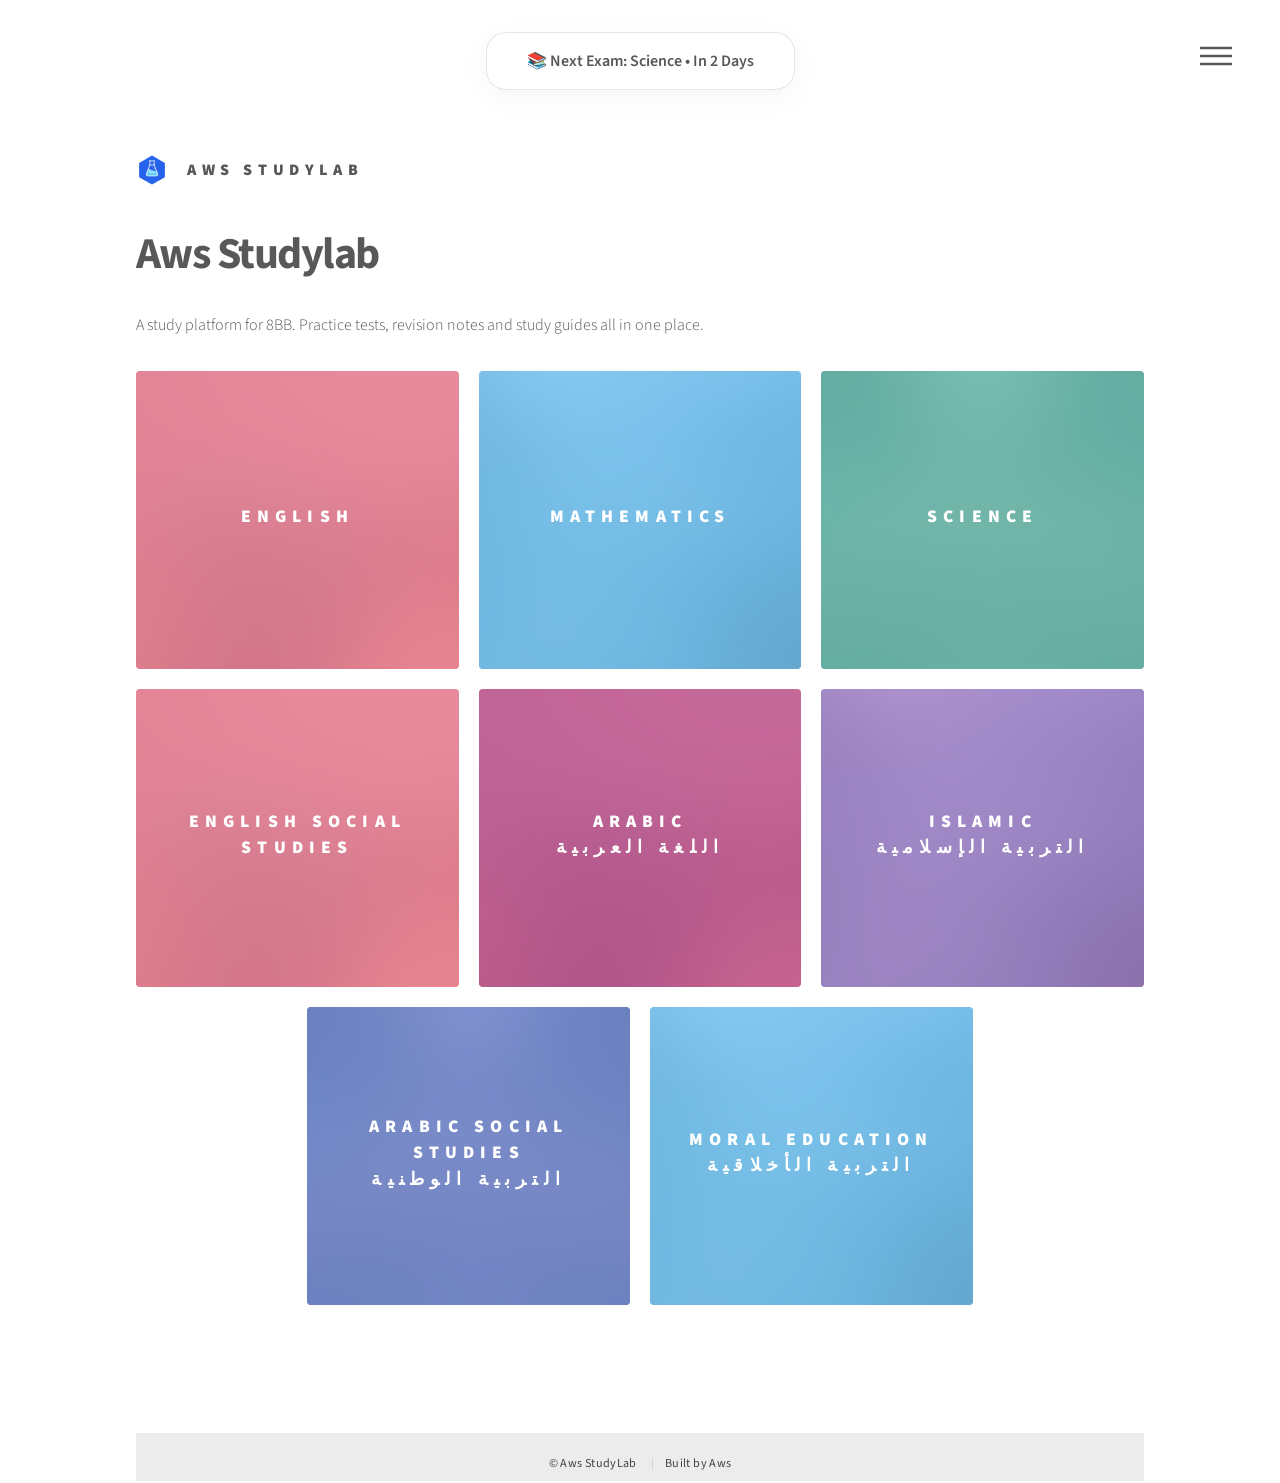
<file: index.html>
<!DOCTYPE HTML>
<!--
	Phantom by HTML5 UP
	html5up.net | @ajlkn
	Free for personal and commercial use under the CCA 3.0 license (html5up.net/license)
-->
<html>
	<head>
		<title>Aws StudyLab</title>
		<link rel="icon" type="image/svg+xml" href="images/images/main_logo.svg">
		<meta charset="utf-8" />
		<meta name="viewport" content="width=device-width, initial-scale=1, user-scalable=no" />
		<link rel="stylesheet" href="assets/css/main.css" />
		<noscript><link rel="stylesheet" href="assets/css/noscript.css" /></noscript>
	</head>
	<body class="is-preload">
		<!-- Wrapper -->
			<div id="wrapper">
				<div id="examBanner" class="top-exam-bar"></div>
				<!-- Header -->
					<header id="header">
						<div class="inner">

							<!-- Logo -->
								<div class="logo">
									<span class="symbol"><img src="images/images/main_logo.svg" alt="" /></span>
									<span class="title">Aws StudyLab</span>
								</div>
							<nav>
    <ul>
        <li>
            <a href="#menu">Menu</a>
        </li>
    </ul>
</nav>

				<!-- Menu -->
					<nav id="menu">
    <h2>Subjects</h2>

    <ul>
        <li><a href="index.html">Home</a></li>

        <li><a href="work-in-progress.html">English</a></li>
        <li><a href="work-in-progress.html">Mathematics</a></li>
        <li><a href="work-in-progress.html">Science</a></li>
        <li><a href="english-social.html">English Social Studies</a></li>
        <li><a href="arabic.html">Arabic | اللغة العربية</a></li>
        <li><a href="work-in-progress.html">Islamic | التربية الإسلامية</a></li>
        <li><a href="work-in-progress.html">Arabic Social Studies | التربية الوطنية</a></li>
        <li><a href="work-in-progress.html">Moral Education | التربية الأخلاقية</a></li>
    </ul>
</nav>

				<!-- Main -->
					<div id="main">
						<div class="inner">
							<header>
    <h1>Aws Studylab</h1>

    <p>
    A study platform for 8BB.
    Practice tests, revision notes and study guides all in one place.
    </p>
</header>
							<section class="tiles">

    <article class="style1">
        <span class="image">
            <img src="images/pic01.jpg" alt="" />
        </span>
        <a href="work-in-progress.html">
            <h2>English</h2>
            <div class="content">
                <p>Practice tests, files and study guides.</p>
            </div>
        </a>
    </article>

    <article class="style2">
        <span class="image">
            <img src="images/pic02.jpg" alt="" />
        </span>
        <a href="work-in-progress.html">
            <h2>Mathematics</h2>
            <div class="content">
                <p>Practice tests, files and study guides.</p>
            </div>
        </a>
    </article>

    <article class="style3">
        <span class="image">
            <img src="images/pic03.jpg" alt="" />
        </span>
        <a href="work-in-progress.html">
            <h2>Science</h2>
            <div class="content">
                <p>Practice tests, files and study guides.</p>
            </div>
        </a>
    </article>
								
		<article class="style1">
        <span class="image">
            <img src="images/pic01.jpg" alt="" />
        </span>
        <a href="english-social.html">
            <h2>English Social Studies</h2>
            <div class="content">
                <p>Practice tests, files and study guides.</p>
            </div>
        </a>
    </article>

    <article class="style4">
        <span class="image">
            <img src="images/pic01.jpg" alt="" />
        </span>
        <a href="arabic.html">
            <h2>Arabic<br>اللغة العربية</h2>
			<div class="content">
                <p>Practice tests, files and study guides.</p>
            </div>
        </a>
    </article>

    <article class="style5">
        <span class="image">
            <img src="images/pic02.jpg" alt="" />
        </span>
        <a href="work-in-progress.html">
            <h2>Islamic<br>التربية الإسلامية</h2>
			<div class="content">
                <p>Practice tests, files and study guides.</p>
            </div>
        </a>
    </article>

    <article class="style6">
        <span class="image">
            <img src="images/pic03.jpg" alt="" />
        </span>
        <a href="work-in-progress.html">
            <h2>Arabic Social Studies<br>التربية الوطنية</h2>
			<div class="content">
                <p>Practice tests, files and study guides.</p>
            </div>
        </a>
    </article>

    <article class="style2">
        <span class="image">
            <img src="images/pic02.jpg" alt="" />
        </span>
        <a href="work-in-progress.html">
             <h2>Moral Education<br>التربية الأخلاقية</h2>
			<div class="content">
                <p>Practice tests, files and study guides.</p>
            </div>
        </a>
    </article>

</section>
								
							</section>
						</div>
					</div>

				<!-- Footer -->
<footer id="footer">
	<div class="inner">

		<ul class="copyright">
			<li>&copy; Aws StudyLab</li>
			<li>Built by Aws</li>
		</ul>

	</div>
</footer>

			</div>

		<!-- Scripts -->
					
			<script src="assets/js/jquery.min.js"></script>
			<script src="assets/js/browser.min.js"></script>
			<script src="assets/js/breakpoints.min.js"></script>
			<script src="assets/js/util.js"></script>
						<script>

const exams = [
    {
        name: "Arabic • اللغة العربية",
        date: "2026-11-27"
    },
    {
        name: "Science",
        date: "2026-12-07"
    },
    {
        name: "Islamic Education • التربية الإسلامية",
        date: "2026-12-08"
    }
];

const today = new Date();
today.setHours(0,0,0,0);
							
const todaysExam = exams.find(exam => {
    const d = new Date(exam.date);
    d.setHours(0,0,0,0);
    return d.getTime() === today.getTime();
});

const nextExam = exams.find(exam => {
    const d = new Date(exam.date);
    d.setHours(0,0,0,0);
    return d > today;
});

if (todaysExam) {

    let html =
        `📚 ${todaysExam.name} is Today`;

    if (nextExam) {

        const examDate = new Date(nextExam.date);

        const days = Math.floor(
    (examDate - today) /
    (1000 * 60 * 60 * 24)
);

        html +=
            `<br>Next Exam: ${nextExam.name} • In ${days} Days`;
    }

    document.getElementById("examBanner").innerHTML = html;

}
else if (nextExam) {

    const examDate = new Date(nextExam.date);

    const days = Math.floor(
        (examDate - today) /
        (1000 * 60 * 60 * 24)
    );

    let countdown;

if (days === 0)
    countdown = "Today";
else if (days === 1)
    countdown = "Tomorrow";
else
    countdown = `In ${days} Days`;

document.getElementById("examBanner").innerHTML =
    `📚 Next Exam: ${nextExam.name} • ${countdown}`;
}

</script>
			<script src="assets/js/main.js"></script>

	</body>
</html>
</file>
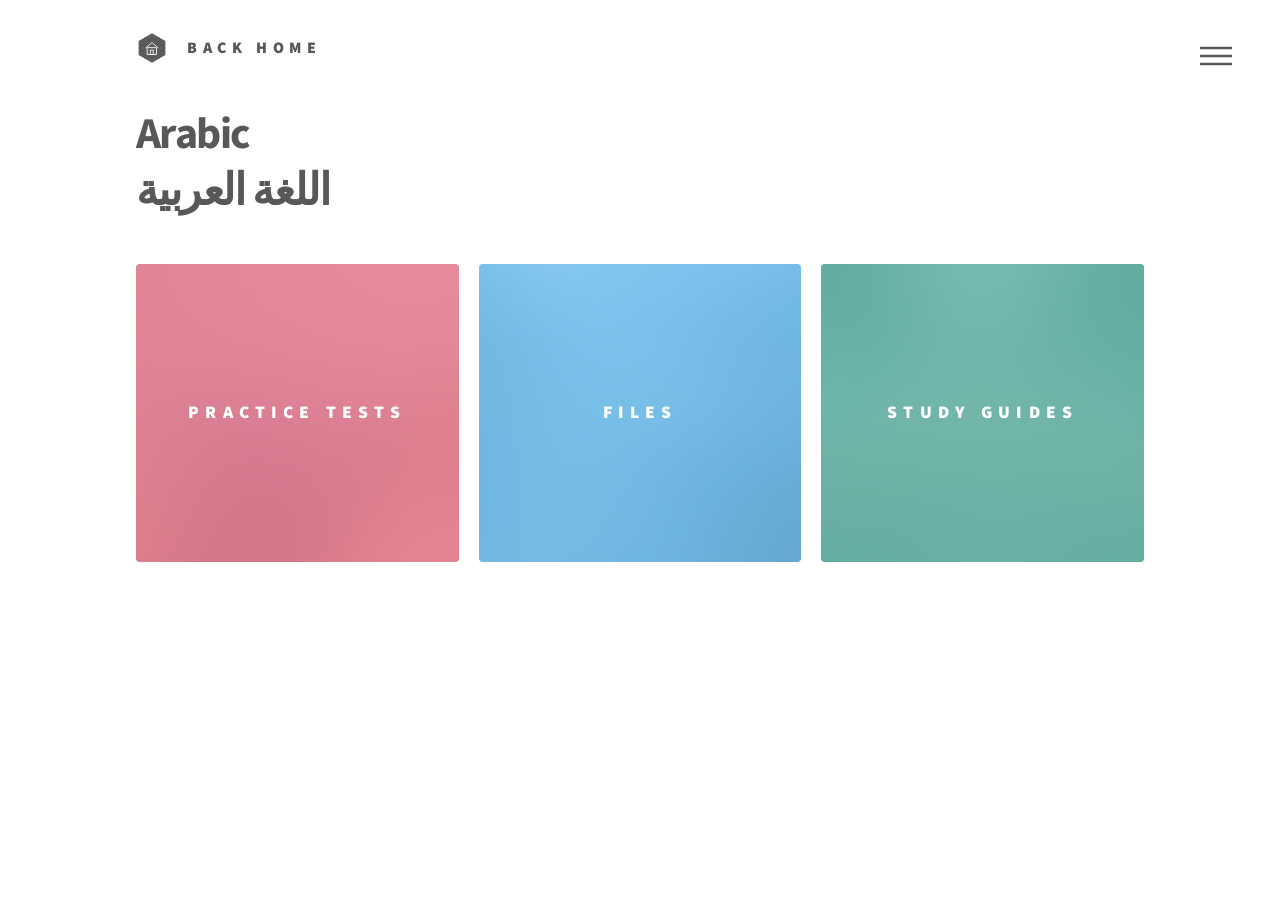
<file: arabic.html>
<!DOCTYPE HTML>
<html>
<head>
    <title>Arabic<br>اللغة العربية</title>
    <link rel="icon" type="image/svg+xml" href="images/images/main_logo.svg">
    <meta charset="utf-8" />
    <meta name="viewport" content="width=device-width, initial-scale=1, user-scalable=no" />
    <link rel="stylesheet" href="assets/css/main.css" />
    <noscript><link rel="stylesheet" href="assets/css/noscript.css" /></noscript>
</head>

<body class="is-preload">

<div id="wrapper">

    <header id="header">
        <div class="inner">

            <a href="index.html" class="logo">
                <span class="symbol">
                    <img src="images/home.svg" alt="" />
                </span>
                <span class="title">Back Home</span>
            </a>
<nav>
    <ul>
        <li><a href="#menu">Menu</a></li>
    </ul>
</nav>

        </div>
    </header>

    <div id="main">
        <div class="inner">

            <header class="subject-header">
                <h1 class="subject-name">
                    Arabic<br>اللغة العربية
                </h1>
            </header>

            <section class="tiles">

                <article class="style1">
                    <span class="image">
                        <img src="images/pic01.jpg" alt="" />
                    </span>
                    <a href="arabic_exam.html">
                        <h2>Practice Tests</h2>
                    </a>
                </article>

                <article class="style2">
                    <span class="image">
                        <img src="images/pic02.jpg" alt="" />
                    </span>
                    <a href="work-in-progress.html">
                        <h2>Files</h2>
                    </a>
                </article>

                <article class="style3">
                    <span class="image">
                        <img src="images/pic03.jpg" alt="" />
                    </span>
                    <a href="work-in-progress.html">
                        <h2>Study Guides</h2>
                    </a>
                </article>

            </section>

        </div>
    </div>

</div>
    
<nav id="menu">
    <h2>Subjects</h2>

    <ul>
        <li><a href="index.html">Home</a></li>
        <li><a href="work-in-progress.html">English</a></li>
        <li><a href="work-in-progress.html">Mathematics</a></li>
        <li><a href="work-in-progress.html">Science</a></li>
        <li><a href="english-social.html">English Social Studies</a></li>
        <li><a href="arabic.html">Arabic | اللغة العربية</a></li>
        <li><a href="work-in-progress.html">Islamic | التربية الإسلامية</a></li>
        <li><a href="work-in-progress.html">Arabic Social Studies | التربية الوطنية</a></li>
        <li><a href="work-in-progress.html">Moral Education | التربية الأخلاقية</a></li>
    </ul>
</nav>
    
<script src="assets/js/jquery.min.js"></script>
<script src="assets/js/browser.min.js"></script>
<script src="assets/js/breakpoints.min.js"></script>
<script src="assets/js/util.js"></script>
<script src="assets/js/main.js"></script>

</body>
</html>
</file>
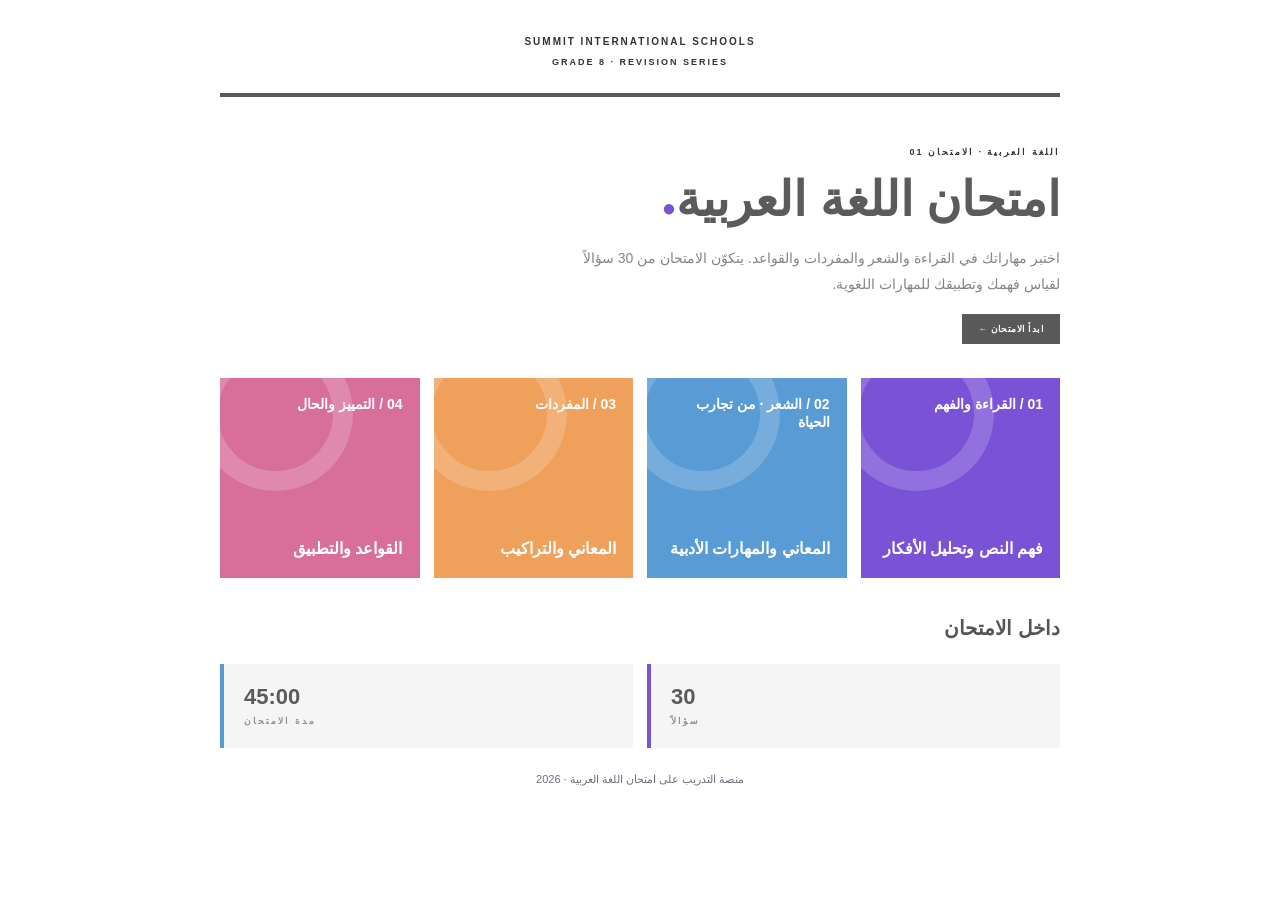
<file: arabic_exam.html>
<!DOCTYPE html>
<html lang="ar" dir="rtl">
<head>
<meta charset="UTF-8">
<meta name="viewport" content="width=device-width, initial-scale=1.0">
<title>امتحان اللغة العربية - الصف الثامن</title>
<style>

:root {
  --ink:#17191f;
  --muted:#6c707a;
  --line:#e7e8ec;
  --purple:#7654d6;
  --blue:#3979dc;
  --orange:#ed9842;
  --pink:#db6b9e;
  --green:#249b75;
  --red:#df5963;
  --paper:#ffffff;
}
html,body,div,header,section,main,h1,h2,h3,p,ul,li,button,input,label,span,small,strong,footer {
  box-sizing:border-box;
}
body {
  margin:0;
  padding:36px 24px 50px;
  background:#fff;
  color:#5b5b5b;
  font-family:Arial,sans-serif;
}
button,input {font:inherit}
button {cursor:pointer}
.container {width:100%;max-width:840px;margin:0 auto}
header {text-align:center;margin:0 auto 50px;padding-bottom:26px;border-bottom:4px solid #595959}
.logo {font-size:10px;font-weight:900;letter-spacing:2px;margin-bottom:10px;color:#30333a}
.tag {font-size:9px;color:#30333a;font-weight:800;letter-spacing:2px}
.card {background:#fff;border:1px solid var(--line);border-radius:5px;padding:24px;margin-bottom:18px}
h1,h2,h3,p {margin-top:0}
h1 {font-size:48px;line-height:1.12;margin-bottom:18px;color:#5b5b5b;font-weight:900}
h2 {font-size:22px}
h3 {font-size:16px}
.muted {color:var(--muted)}
.intro {line-height:2}
.section-label {font-size:9px;font-weight:900;letter-spacing:2px;color:#30333a;margin-bottom:16px}
.welcome-title {margin-bottom:18px}
.welcome-copy {max-width:500px;line-height:1.9;margin-bottom:16px;font-size:14px;color:#858585}
.tile-grid {display:grid;grid-template-columns:repeat(4,minmax(0,1fr));gap:14px;margin:34px 0 38px}
.tile {position:relative;overflow:hidden;min-height:200px;padding:17px;border-radius:0;color:#fff;display:flex;flex-direction:column;justify-content:space-between}
.tile:after {content:"";position:absolute;width:115px;height:115px;border:20px solid rgba(255,255,255,.18);border-radius:50%;left:-22px;top:-42px}
.tile strong {position:relative;z-index:1;font-size:14px;line-height:1.3}
.tile span {position:relative;z-index:1;font-size:16px;font-weight:800;line-height:1.5}
.tile.purple {background:#7952d6}
.tile.blue {background:#589bd5}
.tile.orange {background:#efa05a}
.tile.pink {background:#d86f9b}
.tile.green {background:var(--green)}
.tile.red {background:var(--red)}
.stats {display:grid;grid-template-columns:repeat(2,minmax(0,1fr));gap:14px;margin:24px 0 0}
.stat {border:0;border-left:4px solid #7952d6;background:#f5f5f5;padding:20px;text-align:left;border-radius:0;min-height:84px}
.stat strong {display:block;font-size:22px;font-weight:900;color:#5b5b5b}
.stat:nth-child(2) {border-left-color:#589bd5}
.stat small {font-size:9px;color:#929292;font-weight:800;letter-spacing:2px}
.instructions {display:grid;grid-template-columns:repeat(2,1fr);gap:9px;margin:16px 0 20px}
.instruction {border:1px solid var(--line);padding:12px;border-right:4px solid var(--purple);font-size:13px;line-height:1.8}
.btn {border:0;border-radius:0;padding:13px 24px;background:#595959;color:#fff;font-weight:900;font-size:11px;letter-spacing:.4px;transition:background .15s}
.btn:hover {background:#7654d6}
.btn-primary {background:#22242a;color:#fff}
.btn-secondary {background:#ececf0;color:var(--ink)}
.btn-secondary:hover {background:#dedee5}
.btn-danger {background:#22242a;color:#fff}
.btn:disabled {opacity:.4;cursor:not-allowed}
.hidden {display:none!important}
.topbar {display:flex;justify-content:space-between;align-items:center;gap:10px;margin:0 0 14px;flex-wrap:wrap}
.exam-heading {display:flex;flex-direction:column;gap:5px}
.exam-heading .section-label {font-size:8px;letter-spacing:2px;margin:0;color:#30333a}
.exam-heading strong {font-size:12px;color:#30333a;letter-spacing:.5px}
.timer {font-weight:900;color:#555;background:#f1f1f1;border:0;padding:8px 12px;border-radius:0;direction:ltr;font-size:12px}
.timer.warning {color:var(--red);background:#fff0f0}
.progress-track {height:5px;background:#e9e9e9;overflow:hidden;margin:0 0 22px}
.progress-fill {height:100%;width:0;background:var(--purple);transition:width .25s}
.question-line {display:flex;justify-content:space-between;align-items:center;gap:12px;margin-bottom:12px}
.question-line .section-label {margin:0;font-size:8px;color:var(--purple)}
.print-label {font-size:8px;color:var(--purple);background:#f1edfb;padding:5px 9px;font-weight:800}
.question-card {border:0;padding:0;margin:0 0 18px;background:transparent}
.question-panel {background:#f3f0fa;border-left:4px solid var(--purple);padding:18px 20px;margin-bottom:24px;min-height:100px}
.question-kicker {font-size:8px;font-weight:900;letter-spacing:2px;color:#777;margin-bottom:10px}
.story {background:#fff;padding:14px 16px;line-height:2;font-size:14px;margin-bottom:14px;border-left:3px solid var(--orange);color:#555}
.story h3 {color:var(--orange)}
.question-title {font-size:18px;line-height:1.7;margin:0;color:#444;font-weight:800}
.answer-heading {display:flex;justify-content:space-between;align-items:center;margin:0 0 10px;color:#555}
.answer-heading strong {font-size:14px}
.answer-heading span {font-size:8px;color:#555;letter-spacing:1px}
.options {display:grid;grid-template-columns:repeat(2,minmax(0,1fr));gap:7px}
.option {position:relative;display:flex;align-items:center;justify-content:center;gap:9px;min-height:115px;padding:16px 12px;border:0;border-radius:0;cursor:pointer;line-height:1.7;background:#7952d6;color:#fff;text-align:center;font-size:14px;font-weight:800;transition:filter .15s,outline .15s}
.option:after {content:"";position:absolute;width:68px;height:68px;border:10px solid rgba(255,255,255,.13);border-radius:50%;right:-18px;bottom:-30px;pointer-events:none}
.option:hover {filter:brightness(.96)}
.option.selected {outline:3px solid #333;outline-offset:-3px;filter:brightness(.94)}
.option input {position:absolute;opacity:0;width:1px;height:1px}
.option-letter {position:absolute;top:12px;left:12px;width:auto;height:auto;display:block;color:rgba(255,255,255,.82);font-size:8px;font-weight:900;letter-spacing:1px;background:transparent}
.option:nth-child(4n+2) {background:#589bd5}
.option:nth-child(4n+3) {background:#efa05a}
.option:nth-child(4n+4) {background:#d86f9b}
.fill-input {width:100%;padding:16px;border:1px solid var(--line);border-radius:0;outline:none;direction:rtl;background:#fff;font-size:16px}
.fill-input:focus {border-color:var(--purple)}
.actions {display:flex;justify-content:space-between;align-items:center;gap:10px;margin:20px 0 26px;padding-top:13px;border-top:1px solid #e7e7e7}
.answered-count {font-size:8px;color:#929292;text-align:center}
.btn {border:0;border-radius:0;padding:10px 16px;background:#595959;color:#fff;font-weight:900;font-size:9px;letter-spacing:.4px;transition:background .15s}
.btn:hover {background:#7654d6}
.btn-primary {background:#595959;color:#fff}
.btn-secondary {background:#fff;color:#aaa;border:1px solid #e8e8e8}
.btn-secondary:hover {background:#f5f5f5;color:#555}
.btn-danger {background:#595959;color:#fff}
.btn:disabled {opacity:.4;cursor:not-allowed}
.navigator-heading {display:flex;justify-content:space-between;align-items:center;margin:0 0 10px;color:#555}
.navigator-heading strong {font-size:14px}
.navigator-heading span {font-size:8px;font-weight:900;letter-spacing:1.5px}
.nav-grid {display:grid;grid-template-columns:repeat(10,minmax(0,1fr));gap:4px;margin:0 0 18px}
.nav-item {aspect-ratio:1/1;border:0;background:#e1e1e1;border-radius:0;padding:0;color:#fff;font-size:8px;font-weight:900}
.nav-item.current {background:#b39be9;color:#fff;outline:2px solid #555;outline-offset:1px}
.nav-item.answered {background:#d4c8f1;color:#fff}
.nav-item.current.answered {background:#7952d6;color:#fff}
.navigator-legend {display:none}
.finish-wrap {display:flex;justify-content:space-between;align-items:center;gap:12px;margin:16px 0 0;padding:12px;background:#f5f5f5}
.finish-copy {display:flex;flex-direction:column;gap:3px;font-size:10px;color:#555}
.finish-copy span {font-size:8px;color:#929292}
.finish-wrap .btn {width:auto;background:#595959;white-space:nowrap}
.result-hero {text-align:center;padding:32px;border-top:6px solid var(--purple)}
.grade {font-size:68px;font-weight:900;line-height:1.2}
.score {font-size:25px;font-weight:900;margin:8px 0}
.grade-A {color:var(--green)}
.grade-B {color:var(--blue)}
.grade-C {color:var(--orange)}
.grade-D {color:#c87837}
.grade-F {color:var(--red)}
.result-grid {display:grid;grid-template-columns:repeat(2,1fr);gap:10px}
.topic {padding:15px;border-radius:4px;background:#f7f7f9;border-top:4px solid var(--purple)}
.topic:nth-child(2) {border-color:var(--blue)}
.topic:nth-child(3) {border-color:var(--orange)}
.topic:nth-child(4) {border-color:var(--pink)}
.topic:nth-child(5) {border-color:var(--green)}
.topic-head {display:flex;justify-content:space-between;gap:8px;font-weight:800}
.mini-track {height:7px;background:#e5e5e9;margin-top:10px;overflow:hidden}
.mini-fill {height:100%;background:var(--purple)}
.review-item {border:1px solid var(--line);border-radius:4px;padding:16px;margin-bottom:12px}
.review-item.correct {border-right:5px solid var(--green)}
.review-item.wrong {border-right:5px solid var(--red)}
.answer-line {margin:7px 0;font-size:14px;line-height:1.8}
.explanation {background:#f6f6f8;padding:12px;margin-top:10px;line-height:1.9;font-size:14px}
.certificate {border:5px double #c49c43;padding:32px;text-align:center;background:#fffdf5}
.certificate h2 {color:#987327;font-size:30px}
.certificate .student {font-size:25px;font-weight:900;margin:20px}
.confetti {position:fixed;top:-20px;width:9px;height:14px;animation:fall 3s linear forwards;pointer-events:none;z-index:10}
@keyframes fall {to {transform:translateY(110vh) rotate(700deg);opacity:0}}
footer {text-align:center;color:var(--muted);font-size:11px;margin-top:25px}
@media(max-width:700px) {
  body {padding:17px 12px 35px}
  .card {padding:18px}
  h1 {font-size:25px}
  .tile-grid {grid-template-columns:repeat(2,minmax(0,1fr))}
  .tile {min-height:150px}
  h1 {font-size:36px}
  header {margin-bottom:35px}
  .options {grid-template-columns:repeat(2,minmax(0,1fr));gap:6px}
  .option {min-height:105px;padding:12px 8px;font-size:12px}
  .question-title {font-size:17px}
  .nav-grid {grid-template-columns:repeat(5,minmax(0,1fr));gap:4px}
  .actions {margin:16px 0 22px}
  .finish-wrap {align-items:flex-start}
  .finish-wrap .btn {padding:10px 12px}
  .instructions {grid-template-columns:1fr}
  .result-grid {grid-template-columns:1fr}
  .actions .btn {padding:12px 14px;font-size:13px}
}
@media print {
  body {background:#fff}
  .container {max-width:none}
  .btn,header,.topbar,.progress-track,.nav-grid,footer {display:none!important}
  .card {box-shadow:none;break-inside:avoid}
}

</style>
</head>
<body>
<div class="container">
<header>
<div class="logo">SUMMIT INTERNATIONAL SCHOOLS</div>
<div class="tag">GRADE 8 · REVISION SERIES</div>
</header>
<section id="welcome">
<div class="section-label">اللغة العربية · الامتحان 01</div>
<h1 class="welcome-title">امتحان اللغة العربية<span style="color:#7952d6;font-size:0.5em">●</span></h1>
<p class="welcome-copy muted">اختبر مهاراتك في القراءة والشعر والمفردات والقواعد. يتكوّن الامتحان من 30 سؤالاً لقياس فهمك وتطبيقك للمهارات اللغوية.</p>
<button class="btn btn-primary" id="startBtn">ابدأ الامتحان ←</button>
<button class="btn btn-secondary hidden" id="resumeBtn">استكمال المحاولة السابقة</button>
<button class="btn btn-danger hidden" id="resetSavedBtn">بدء محاولة جديدة</button>
<div class="tile-grid">
<div class="tile purple"><strong>01 / القراءة والفهم</strong><span>فهم النص وتحليل الأفكار</span></div>
<div class="tile blue"><strong>02 / الشعر · من تجارب الحياة</strong><span>المعاني والمهارات الأدبية</span></div>
<div class="tile orange"><strong>03 / المفردات</strong><span>المعاني والتراكيب</span></div>
<div class="tile pink"><strong>04 / التمييز والحال</strong><span>القواعد والتطبيق</span></div>
</div>
<h2 style="font-size:20px;margin:0 0 16px;color:#555">داخل الامتحان</h2>
<div class="stats">
<div class="stat"><strong>30</strong><small>سؤالاً</small></div>
<div class="stat"><strong>45:00</strong><small>مدة الامتحان</small></div>
</div>
</section>
<section id="quiz" class="hidden">
<div class="topbar">
  <div class="exam-heading">
    <div class="section-label">ASSESSMENT IN PROGRESS</div>
    <strong>EXAM 01</strong>
  </div>
  <div id="timer" class="timer">45:00</div>
</div>
<div class="progress-track"><div class="progress-fill" id="progressFill"></div></div>
<div class="question-line">
  <div class="section-label" id="questionCounter">QUESTION 01 / 30</div>
  <div class="print-label" id="questionSection">القراءة والفهم</div>
</div>
<div class="question-card">
  <div class="question-panel">
    <div class="question-kicker">سؤالك</div>
    <div id="storyBox" class="story hidden"></div>
    <h2 class="question-title" id="questionText"></h2>
  </div>
  <div class="answer-heading">
    <strong>اختر إجابتك</strong>
    <span>أ — ب — ج — د</span>
  </div>
  <div id="answerArea" class="options"></div>
</div>
<div class="actions">
  <button class="btn btn-secondary" id="prevBtn">← السابق</button>
  <div class="answered-count" id="progressText">0 / 30 تمت الإجابة</div>
  <button class="btn btn-primary" id="nextBtn">التالي ←</button>
</div>
<div class="navigator-heading">
  <strong>التنقل بين الأسئلة</strong>
  <span>30 سؤالاً</span>
</div>
<div class="nav-grid" id="navGrid"></div>
<div class="finish-wrap">
  <div class="finish-copy"><strong>هل أنت مستعد للتسليم؟</strong><span id="finishProgress">0 من 30 سؤالاً تمت الإجابة عنها.</span></div>
  <button class="btn btn-danger" id="finishBtn">إنهاء الامتحان ←</button>
</div>
</section>
<section id="results" class="hidden">
<div class="card result-hero" id="resultHero"><div class="section-label">النتيجة النهائية</div><div class="grade" id="gradeLetter"></div><div class="score" id="scoreText"></div><p class="muted" id="gradeMessage"></p></div>
<div class="card"><h2>تحليل مستواك</h2><div class="result-grid" id="topicResults"></div><h3 style="margin-top:22px">تقييم الأداء</h3><p id="personalFeedback" class="intro"></p></div>
<div id="certificateBox" class="card hidden"><div class="certificate"><div style="font-size:45px">🏆</div><h2>شهادة تفوق</h2><p>تشهد أكاديمية اللغة العربية بأن الطالب قد اجتاز الامتحان التجريبي بتفوق.</p><div class="student">طالب الصف الثامن</div><p id="certificateScore"></p><p style="color:#987327">اللغة العربية · الفصل الدراسي الأول 2026</p></div><button class="btn btn-secondary" onclick="window.print()">طباعة الشهادة</button></div>
<div class="card"><h2>مراجعة الإجابات</h2><div class="stats"><div class="stat"><strong id="correctCount">0</strong><small>إجابات صحيحة</small></div><div class="stat"><strong id="wrongCount">0</strong><small>إجابات خاطئة</small></div><div class="stat"><strong>30</strong><small>إجمالي الأسئلة</small></div></div><button class="btn btn-primary" id="wrongReviewBtn">عرض الإجابات الخاطئة</button> <button class="btn btn-secondary" id="allReviewBtn">عرض جميع الإجابات</button> <button class="btn btn-secondary" onclick="window.print()">طباعة النتائج</button><div id="reviewArea" class="hidden" style="margin-top:20px"></div></div>
<button class="btn btn-primary" id="retryBtn" style="width:100%">إعادة الامتحان من البداية ↻</button>
</section><footer>منصة التدريب على امتحان اللغة العربية · 2026</footer>
</div>
<script>
const story=[
`في صباح يومٍ شتويّ، أعلنت المدرسة عن مسابقةٍ تهدف إلى تحويل الساحة المهملة إلى حديقةٍ تعليمية. تحمّس الطلاب للفكرة، لكنهم اختلفوا حول طريقة تنفيذها؛ فبعضهم أراد شراء نباتاتٍ جاهزة، بينما اقترح آخرون زراعة البذور ومتابعة نموها بأنفسهم. وقف سالم يستمع إلى الجميع دون أن يقاطع أحداً، ثم اقترح تقسيم العمل إلى مجموعات، بحيث تتولى كل مجموعة مسؤوليةً محددة. لم يكن سالم أكثر الطلاب خبرةً في الزراعة، لكنه كان يؤمن بأن التعاون يحوّل الأفكار الصغيرة إلى إنجازاتٍ كبيرة.`,
`بدأ العمل بعد انتهاء الدوام المدرسي. جمع الطلاب الأدوات، ونظفوا الأرض، وأعدوا التربة بعناية. لاحظت مريم أن بعض النباتات تحتاج إلى ضوء الشمس أكثر من غيرها، فبحثت في الكتب وسألت معلمة العلوم عن أفضل مكانٍ لزراعتها. أما سالم فكان يسجل الملاحظات يومياً، ويقارن نمو النباتات، ويذكّر زملاءه بأهمية الاعتدال في الري؛ لأن كثرة الماء قد تضر الجذور بدلاً من أن تساعدها. وبعد أسبوعين، هبت رياح قوية وأسقطت بعض الأوعية، فتراجع حماس بعض الطلاب، لكن المجموعة لم تستسلم. أعادوا ترتيب الحديقة، وثبتوا الأوعية، واستفادوا من التجربة لتقوية عملهم.`,
`عندما جاء يوم عرض المشاريع، بدت الحديقة أكثر جمالاً مما توقع الجميع. لم تكن النباتات وحدها مصدر فخرهم، بل كانت التجربة التي علمتهم الصبر وحسن التخطيط واحترام آراء الآخرين. قالت المعلمة: «إن قيمة هذا العمل لا تقاس بعدد الأزهار فقط، بل بما اكتسبتموه من معرفةٍ ومسؤولية». أدرك سالم أن النجاح الحقيقي لا يأتي دائماً بسرعة، وأن الخطأ قد يصبح معلماً مفيداً إذا تعامل الإنسان معه بعقلٍ منفتح. ومنذ ذلك اليوم، أصبحت الحديقة مكاناً يجتمع فيه الطلاب للتعلم والتعاون، لا مجرد مساحةٍ خضراء تزين المدرسة.`
].join('\n\n');
const questions=[
{id:1,topic:'القراءة',section:'النص الخارجي',type:'mcq',story:true,q:'ما الفكرة الرئيسة التي يدور حولها النص؟',opts:['أهمية التعاون والصبر والتخطيط في تحقيق النجاح','ضرورة شراء الأدوات الحديثة لتحقيق التفوق','أهمية الفوز في المسابقات المدرسية مهما كانت الوسيلة','دور المعلم وحده في إنجاز المشروعات المدرسية'],a:0,e:'النص يوضح أن التعاون والتخطيط والصبر ساعدت الطلاب على تحويل فكرة الحديقة إلى إنجاز ناجح.'},
{id:2,topic:'المفردات',section:'النص الخارجي',type:'mcq',story:true,q:'ما معنى كلمة «المهملة» في الفقرة الأولى؟',opts:['التي لم تحظَ بالعناية والاهتمام','التي ازدحمت بالزوار والطلاب','التي زُرعت بأعداد كبيرة من النباتات','التي أُعدت لاستقبال المناسبات'],a:0,e:'المهملة تعني التي لم يُعتنَ بها أو تُعطَ الاهتمام اللازم.'},
{id:3,topic:'القراءة',section:'النص الخارجي',type:'mcq',story:true,q:'لماذا اقترح سالم تقسيم العمل إلى مجموعات؟',opts:['لتوزيع المسؤوليات وتنظيم جهود الطلاب','لإعفاء بعض الطلاب من المشاركة في المشروع','لإنهاء المشروع دون الحاجة إلى التخطيط','لجعل مجموعة واحدة تتحمل جميع المهام'],a:0,e:'تقسيم العمل يساعد على توزيع المهام وتنظيم العمل الجماعي.'},
{id:4,topic:'القراءة',section:'النص الخارجي',type:'tf',story:true,q:'كان سالم أكثر الطلاب خبرةً في الزراعة، ولذلك اختاره زملاؤه قائداً.',a:false,e:'النص يذكر صراحةً أنه لم يكن أكثر الطلاب خبرةً، وإنما تميز بالإيمان بالتعاون.'},
{id:5,topic:'المفردات',section:'النص الخارجي',type:'mcq',story:true,q:'ما المقصود بكلمة «الاعتدال» في عبارة «الاعتدال في الري»؟',opts:['استخدام الماء بمقدار مناسب دون إفراط','استخدام الماء بكميات كبيرة باستمرار','الامتناع تماماً عن سقي النباتات','تغيير نوع التربة كل يوم'],a:0,e:'الاعتدال هو التوسط وتجنب الإفراط أو التقصير.'},
{id:6,topic:'القراءة',section:'النص الخارجي',type:'mcq',story:true,q:'ماذا نستنتج من تصرف الطلاب بعد هبوب الرياح؟',opts:['أنهم واجهوا المشكلة بالتعاون واستفادوا من التجربة','أنهم قرروا إلغاء المشروع بسبب الصعوبات','أنهم اعتمدوا على المعلمة لإنجاز العمل بدلاً منهم','أنهم أدركوا أن التخطيط لا فائدة منه'],a:0,e:'إعادة ترتيب الحديقة وتثبيت الأوعية تدل على المرونة والتعاون وعدم الاستسلام.'},
{id:7,topic:'الحال',section:'النص الخارجي',type:'mcq',story:true,q:'في جملة «وقف سالم يستمع إلى الجميع»، ما نوع التعبير «يستمع إلى الجميع» من حيث موقعه الإعرابي؟',opts:['جملة فعلية في محل نصب حال','جملة فعلية في محل رفع خبر','جملة فعلية في محل جر نعت','جملة فعلية في محل نصب مفعول به'],a:0,e:'الجملة الفعلية بعد صاحب الحال تصف هيئته وقت وقوع الفعل، فهي في محل نصب حال.'},
{id:8,topic:'القراءة',section:'النص الخارجي',type:'mcq',story:true,q:'أي عبارة تعبّر عن التفكير النقدي الذي يدعمه النص؟',opts:['قد يتحول الخطأ إلى فرصة للتعلم إذا أحسن الإنسان التعامل معه','كل مشروع ناجح يجب أن يخلو من أي مشكلة أو عقبة','السرعة في تنفيذ العمل أهم من دراسة نتائجه','ينبغي تجاهل آراء الآخرين عند اتخاذ القرارات'],a:0,e:'النص يؤكد أن التجربة والأخطاء يمكن أن تكون مصدراً للتعلم وتحسين العمل.'},
{id:9,topic:'الشعر',section:'من تجارب الحياة',type:'mcq',q:'من الشاعر الذي نُسبت إليه قصيدة «من تجارب الحياة» في مقرر الدراسة؟',opts:['أبو تمام','أحمد شوقي','المتنبي','حافظ إبراهيم'],a:0,e:'الشاعر المذكور في عنوان النص هو أبو تمام، واسمه حبيب بن أوس الطائي.'},
{id:10,topic:'الشعر',section:'من تجارب الحياة',type:'mcq',q:'ما الاسم الحقيقي للشاعر أبي تمام؟',opts:['حبيب بن أوس الطائي','أحمد بن الحسين المتنبي','محمد بن إدريس الشافعي','أبو عثمان عمرو بن بحر'],a:0,e:'أبو تمام هو حبيب بن أوس الطائي، من شعراء العصر العباسي.'},
{id:11,topic:'الشعر',section:'من تجارب الحياة',type:'mcq',q:'إلى أي عصر أدبي ينتمي أبو تمام؟',opts:['العصر العباسي','العصر الجاهلي','العصر الأموي','العصر الأندلسي'],a:0,e:'أبو تمام من أبرز شعراء العصر العباسي.'},
{id:12,topic:'الشعر',section:'من تجارب الحياة',type:'mcq',q:'أي صفة أدبية اشتهر بها شعر أبي تمام؟',opts:['عمق المعاني وكثرة الصور البلاغية والمحسنات','الاقتصار على السرد التاريخي المباشر','استخدام اللغة العامية في معظم قصائده','الابتعاد عن الخيال والتصوير الأدبي'],a:0,e:'اشتهر أبو تمام بقوة المعاني والابتكار في الصور البلاغية والبديع.'},
{id:13,topic:'الشعر',section:'من تجارب الحياة',type:'mcq',q:'عندما يعرض الشاعر تجربة إنسانية بهدف توجيه القارئ، فإن الغرض الأقرب هو:',opts:['استخلاص الحكمة والعبرة من التجربة','وصف المكان دون التعبير عن فكرة','تسجيل الأحداث دون أي دلالة','عرض المعلومات العلمية المتخصصة'],a:0,e:'الشعر الحكمي يعرض تجارب الحياة ليستخلص منها الإنسان العبر والدروس.'},
{id:14,topic:'المفردات',section:'من تجارب الحياة',type:'mcq',q:'ما معنى «العِبرة» في سياق الحديث عن تجارب الحياة؟',opts:['الدرس المستفاد من موقف أو تجربة','المظهر الخارجي للإنسان','الخبر الذي لا يحمل أي فائدة','الحدث الذي يحدث دون سبب'],a:0,e:'العبرة هي الدرس أو الحكمة التي يتعلمها الإنسان من تجربة.'},
{id:15,topic:'الشعر',section:'من تجارب الحياة',type:'tf',q:'ينتمي أبو تمام إلى العصر العباسي، ويُعد من أبرز شعرائه.',a:true,e:'أبو تمام شاعر عباسي بارز، وله مكانة مهمة في تاريخ الشعر العربي.'},
{id:16,topic:'التمييز',section:'التمييز',type:'mcq',q:'ما التعريف الأدق للتمييز؟',opts:['اسم نكرة يوضح اسماً أو جملةً مبهمة قبله','اسم معرفة يبين هيئة صاحبه عند حدوث الفعل','فعل مضارع يوضح زمن وقوع الحدث','اسم مجرور يأتي دائماً بعد حرف الجر'],a:0,e:'التمييز اسم نكرة منصوب غالباً، يزيل الإبهام عن اسم أو نسبة.'},
{id:17,topic:'التمييز',section:'التمييز',type:'mcq',q:'حدد التمييز في الجملة: «اشتريتُ عشرين كتاباً».',opts:['كتاباً','اشتريتُ','عشرين','ضمير التاء'],a:0,e:'«كتاباً» تمييز منصوب يوضح المقصود بالعدد عشرين.'},
{id:18,topic:'التمييز',section:'التمييز',type:'mcq',q:'ما نوع التمييز في الجملة: «ازداد الطالب علماً»؟',opts:['تمييز نسبة (ملحوظ)','تمييز ذات (ملفوظ)','حال مفردة','نعت مفرد'],a:0,e:'«علماً» يوضح النسبة في الجملة، فهو تمييز نسبة أو تمييز ملحوظ.'},
{id:19,topic:'التمييز',section:'التمييز',type:'tf',q:'يأتي تمييز الذات لتوضيح كلمة مبهمة تدل على مقدار أو عدد أو وزن أو مساحة.',a:true,e:'تمييز الذات، ويسمى أيضاً الملفوظ، يوضح أسماء المقادير والأعداد ونحوها.'},
{id:20,topic:'التمييز',section:'التمييز',type:'mcq',q:'ما إعراب كلمة «ماءً» في: «شربتُ لتراً ماءً»؟',opts:['تمييز منصوب وعلامة نصبه الفتحة','حال منصوب وعلامة نصبه الفتحة','مفعول به منصوب وعلامة نصبه الفتحة','نعت مجرور وعلامة جره الكسرة'],a:0,e:'«ماءً» تمييز ذات منصوب يوضح نوع المقدار المذكور وهو اللتر.'},
{id:21,topic:'التمييز',section:'التمييز',type:'mcq',q:'أي الجمل الآتية تحتوي على تمييز نسبة؟',opts:['امتلأ القلب سروراً','رأيت الطالب مبتسماً','عاد المسافر متعباً','جاء الطفل مسرعاً'],a:0,e:'«سروراً» يوضح النسبة في جملة «امتلأ القلب»، فهو تمييز نسبة.'},
{id:22,topic:'التمييز',section:'التمييز',type:'fill',q:'أكمل: «طاب المكانُ ______». الكلمة المناسبة لتمييز النسبة هي:',answers:['هواءً','هواء'],display:'هواءً',e:'«هواءً» تمييز منصوب يوضح جهة الطيب في المكان.'},
{id:23,topic:'الحال',section:'الحال',type:'mcq',q:'ما التعريف الصحيح للحال؟',opts:['اسم نكرة منصوب يبين هيئة صاحبه عند وقوع الفعل','اسم نكرة يوضح إبهام العدد أو المقدار','اسم معرفة يحدد من قام بالفعل','فعل يبين زمن وقوع الحدث'],a:0,e:'الحال اسم نكرة منصوب يبين هيئة صاحب الحال وقت حدوث الفعل.'},
{id:24,topic:'الحال',section:'الحال',type:'mcq',q:'حدد الحال في الجملة: «عاد المسافرُ متعباً».',opts:['متعباً','المسافر','عاد','الواو'],a:0,e:'«متعباً» حال مفردة منصوبة تبين هيئة المسافر عند عودته.'},
{id:25,topic:'الحال',section:'الحال',type:'mcq',q:'ما نوع الحال في: «دخل الطلاب وهم مبتسمون»؟',opts:['جملة اسمية في محل نصب حال','جملة فعلية في محل نصب حال','حال مفردة','تمييز نسبة'],a:0,e:'«وهم مبتسمون» جملة اسمية مرتبطة بصاحب الحال بالواو، في محل نصب حال.'},
{id:26,topic:'الحال',section:'الحال',type:'tf',q:'الأصل في الحال أن يكون نكرة، وأن يكون صاحب الحال معرفة.',a:true,e:'هذه هي القاعدة العامة، مع وجود أحوال وتراكيب لها أحكام خاصة.'},
{id:27,topic:'الحال',section:'الحال',type:'mcq',q:'ما الفرق الأساسي بين الحال والنعت في الجملة: «رأيتُ طفلاً باكياً»؟',opts:['باكياً قد تكون نعتاً يصف الطفل، ويُحدد موقعها من السياق والمعنى','باكياً تمييز دائماً لأنه اسم منصوب','باكياً فعل مضارع يوضح سبب الرؤية','باكياً مفعول به ثانٍ في جميع الحالات'],a:0,e:'النعت يصف الاسم ويوضحه ويتبعه في الإعراب، أما الحال فيبين الهيئة المؤقتة لصاحبه وقت حدوث الفعل. وفي هذه الجملة يتحدد المقصود بالسياق.'},
{id:28,topic:'الحال',section:'الحال',type:'mcq',q:'أي جملة تحتوي على حال شبه جملة؟',opts:['رأيت الطائر فوق الغصن','عاد الجندي منتصراً','دخل الطالب وهو يبتسم','السماء صافية اليوم'],a:0,e:'«فوق الغصن» ظرف مكان متعلق بمحذوف في محل نصب حال، على تقدير: مستقراً فوق الغصن.'},
{id:29,topic:'الحال',section:'الحال',type:'mcq',q:'ما صاحب الحال في الجملة: «وقف المعلمُ مبتسماً»؟',opts:['المعلم','وقف','مبتسماً','الفاعل المستتر'],a:0,e:'صاحب الحال هو الاسم الذي تبين الحال هيئته، وهو «المعلم».'},
{id:30,topic:'الحال',section:'الحال',type:'fill',q:'أكمل بجمع الحال المناسب: «عاد اللاعبون ______» (منتصر).',answers:['منتصرين'],display:'منتصرين',e:'«منتصرين» حال مفردة منصوبة بالياء لأنها جمع مذكر سالم.'}
];
let order=[],answers={},current=0,remaining=2700,timerInterval=null,finished=false,finalData=null;
const STORAGE='arabic_final_grade8_v1';const $=id=>document.getElementById(id);
function shuffle(arr){let a=[...arr];for(let i=a.length-1;i>0;i--){let j=Math.floor(Math.random()*(i+1));[a[i],a[j]]=[a[j],a[i]];}return a;}
function save(){if(!finished)localStorage.setItem(STORAGE,JSON.stringify({order:order.map(q=>q.id),answers,current,remaining}));}
function restore(){try{const s=JSON.parse(localStorage.getItem(STORAGE));if(!s||!Array.isArray(s.order)||s.order.length!==30)return false;const map=Object.fromEntries(questions.map(q=>[q.id,q]));order=s.order.map(id=>map[id]);if(order.some(q=>!q))return false;answers=s.answers||{};current=Math.max(0,Math.min(29,s.current||0));remaining=Math.max(0,s.remaining||0);return true;}catch(e){return false;}}
function startQuiz(useSaved=false){if(!useSaved){order=shuffle(questions);answers={};current=0;remaining=2700;finished=false;}$('welcome').classList.add('hidden');$('quiz').classList.remove('hidden');$('results').classList.add('hidden');render();updateTimer();clearInterval(timerInterval);timerInterval=setInterval(()=>{if(remaining>0){remaining--;updateTimer();save();}else finishQuiz(true);},1000);save();}
function updateTimer(){let m=Math.floor(remaining/60).toString().padStart(2,'0'),s=(remaining%60).toString().padStart(2,'0');$('timer').textContent=m+':'+s;$('timer').classList.toggle('warning',remaining<=300);}
function progress(){let count=order.filter(q=>answers[q.id]!==undefined&&answers[q.id]!==null&&String(answers[q.id]).trim()!=='').length,p=Math.round(count/30*100);$('progressFill').style.width=p+'%';$('progressText').textContent=count+' / 30 تمت الإجابة';$('finishProgress').textContent=count+' من 30 سؤالاً تمت الإجابة عنها.';}
function typeName(t){return t==='mcq'?'اختيار من متعدد':t==='tf'?'صح أم خطأ':'أكمل الفراغ';}
function render(){const q=order[current];$('questionCounter').textContent=`QUESTION ${String(current+1).padStart(2,'0')} / 30`;$('questionSection').textContent=q.section+' · '+typeName(q.type);$('questionText').textContent=q.q;$('prevBtn').disabled=current===0;$('nextBtn').textContent=current===29?'مراجعة الإنهاء':'التالي ←';$('storyBox').classList.toggle('hidden',!q.story);if(q.story)$('storyBox').innerHTML='<h3>النص الخارجي: حديقة المدرسة</h3>'+story.split('\n\n').map(p=>'<p>'+escapeHTML(p)+'</p>').join('');const area=$('answerArea');area.innerHTML='';if(q.type==='fill'){let input=document.createElement('input');input.className='fill-input';input.placeholder='اكتب إجابتك هنا...';input.value=answers[q.id]||'';input.autocomplete='off';input.addEventListener('input',()=>{answers[q.id]=input.value;save();progress();renderNav();});area.appendChild(input);}else{let opts=q.type==='tf'?['صواب','خطأ']:q.opts;if(!q.displayOptions)q.displayOptions=shuffle(opts.map((v,i)=>({text:v,original:i})));q.displayOptions.forEach((opt,i)=>{let selected=String(answers[q.id])===String(opt.original),label=document.createElement('label');label.className='option'+(selected?' selected':'');let radio=document.createElement('input');radio.type='radio';radio.name='answer';radio.checked=selected;radio.addEventListener('change',()=>{answers[q.id]=opt.original;save();render();});let letter=document.createElement('span');letter.className='option-letter';letter.textContent=q.type==='tf'?'TRUE / FALSE':'OPTION '+String.fromCharCode(65+i);let text=document.createElement('span');text.textContent=opt.text;label.append(radio,letter,text);area.appendChild(label);});}renderNav();progress();}
function renderNav(){const grid=$('navGrid');grid.innerHTML='';order.forEach((q,i)=>{let b=document.createElement('button');b.className='nav-item'+(i===current?' current':'')+(hasAnswer(q)?' answered':'');b.textContent=i+1;b.addEventListener('click',()=>{if(i!==current&&!hasAnswer(order[current])){alert('يرجى اختيار إجابة للسؤال الحالي قبل الانتقال.');return;}current=i;render();save();});grid.appendChild(b);});}
function hasAnswer(q){return answers[q.id]!==undefined&&answers[q.id]!==null&&String(answers[q.id]).trim()!=='';}
function escapeHTML(s){return s.replace(/[&<>"']/g,c=>({'&':'&amp;','<':'&lt;','>':'&gt;','"':'&quot;',"'":'&#39;'}[c]));}
function normalized(s){return String(s||'').trim().replace(/[ًٌٍَُِّْـ]/g,'').replace(/[أإآ]/g,'ا').replace(/ى/g,'ي').replace(/\s+/g,' ').replace(/[.,،؛؟!]/g,'');}
function isCorrect(q){if(q.type==='fill')return q.answers.some(a=>normalized(a)===normalized(answers[q.id]));if(q.type==='tf')return Number(answers[q.id])===(q.a?0:1);return Number(answers[q.id])===q.a;}
function next(){if(!hasAnswer(order[current])){alert('لا يمكنك الانتقال قبل الإجابة عن السؤال.');return;}if(current<29){current++;render();save();}else{let unanswered=order.filter(q=>!hasAnswer(q));if(unanswered.length){current=order.findIndex(q=>!hasAnswer(q));render();alert('بقيت أسئلة دون إجابة. أجب عنها أولاً.');}else if(confirm('هل تريد إنهاء الامتحان وتسليم جميع الإجابات؟'))finishQuiz(false);}}
function previous(){if(current>0){current--;render();save();}}
function finishQuiz(timeout=false){if(finished)return;let unanswered=order.filter(q=>!hasAnswer(q));if(unanswered.length&&!timeout){alert('لا يمكن تسليم الامتحان. يوجد '+unanswered.length+' سؤال دون إجابة.');current=order.findIndex(q=>!hasAnswer(q));render();return;}if(!timeout&&!confirm('هل أنت متأكد من إنهاء الامتحان؟ لن تستطيع تغيير إجاباتك بعد ذلك.'))return;finished=true;clearInterval(timerInterval);localStorage.removeItem(STORAGE);let correct=order.filter(isCorrect).length,percent=Math.round(correct/30*100),grade=percent>=90?'A':percent>=80?'B':percent>=70?'C':percent>=60?'D':'F';finalData={correct,percent,grade};showResults();}
function showResults(){$('quiz').classList.add('hidden');$('results').classList.remove('hidden');let {correct,percent,grade}=finalData;$('gradeLetter').textContent=grade;$('gradeLetter').className='grade grade-'+grade;$('scoreText').textContent=correct+' / 30 · '+percent+'%';let messages={A:'ممتاز! لقد أظهرت إتقاناً عالياً لمهارات اللغة العربية.',B:'أداء قوي جداً! راجع بعض التفاصيل للوصول إلى الدرجة الكاملة.',C:'أداء جيد. تحتاج إلى مراجعة بعض المهارات والقواعد.',D:'أنت على الطريق الصحيح، لكنك تحتاج إلى تدريب إضافي.',F:'لا تقلق، هذه فرصة لمعرفة نقاط الضعف وتحسين مستواك.'};$('gradeMessage').textContent=messages[grade];$('correctCount').textContent=correct;$('wrongCount').textContent=30-correct;let topics=['القراءة','الشعر','المفردات','التمييز','الحال'],labels={القراءة:'القراءة والفهم',الشعر:'الشعر والأدب',المفردات:'المفردات',التمييز:'التمييز',الحال:'الحال'},performance={};topics.forEach(t=>{let subset=order.filter(q=>q.topic===t),got=subset.filter(isCorrect).length;performance[t]={got,total:subset.length,pct:subset.length?Math.round(got/subset.length*100):0};});$('topicResults').innerHTML=topics.map(t=>{let p=performance[t];return `<div class="topic"><div class="topic-head"><span>${labels[t]}</span><span>${p.got}/${p.total}</span></div><div class="mini-track"><div class="mini-fill" style="width:${p.pct}%"></div></div><small class="muted">${p.pct}%</small></div>`;}).join('');let strongest=topics.filter(t=>performance[t].total).sort((a,b)=>performance[b].pct-performance[a].pct),weakest=[...strongest].reverse(),feedback='';if(correct===30)feedback='أجبت عن جميع الأسئلة إجابة صحيحة. حافظ على هذا المستوى وواصل التدريب.';else{let best=strongest[0],weak=weakest[0];feedback='أقوى مهارة لديك هي '+labels[best]+' ('+performance[best].pct+'%). ';feedback+='تحتاج إلى التركيز أكثر على '+labels[weak]+' ('+performance[weak].pct+'%). ';if(performance['التمييز'].pct<70)feedback+='راجع الفرق بين تمييز الذات وتمييز النسبة وإعراب كل منهما. ';if(performance['الحال'].pct<70)feedback+='تدرّب على تحديد صاحب الحال وأنواع الحال والفرق بينه وبين النعت. ';if(performance['القراءة'].pct<70)feedback+='اقرأ النصوص بتركيز واستخرج الفكرة الرئيسة والأدلة والمعاني الضمنية. ';if(performance['الشعر'].pct<70)feedback+='راجع معلومات الشاعر والأفكار العامة والخصائص الأدبية. ';}$('personalFeedback').textContent=feedback;$('certificateBox').classList.toggle('hidden',percent<=90);$('certificateScore').textContent='النتيجة: '+correct+' من 30 ('+percent+'%)';$('reviewArea').classList.add('hidden');$('wrongReviewBtn').onclick=()=>showReview('wrong');$('allReviewBtn').onclick=()=>showReview('all');if(percent>=90)confetti();}
function correctText(q){if(q.type==='fill')return q.display;if(q.type==='tf')return q.a?'صواب':'خطأ';return q.opts[q.a];}
function userText(q){if(!hasAnswer(q))return 'لم تتم الإجابة';if(q.type==='fill')return answers[q.id];if(q.type==='tf')return Number(answers[q.id])===0?'صواب':'خطأ';return q.opts[Number(answers[q.id])];}
function showReview(mode){let area=$('reviewArea');area.classList.remove('hidden');let selected=order.filter(q=>mode==='all'||!isCorrect(q));if(!selected.length){area.innerHTML='<p>ممتاز! لا توجد إجابات خاطئة.</p>';return;}area.innerHTML=selected.map(q=>{let correct=isCorrect(q);return `<div class="review-item ${correct?'correct':'wrong'}"><div class="section-label">${q.section} · ${typeName(q.type)}</div><strong>${q.q}</strong><div class="answer-line">إجابتك: <strong>${escapeHTML(userText(q))}</strong></div><div class="answer-line">الإجابة الصحيحة: <strong style="color:var(--green)">${escapeHTML(correctText(q))}</strong></div><div class="explanation"><strong>التفسير:</strong> ${q.e}</div><div style="margin-top:8px;color:${correct?'var(--green)':'var(--red)'};font-weight:700">${correct?'✓ إجابة صحيحة':'✗ إجابة خاطئة'}</div></div>`;}).join('');}
function confetti(){for(let i=0;i<90;i++){let el=document.createElement('div');el.className='confetti';el.style.left=Math.random()*100+'vw';el.style.background=['#7654d6','#3979dc','#ed9842','#db6b9e','#249b75','#df5963'][i%5];el.style.animationDelay=Math.random()*2+'s';document.body.appendChild(el);setTimeout(()=>el.remove(),5000);}}
$('startBtn').onclick=()=>startQuiz(false);$('resumeBtn').onclick=()=>startQuiz(true);$('resetSavedBtn').onclick=()=>{if(confirm('هل تريد حذف المحاولة السابقة والبدء من جديد؟')){localStorage.removeItem(STORAGE);startQuiz(false);}};$('nextBtn').onclick=next;$('prevBtn').onclick=previous;$('finishBtn').onclick=()=>finishQuiz(false);$('retryBtn').onclick=()=>{if(confirm('ستُحذف نتيجة المحاولة الحالية. هل تريد البدء من جديد؟')){finished=false;finalData=null;startQuiz(false);}};
(function init(){if(restore()){$('resumeBtn').classList.remove('hidden');$('resetSavedBtn').classList.remove('hidden');}})();
</script>
</body>
</html>
</file>
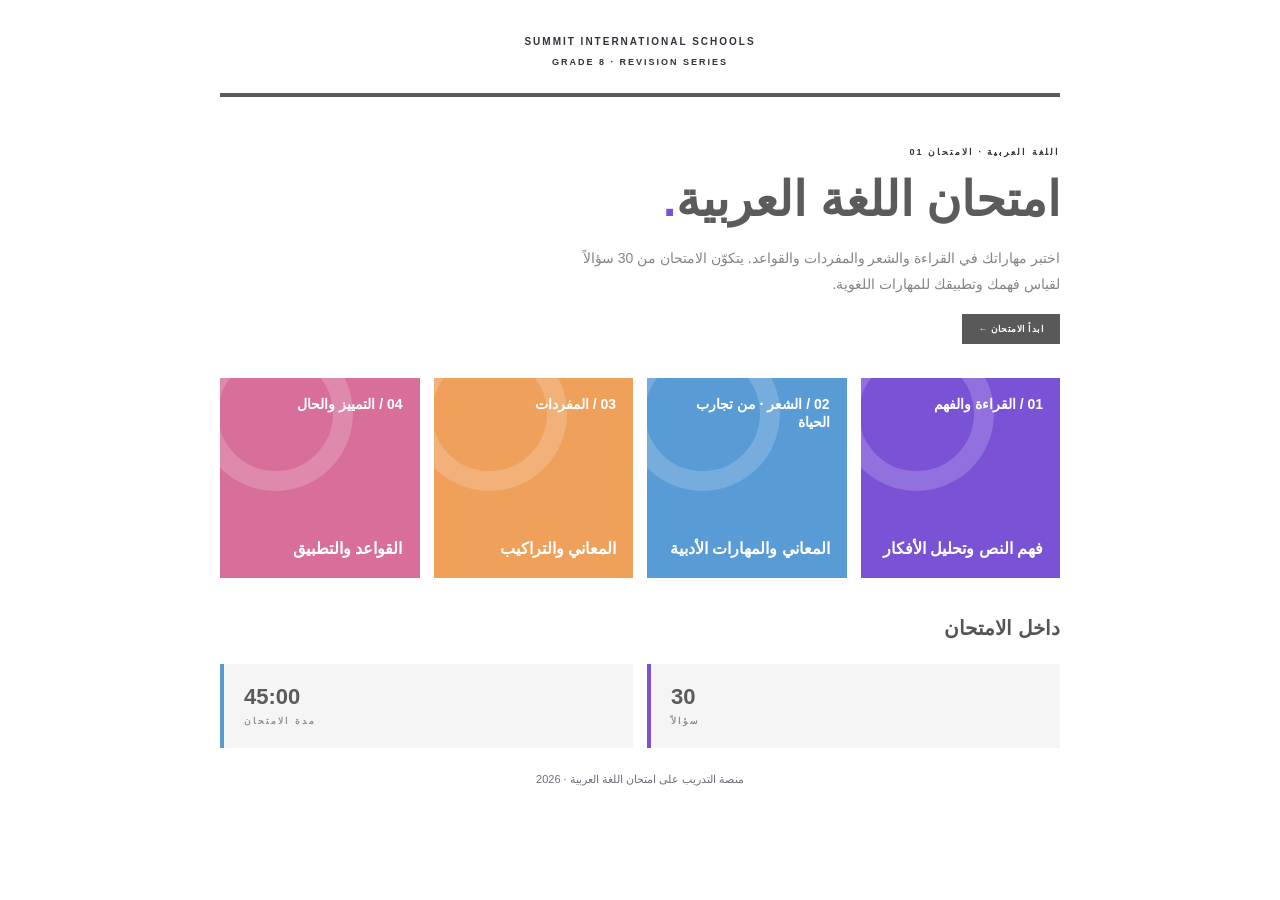
<file: arabic_exam_ess_inside_layout.html>
<!DOCTYPE html>
<html lang="ar" dir="rtl">
<head>
<meta charset="UTF-8">
<meta name="viewport" content="width=device-width, initial-scale=1.0">
<title>امتحان اللغة العربية - الصف الثامن</title>
<style>

:root {
  --ink:#17191f;
  --muted:#6c707a;
  --line:#e7e8ec;
  --purple:#7654d6;
  --blue:#3979dc;
  --orange:#ed9842;
  --pink:#db6b9e;
  --green:#249b75;
  --red:#df5963;
  --paper:#ffffff;
}
html,body,div,header,section,main,h1,h2,h3,p,ul,li,button,input,label,span,small,strong,footer {
  box-sizing:border-box;
}
body {
  margin:0;
  padding:36px 24px 50px;
  background:#fff;
  color:#5b5b5b;
  font-family:Arial,sans-serif;
}
button,input {font:inherit}
button {cursor:pointer}
.container {width:100%;max-width:840px;margin:0 auto}
header {text-align:center;margin:0 auto 50px;padding-bottom:26px;border-bottom:4px solid #595959}
.logo {font-size:10px;font-weight:900;letter-spacing:2px;margin-bottom:10px;color:#30333a}
.tag {font-size:9px;color:#30333a;font-weight:800;letter-spacing:2px}
.card {background:#fff;border:1px solid var(--line);border-radius:5px;padding:24px;margin-bottom:18px}
h1,h2,h3,p {margin-top:0}
h1 {font-size:48px;line-height:1.12;margin-bottom:18px;color:#5b5b5b;font-weight:900}
h2 {font-size:22px}
h3 {font-size:16px}
.muted {color:var(--muted)}
.intro {line-height:2}
.section-label {font-size:9px;font-weight:900;letter-spacing:2px;color:#30333a;margin-bottom:16px}
.welcome-title {margin-bottom:18px}
.welcome-copy {max-width:500px;line-height:1.9;margin-bottom:16px;font-size:14px;color:#858585}
.tile-grid {display:grid;grid-template-columns:repeat(4,minmax(0,1fr));gap:14px;margin:34px 0 38px}
.tile {position:relative;overflow:hidden;min-height:200px;padding:17px;border-radius:0;color:#fff;display:flex;flex-direction:column;justify-content:space-between}
.tile:after {content:"";position:absolute;width:115px;height:115px;border:20px solid rgba(255,255,255,.18);border-radius:50%;left:-22px;top:-42px}
.tile strong {position:relative;z-index:1;font-size:14px;line-height:1.3}
.tile span {position:relative;z-index:1;font-size:16px;font-weight:800;line-height:1.5}
.tile.purple {background:#7952d6}
.tile.blue {background:#589bd5}
.tile.orange {background:#efa05a}
.tile.pink {background:#d86f9b}
.tile.green {background:var(--green)}
.tile.red {background:var(--red)}
.stats {display:grid;grid-template-columns:repeat(2,minmax(0,1fr));gap:14px;margin:24px 0 0}
.stat {border:0;border-left:4px solid #7952d6;background:#f5f5f5;padding:20px;text-align:left;border-radius:0;min-height:84px}
.stat strong {display:block;font-size:22px;font-weight:900;color:#5b5b5b}
.stat:nth-child(2) {border-left-color:#589bd5}
.stat small {font-size:9px;color:#929292;font-weight:800;letter-spacing:2px}
.instructions {display:grid;grid-template-columns:repeat(2,1fr);gap:9px;margin:16px 0 20px}
.instruction {border:1px solid var(--line);padding:12px;border-right:4px solid var(--purple);font-size:13px;line-height:1.8}
.btn {border:0;border-radius:0;padding:13px 24px;background:#595959;color:#fff;font-weight:900;font-size:11px;letter-spacing:.4px;transition:background .15s}
.btn:hover {background:#7654d6}
.btn-primary {background:#22242a;color:#fff}
.btn-secondary {background:#ececf0;color:var(--ink)}
.btn-secondary:hover {background:#dedee5}
.btn-danger {background:#22242a;color:#fff}
.btn:disabled {opacity:.4;cursor:not-allowed}
.hidden {display:none!important}
.topbar {display:flex;justify-content:space-between;align-items:center;gap:10px;margin:0 0 14px;flex-wrap:wrap}
.exam-heading {display:flex;flex-direction:column;gap:5px}
.exam-heading .section-label {font-size:8px;letter-spacing:2px;margin:0;color:#30333a}
.exam-heading strong {font-size:12px;color:#30333a;letter-spacing:.5px}
.timer {font-weight:900;color:#555;background:#f1f1f1;border:0;padding:8px 12px;border-radius:0;direction:ltr;font-size:12px}
.timer.warning {color:var(--red);background:#fff0f0}
.progress-track {height:5px;background:#e9e9e9;overflow:hidden;margin:0 0 22px}
.progress-fill {height:100%;width:0;background:var(--purple);transition:width .25s}
.question-line {display:flex;justify-content:space-between;align-items:center;gap:12px;margin-bottom:12px}
.question-line .section-label {margin:0;font-size:8px;color:var(--purple)}
.print-label {font-size:8px;color:var(--purple);background:#f1edfb;padding:5px 9px;font-weight:800}
.question-card {border:0;padding:0;margin:0 0 18px;background:transparent}
.question-panel {background:#f3f0fa;border-left:4px solid var(--purple);padding:18px 20px;margin-bottom:24px;min-height:100px}
.question-kicker {font-size:8px;font-weight:900;letter-spacing:2px;color:#777;margin-bottom:10px}
.story {background:#fff;padding:14px 16px;line-height:2;font-size:14px;margin-bottom:14px;border-left:3px solid var(--orange);color:#555}
.story h3 {color:var(--orange)}
.question-title {font-size:18px;line-height:1.7;margin:0;color:#444;font-weight:800}
.answer-heading {display:flex;justify-content:space-between;align-items:center;margin:0 0 10px;color:#555}
.answer-heading strong {font-size:14px}
.answer-heading span {font-size:8px;color:#555;letter-spacing:1px}
.options {display:grid;grid-template-columns:repeat(2,minmax(0,1fr));gap:7px}
.option {position:relative;display:flex;align-items:center;justify-content:center;gap:9px;min-height:115px;padding:16px 12px;border:0;border-radius:0;cursor:pointer;line-height:1.7;background:#7952d6;color:#fff;text-align:center;font-size:14px;font-weight:800;transition:filter .15s,outline .15s}
.option:after {content:"";position:absolute;width:68px;height:68px;border:10px solid rgba(255,255,255,.13);border-radius:50%;right:-18px;bottom:-30px;pointer-events:none}
.option:hover {filter:brightness(.96)}
.option.selected {outline:3px solid #333;outline-offset:-3px;filter:brightness(.94)}
.option input {position:absolute;opacity:0;width:1px;height:1px}
.option-letter {position:absolute;top:12px;left:12px;width:auto;height:auto;display:block;color:rgba(255,255,255,.82);font-size:8px;font-weight:900;letter-spacing:1px;background:transparent}
.option:nth-child(4n+2) {background:#589bd5}
.option:nth-child(4n+3) {background:#efa05a}
.option:nth-child(4n+4) {background:#d86f9b}
.fill-input {width:100%;padding:16px;border:1px solid var(--line);border-radius:0;outline:none;direction:rtl;background:#fff;font-size:16px}
.fill-input:focus {border-color:var(--purple)}
.actions {display:flex;justify-content:space-between;align-items:center;gap:10px;margin:20px 0 26px;padding-top:13px;border-top:1px solid #e7e7e7}
.answered-count {font-size:8px;color:#929292;text-align:center}
.btn {border:0;border-radius:0;padding:10px 16px;background:#595959;color:#fff;font-weight:900;font-size:9px;letter-spacing:.4px;transition:background .15s}
.btn:hover {background:#7654d6}
.btn-primary {background:#595959;color:#fff}
.btn-secondary {background:#fff;color:#aaa;border:1px solid #e8e8e8}
.btn-secondary:hover {background:#f5f5f5;color:#555}
.btn-danger {background:#595959;color:#fff}
.btn:disabled {opacity:.4;cursor:not-allowed}
.navigator-heading {display:flex;justify-content:space-between;align-items:center;margin:0 0 10px;color:#555}
.navigator-heading strong {font-size:14px}
.navigator-heading span {font-size:8px;font-weight:900;letter-spacing:1.5px}
.nav-grid {display:grid;grid-template-columns:repeat(10,minmax(0,1fr));gap:4px;margin:0 0 18px}
.nav-item {aspect-ratio:1/1;border:0;background:#e1e1e1;border-radius:0;padding:0;color:#fff;font-size:8px;font-weight:900}
.nav-item.current {background:#b39be9;color:#fff;outline:2px solid #555;outline-offset:1px}
.nav-item.answered {background:#d4c8f1;color:#fff}
.nav-item.current.answered {background:#7952d6;color:#fff}
.navigator-legend {display:none}
.finish-wrap {display:flex;justify-content:space-between;align-items:center;gap:12px;margin:16px 0 0;padding:12px;background:#f5f5f5}
.finish-copy {display:flex;flex-direction:column;gap:3px;font-size:10px;color:#555}
.finish-copy span {font-size:8px;color:#929292}
.finish-wrap .btn {width:auto;background:#595959;white-space:nowrap}
.result-hero {text-align:center;padding:32px;border-top:6px solid var(--purple)}
.grade {font-size:68px;font-weight:900;line-height:1.2}
.score {font-size:25px;font-weight:900;margin:8px 0}
.grade-A {color:var(--green)}
.grade-B {color:var(--blue)}
.grade-C {color:var(--orange)}
.grade-D {color:#c87837}
.grade-F {color:var(--red)}
.result-grid {display:grid;grid-template-columns:repeat(2,1fr);gap:10px}
.topic {padding:15px;border-radius:4px;background:#f7f7f9;border-top:4px solid var(--purple)}
.topic:nth-child(2) {border-color:var(--blue)}
.topic:nth-child(3) {border-color:var(--orange)}
.topic:nth-child(4) {border-color:var(--pink)}
.topic:nth-child(5) {border-color:var(--green)}
.topic-head {display:flex;justify-content:space-between;gap:8px;font-weight:800}
.mini-track {height:7px;background:#e5e5e9;margin-top:10px;overflow:hidden}
.mini-fill {height:100%;background:var(--purple)}
.review-item {border:1px solid var(--line);border-radius:4px;padding:16px;margin-bottom:12px}
.review-item.correct {border-right:5px solid var(--green)}
.review-item.wrong {border-right:5px solid var(--red)}
.answer-line {margin:7px 0;font-size:14px;line-height:1.8}
.explanation {background:#f6f6f8;padding:12px;margin-top:10px;line-height:1.9;font-size:14px}
.certificate {border:5px double #c49c43;padding:32px;text-align:center;background:#fffdf5}
.certificate h2 {color:#987327;font-size:30px}
.certificate .student {font-size:25px;font-weight:900;margin:20px}
.confetti {position:fixed;top:-20px;width:9px;height:14px;animation:fall 3s linear forwards;pointer-events:none;z-index:10}
@keyframes fall {to {transform:translateY(110vh) rotate(700deg);opacity:0}}
footer {text-align:center;color:var(--muted);font-size:11px;margin-top:25px}
@media(max-width:700px) {
  body {padding:17px 12px 35px}
  .card {padding:18px}
  h1 {font-size:25px}
  .tile-grid {grid-template-columns:repeat(2,minmax(0,1fr))}
  .tile {min-height:150px}
  h1 {font-size:36px}
  header {margin-bottom:35px}
  .options {grid-template-columns:repeat(2,minmax(0,1fr));gap:6px}
  .option {min-height:105px;padding:12px 8px;font-size:12px}
  .question-title {font-size:17px}
  .nav-grid {grid-template-columns:repeat(5,minmax(0,1fr));gap:4px}
  .actions {margin:16px 0 22px}
  .finish-wrap {align-items:flex-start}
  .finish-wrap .btn {padding:10px 12px}
  .instructions {grid-template-columns:1fr}
  .result-grid {grid-template-columns:1fr}
  .actions .btn {padding:12px 14px;font-size:13px}
}
@media print {
  body {background:#fff}
  .container {max-width:none}
  .btn,header,.topbar,.progress-track,.nav-grid,footer {display:none!important}
  .card {box-shadow:none;break-inside:avoid}
}

</style>
</head>
<body>
<div class="container">
<header>
<div class="logo">SUMMIT INTERNATIONAL SCHOOLS</div>
<div class="tag">GRADE 8 · REVISION SERIES</div>
</header>
<section id="welcome">
<div class="section-label">اللغة العربية · الامتحان 01</div>
<h1 class="welcome-title">امتحان اللغة العربية<span style="color:#7952d6">.</span></h1>
<p class="welcome-copy muted">اختبر مهاراتك في القراءة والشعر والمفردات والقواعد. يتكوّن الامتحان من 30 سؤالاً لقياس فهمك وتطبيقك للمهارات اللغوية.</p>
<button class="btn btn-primary" id="startBtn">ابدأ الامتحان ←</button>
<button class="btn btn-secondary hidden" id="resumeBtn">استكمال المحاولة السابقة</button>
<button class="btn btn-danger hidden" id="resetSavedBtn">بدء محاولة جديدة</button>
<div class="tile-grid">
<div class="tile purple"><strong>01 / القراءة والفهم</strong><span>فهم النص وتحليل الأفكار</span></div>
<div class="tile blue"><strong>02 / الشعر · من تجارب الحياة</strong><span>المعاني والمهارات الأدبية</span></div>
<div class="tile orange"><strong>03 / المفردات</strong><span>المعاني والتراكيب</span></div>
<div class="tile pink"><strong>04 / التمييز والحال</strong><span>القواعد والتطبيق</span></div>
</div>
<h2 style="font-size:20px;margin:0 0 16px;color:#555">داخل الامتحان</h2>
<div class="stats">
<div class="stat"><strong>30</strong><small>سؤالاً</small></div>
<div class="stat"><strong>45:00</strong><small>مدة الامتحان</small></div>
</div>
</section>
<section id="quiz" class="hidden">
<div class="topbar">
  <div class="exam-heading">
    <div class="section-label">ASSESSMENT IN PROGRESS</div>
    <strong>EXAM 01</strong>
  </div>
  <div id="timer" class="timer">45:00</div>
</div>
<div class="progress-track"><div class="progress-fill" id="progressFill"></div></div>
<div class="question-line">
  <div class="section-label" id="questionCounter">QUESTION 01 / 30</div>
  <div class="print-label" id="questionSection">القراءة والفهم</div>
</div>
<div class="question-card">
  <div class="question-panel">
    <div class="question-kicker">سؤالك</div>
    <div id="storyBox" class="story hidden"></div>
    <h2 class="question-title" id="questionText"></h2>
  </div>
  <div class="answer-heading">
    <strong>اختر إجابتك</strong>
    <span>أ — ب — ج — د</span>
  </div>
  <div id="answerArea" class="options"></div>
</div>
<div class="actions">
  <button class="btn btn-secondary" id="prevBtn">← السابق</button>
  <div class="answered-count" id="progressText">0 / 30 تمت الإجابة</div>
  <button class="btn btn-primary" id="nextBtn">التالي ←</button>
</div>
<div class="navigator-heading">
  <strong>التنقل بين الأسئلة</strong>
  <span>30 سؤالاً</span>
</div>
<div class="nav-grid" id="navGrid"></div>
<div class="finish-wrap">
  <div class="finish-copy"><strong>هل أنت مستعد للتسليم؟</strong><span id="finishProgress">0 من 30 سؤالاً تمت الإجابة عنها.</span></div>
  <button class="btn btn-danger" id="finishBtn">إنهاء الامتحان ←</button>
</div>
</section>
<section id="results" class="hidden">
<div class="card result-hero" id="resultHero"><div class="section-label">النتيجة النهائية</div><div class="grade" id="gradeLetter"></div><div class="score" id="scoreText"></div><p class="muted" id="gradeMessage"></p></div>
<div class="card"><h2>تحليل مستواك</h2><div class="result-grid" id="topicResults"></div><h3 style="margin-top:22px">تقييم الأداء</h3><p id="personalFeedback" class="intro"></p></div>
<div id="certificateBox" class="card hidden"><div class="certificate"><div style="font-size:45px">🏆</div><h2>شهادة تفوق</h2><p>تشهد أكاديمية اللغة العربية بأن الطالب قد اجتاز الامتحان التجريبي بتفوق.</p><div class="student">طالب الصف الثامن</div><p id="certificateScore"></p><p style="color:#987327">اللغة العربية · الفصل الدراسي الأول 2026</p></div><button class="btn btn-secondary" onclick="window.print()">طباعة الشهادة</button></div>
<div class="card"><h2>مراجعة الإجابات</h2><div class="stats"><div class="stat"><strong id="correctCount">0</strong><small>إجابات صحيحة</small></div><div class="stat"><strong id="wrongCount">0</strong><small>إجابات خاطئة</small></div><div class="stat"><strong>30</strong><small>إجمالي الأسئلة</small></div></div><button class="btn btn-primary" id="wrongReviewBtn">عرض الإجابات الخاطئة</button> <button class="btn btn-secondary" id="allReviewBtn">عرض جميع الإجابات</button> <button class="btn btn-secondary" onclick="window.print()">طباعة النتائج</button><div id="reviewArea" class="hidden" style="margin-top:20px"></div></div>
<button class="btn btn-primary" id="retryBtn" style="width:100%">إعادة الامتحان من البداية ↻</button>
</section><footer>منصة التدريب على امتحان اللغة العربية · 2026</footer>
</div>
<script>
const story=[
`في صباح يومٍ شتويّ، أعلنت المدرسة عن مسابقةٍ تهدف إلى تحويل الساحة المهملة إلى حديقةٍ تعليمية. تحمّس الطلاب للفكرة، لكنهم اختلفوا حول طريقة تنفيذها؛ فبعضهم أراد شراء نباتاتٍ جاهزة، بينما اقترح آخرون زراعة البذور ومتابعة نموها بأنفسهم. وقف سالم يستمع إلى الجميع دون أن يقاطع أحداً، ثم اقترح تقسيم العمل إلى مجموعات، بحيث تتولى كل مجموعة مسؤوليةً محددة. لم يكن سالم أكثر الطلاب خبرةً في الزراعة، لكنه كان يؤمن بأن التعاون يحوّل الأفكار الصغيرة إلى إنجازاتٍ كبيرة.`,
`بدأ العمل بعد انتهاء الدوام المدرسي. جمع الطلاب الأدوات، ونظفوا الأرض، وأعدوا التربة بعناية. لاحظت مريم أن بعض النباتات تحتاج إلى ضوء الشمس أكثر من غيرها، فبحثت في الكتب وسألت معلمة العلوم عن أفضل مكانٍ لزراعتها. أما سالم فكان يسجل الملاحظات يومياً، ويقارن نمو النباتات، ويذكّر زملاءه بأهمية الاعتدال في الري؛ لأن كثرة الماء قد تضر الجذور بدلاً من أن تساعدها. وبعد أسبوعين، هبت رياح قوية وأسقطت بعض الأوعية، فتراجع حماس بعض الطلاب، لكن المجموعة لم تستسلم. أعادوا ترتيب الحديقة، وثبتوا الأوعية، واستفادوا من التجربة لتقوية عملهم.`,
`عندما جاء يوم عرض المشاريع، بدت الحديقة أكثر جمالاً مما توقع الجميع. لم تكن النباتات وحدها مصدر فخرهم، بل كانت التجربة التي علمتهم الصبر وحسن التخطيط واحترام آراء الآخرين. قالت المعلمة: «إن قيمة هذا العمل لا تقاس بعدد الأزهار فقط، بل بما اكتسبتموه من معرفةٍ ومسؤولية». أدرك سالم أن النجاح الحقيقي لا يأتي دائماً بسرعة، وأن الخطأ قد يصبح معلماً مفيداً إذا تعامل الإنسان معه بعقلٍ منفتح. ومنذ ذلك اليوم، أصبحت الحديقة مكاناً يجتمع فيه الطلاب للتعلم والتعاون، لا مجرد مساحةٍ خضراء تزين المدرسة.`
].join('\n\n');
const questions=[
{id:1,topic:'القراءة',section:'النص الخارجي',type:'mcq',story:true,q:'ما الفكرة الرئيسة التي يدور حولها النص؟',opts:['أهمية التعاون والصبر والتخطيط في تحقيق النجاح','ضرورة شراء الأدوات الحديثة لتحقيق التفوق','أهمية الفوز في المسابقات المدرسية مهما كانت الوسيلة','دور المعلم وحده في إنجاز المشروعات المدرسية'],a:0,e:'النص يوضح أن التعاون والتخطيط والصبر ساعدت الطلاب على تحويل فكرة الحديقة إلى إنجاز ناجح.'},
{id:2,topic:'المفردات',section:'النص الخارجي',type:'mcq',story:true,q:'ما معنى كلمة «المهملة» في الفقرة الأولى؟',opts:['التي لم تحظَ بالعناية والاهتمام','التي ازدحمت بالزوار والطلاب','التي زُرعت بأعداد كبيرة من النباتات','التي أُعدت لاستقبال المناسبات'],a:0,e:'المهملة تعني التي لم يُعتنَ بها أو تُعطَ الاهتمام اللازم.'},
{id:3,topic:'القراءة',section:'النص الخارجي',type:'mcq',story:true,q:'لماذا اقترح سالم تقسيم العمل إلى مجموعات؟',opts:['لتوزيع المسؤوليات وتنظيم جهود الطلاب','لإعفاء بعض الطلاب من المشاركة في المشروع','لإنهاء المشروع دون الحاجة إلى التخطيط','لجعل مجموعة واحدة تتحمل جميع المهام'],a:0,e:'تقسيم العمل يساعد على توزيع المهام وتنظيم العمل الجماعي.'},
{id:4,topic:'القراءة',section:'النص الخارجي',type:'tf',story:true,q:'كان سالم أكثر الطلاب خبرةً في الزراعة، ولذلك اختاره زملاؤه قائداً.',a:false,e:'النص يذكر صراحةً أنه لم يكن أكثر الطلاب خبرةً، وإنما تميز بالإيمان بالتعاون.'},
{id:5,topic:'المفردات',section:'النص الخارجي',type:'mcq',story:true,q:'ما المقصود بكلمة «الاعتدال» في عبارة «الاعتدال في الري»؟',opts:['استخدام الماء بمقدار مناسب دون إفراط','استخدام الماء بكميات كبيرة باستمرار','الامتناع تماماً عن سقي النباتات','تغيير نوع التربة كل يوم'],a:0,e:'الاعتدال هو التوسط وتجنب الإفراط أو التقصير.'},
{id:6,topic:'القراءة',section:'النص الخارجي',type:'mcq',story:true,q:'ماذا نستنتج من تصرف الطلاب بعد هبوب الرياح؟',opts:['أنهم واجهوا المشكلة بالتعاون واستفادوا من التجربة','أنهم قرروا إلغاء المشروع بسبب الصعوبات','أنهم اعتمدوا على المعلمة لإنجاز العمل بدلاً منهم','أنهم أدركوا أن التخطيط لا فائدة منه'],a:0,e:'إعادة ترتيب الحديقة وتثبيت الأوعية تدل على المرونة والتعاون وعدم الاستسلام.'},
{id:7,topic:'الحال',section:'النص الخارجي',type:'mcq',story:true,q:'في جملة «وقف سالم يستمع إلى الجميع»، ما نوع التعبير «يستمع إلى الجميع» من حيث موقعه الإعرابي؟',opts:['جملة فعلية في محل نصب حال','جملة فعلية في محل رفع خبر','جملة فعلية في محل جر نعت','جملة فعلية في محل نصب مفعول به'],a:0,e:'الجملة الفعلية بعد صاحب الحال تصف هيئته وقت وقوع الفعل، فهي في محل نصب حال.'},
{id:8,topic:'القراءة',section:'النص الخارجي',type:'mcq',story:true,q:'أي عبارة تعبّر عن التفكير النقدي الذي يدعمه النص؟',opts:['قد يتحول الخطأ إلى فرصة للتعلم إذا أحسن الإنسان التعامل معه','كل مشروع ناجح يجب أن يخلو من أي مشكلة أو عقبة','السرعة في تنفيذ العمل أهم من دراسة نتائجه','ينبغي تجاهل آراء الآخرين عند اتخاذ القرارات'],a:0,e:'النص يؤكد أن التجربة والأخطاء يمكن أن تكون مصدراً للتعلم وتحسين العمل.'},
{id:9,topic:'الشعر',section:'من تجارب الحياة',type:'mcq',q:'من الشاعر الذي نُسبت إليه قصيدة «من تجارب الحياة» في مقرر الدراسة؟',opts:['أبو تمام','أحمد شوقي','المتنبي','حافظ إبراهيم'],a:0,e:'الشاعر المذكور في عنوان النص هو أبو تمام، واسمه حبيب بن أوس الطائي.'},
{id:10,topic:'الشعر',section:'من تجارب الحياة',type:'mcq',q:'ما الاسم الحقيقي للشاعر أبي تمام؟',opts:['حبيب بن أوس الطائي','أحمد بن الحسين المتنبي','محمد بن إدريس الشافعي','أبو عثمان عمرو بن بحر'],a:0,e:'أبو تمام هو حبيب بن أوس الطائي، من شعراء العصر العباسي.'},
{id:11,topic:'الشعر',section:'من تجارب الحياة',type:'mcq',q:'إلى أي عصر أدبي ينتمي أبو تمام؟',opts:['العصر العباسي','العصر الجاهلي','العصر الأموي','العصر الأندلسي'],a:0,e:'أبو تمام من أبرز شعراء العصر العباسي.'},
{id:12,topic:'الشعر',section:'من تجارب الحياة',type:'mcq',q:'أي صفة أدبية اشتهر بها شعر أبي تمام؟',opts:['عمق المعاني وكثرة الصور البلاغية والمحسنات','الاقتصار على السرد التاريخي المباشر','استخدام اللغة العامية في معظم قصائده','الابتعاد عن الخيال والتصوير الأدبي'],a:0,e:'اشتهر أبو تمام بقوة المعاني والابتكار في الصور البلاغية والبديع.'},
{id:13,topic:'الشعر',section:'من تجارب الحياة',type:'mcq',q:'عندما يعرض الشاعر تجربة إنسانية بهدف توجيه القارئ، فإن الغرض الأقرب هو:',opts:['استخلاص الحكمة والعبرة من التجربة','وصف المكان دون التعبير عن فكرة','تسجيل الأحداث دون أي دلالة','عرض المعلومات العلمية المتخصصة'],a:0,e:'الشعر الحكمي يعرض تجارب الحياة ليستخلص منها الإنسان العبر والدروس.'},
{id:14,topic:'المفردات',section:'من تجارب الحياة',type:'mcq',q:'ما معنى «العِبرة» في سياق الحديث عن تجارب الحياة؟',opts:['الدرس المستفاد من موقف أو تجربة','المظهر الخارجي للإنسان','الخبر الذي لا يحمل أي فائدة','الحدث الذي يحدث دون سبب'],a:0,e:'العبرة هي الدرس أو الحكمة التي يتعلمها الإنسان من تجربة.'},
{id:15,topic:'الشعر',section:'من تجارب الحياة',type:'tf',q:'ينتمي أبو تمام إلى العصر العباسي، ويُعد من أبرز شعرائه.',a:true,e:'أبو تمام شاعر عباسي بارز، وله مكانة مهمة في تاريخ الشعر العربي.'},
{id:16,topic:'التمييز',section:'التمييز',type:'mcq',q:'ما التعريف الأدق للتمييز؟',opts:['اسم نكرة يوضح اسماً أو جملةً مبهمة قبله','اسم معرفة يبين هيئة صاحبه عند حدوث الفعل','فعل مضارع يوضح زمن وقوع الحدث','اسم مجرور يأتي دائماً بعد حرف الجر'],a:0,e:'التمييز اسم نكرة منصوب غالباً، يزيل الإبهام عن اسم أو نسبة.'},
{id:17,topic:'التمييز',section:'التمييز',type:'mcq',q:'حدد التمييز في الجملة: «اشتريتُ عشرين كتاباً».',opts:['كتاباً','اشتريتُ','عشرين','ضمير التاء'],a:0,e:'«كتاباً» تمييز منصوب يوضح المقصود بالعدد عشرين.'},
{id:18,topic:'التمييز',section:'التمييز',type:'mcq',q:'ما نوع التمييز في الجملة: «ازداد الطالب علماً»؟',opts:['تمييز نسبة (ملحوظ)','تمييز ذات (ملفوظ)','حال مفردة','نعت مفرد'],a:0,e:'«علماً» يوضح النسبة في الجملة، فهو تمييز نسبة أو تمييز ملحوظ.'},
{id:19,topic:'التمييز',section:'التمييز',type:'tf',q:'يأتي تمييز الذات لتوضيح كلمة مبهمة تدل على مقدار أو عدد أو وزن أو مساحة.',a:true,e:'تمييز الذات، ويسمى أيضاً الملفوظ، يوضح أسماء المقادير والأعداد ونحوها.'},
{id:20,topic:'التمييز',section:'التمييز',type:'mcq',q:'ما إعراب كلمة «ماءً» في: «شربتُ لتراً ماءً»؟',opts:['تمييز منصوب وعلامة نصبه الفتحة','حال منصوب وعلامة نصبه الفتحة','مفعول به منصوب وعلامة نصبه الفتحة','نعت مجرور وعلامة جره الكسرة'],a:0,e:'«ماءً» تمييز ذات منصوب يوضح نوع المقدار المذكور وهو اللتر.'},
{id:21,topic:'التمييز',section:'التمييز',type:'mcq',q:'أي الجمل الآتية تحتوي على تمييز نسبة؟',opts:['امتلأ القلب سروراً','رأيت الطالب مبتسماً','عاد المسافر متعباً','جاء الطفل مسرعاً'],a:0,e:'«سروراً» يوضح النسبة في جملة «امتلأ القلب»، فهو تمييز نسبة.'},
{id:22,topic:'التمييز',section:'التمييز',type:'fill',q:'أكمل: «طاب المكانُ ______». الكلمة المناسبة لتمييز النسبة هي:',answers:['هواءً','هواء'],display:'هواءً',e:'«هواءً» تمييز منصوب يوضح جهة الطيب في المكان.'},
{id:23,topic:'الحال',section:'الحال',type:'mcq',q:'ما التعريف الصحيح للحال؟',opts:['اسم نكرة منصوب يبين هيئة صاحبه عند وقوع الفعل','اسم نكرة يوضح إبهام العدد أو المقدار','اسم معرفة يحدد من قام بالفعل','فعل يبين زمن وقوع الحدث'],a:0,e:'الحال اسم نكرة منصوب يبين هيئة صاحب الحال وقت حدوث الفعل.'},
{id:24,topic:'الحال',section:'الحال',type:'mcq',q:'حدد الحال في الجملة: «عاد المسافرُ متعباً».',opts:['متعباً','المسافر','عاد','الواو'],a:0,e:'«متعباً» حال مفردة منصوبة تبين هيئة المسافر عند عودته.'},
{id:25,topic:'الحال',section:'الحال',type:'mcq',q:'ما نوع الحال في: «دخل الطلاب وهم مبتسمون»؟',opts:['جملة اسمية في محل نصب حال','جملة فعلية في محل نصب حال','حال مفردة','تمييز نسبة'],a:0,e:'«وهم مبتسمون» جملة اسمية مرتبطة بصاحب الحال بالواو، في محل نصب حال.'},
{id:26,topic:'الحال',section:'الحال',type:'tf',q:'الأصل في الحال أن يكون نكرة، وأن يكون صاحب الحال معرفة.',a:true,e:'هذه هي القاعدة العامة، مع وجود أحوال وتراكيب لها أحكام خاصة.'},
{id:27,topic:'الحال',section:'الحال',type:'mcq',q:'ما الفرق الأساسي بين الحال والنعت في الجملة: «رأيتُ طفلاً باكياً»؟',opts:['باكياً قد تكون نعتاً يصف الطفل، ويُحدد موقعها من السياق والمعنى','باكياً تمييز دائماً لأنه اسم منصوب','باكياً فعل مضارع يوضح سبب الرؤية','باكياً مفعول به ثانٍ في جميع الحالات'],a:0,e:'النعت يصف الاسم ويوضحه ويتبعه في الإعراب، أما الحال فيبين الهيئة المؤقتة لصاحبه وقت حدوث الفعل. وفي هذه الجملة يتحدد المقصود بالسياق.'},
{id:28,topic:'الحال',section:'الحال',type:'mcq',q:'أي جملة تحتوي على حال شبه جملة؟',opts:['رأيت الطائر فوق الغصن','عاد الجندي منتصراً','دخل الطالب وهو يبتسم','السماء صافية اليوم'],a:0,e:'«فوق الغصن» ظرف مكان متعلق بمحذوف في محل نصب حال، على تقدير: مستقراً فوق الغصن.'},
{id:29,topic:'الحال',section:'الحال',type:'mcq',q:'ما صاحب الحال في الجملة: «وقف المعلمُ مبتسماً»؟',opts:['المعلم','وقف','مبتسماً','الفاعل المستتر'],a:0,e:'صاحب الحال هو الاسم الذي تبين الحال هيئته، وهو «المعلم».'},
{id:30,topic:'الحال',section:'الحال',type:'fill',q:'أكمل بجمع الحال المناسب: «عاد اللاعبون ______» (منتصر).',answers:['منتصرين'],display:'منتصرين',e:'«منتصرين» حال مفردة منصوبة بالياء لأنها جمع مذكر سالم.'}
];
let order=[],answers={},current=0,remaining=2700,timerInterval=null,finished=false,finalData=null;
const STORAGE='arabic_final_grade8_v1';const $=id=>document.getElementById(id);
function shuffle(arr){let a=[...arr];for(let i=a.length-1;i>0;i--){let j=Math.floor(Math.random()*(i+1));[a[i],a[j]]=[a[j],a[i]];}return a;}
function save(){if(!finished)localStorage.setItem(STORAGE,JSON.stringify({order:order.map(q=>q.id),answers,current,remaining}));}
function restore(){try{const s=JSON.parse(localStorage.getItem(STORAGE));if(!s||!Array.isArray(s.order)||s.order.length!==30)return false;const map=Object.fromEntries(questions.map(q=>[q.id,q]));order=s.order.map(id=>map[id]);if(order.some(q=>!q))return false;answers=s.answers||{};current=Math.max(0,Math.min(29,s.current||0));remaining=Math.max(0,s.remaining||0);return true;}catch(e){return false;}}
function startQuiz(useSaved=false){if(!useSaved){order=shuffle(questions);answers={};current=0;remaining=2700;finished=false;}$('welcome').classList.add('hidden');$('quiz').classList.remove('hidden');$('results').classList.add('hidden');render();updateTimer();clearInterval(timerInterval);timerInterval=setInterval(()=>{if(remaining>0){remaining--;updateTimer();save();}else finishQuiz(true);},1000);save();}
function updateTimer(){let m=Math.floor(remaining/60).toString().padStart(2,'0'),s=(remaining%60).toString().padStart(2,'0');$('timer').textContent=m+':'+s;$('timer').classList.toggle('warning',remaining<=300);}
function progress(){let count=order.filter(q=>answers[q.id]!==undefined&&answers[q.id]!==null&&String(answers[q.id]).trim()!=='').length,p=Math.round(count/30*100);$('progressFill').style.width=p+'%';$('progressText').textContent=count+' / 30 تمت الإجابة';$('finishProgress').textContent=count+' من 30 سؤالاً تمت الإجابة عنها.';}
function typeName(t){return t==='mcq'?'اختيار من متعدد':t==='tf'?'صح أم خطأ':'أكمل الفراغ';}
function render(){const q=order[current];$('questionCounter').textContent=`QUESTION ${String(current+1).padStart(2,'0')} / 30`;$('questionSection').textContent=q.section+' · '+typeName(q.type);$('questionText').textContent=q.q;$('prevBtn').disabled=current===0;$('nextBtn').textContent=current===29?'مراجعة الإنهاء':'التالي ←';$('storyBox').classList.toggle('hidden',!q.story);if(q.story)$('storyBox').innerHTML='<h3>النص الخارجي: حديقة المدرسة</h3>'+story.split('\n\n').map(p=>'<p>'+escapeHTML(p)+'</p>').join('');const area=$('answerArea');area.innerHTML='';if(q.type==='fill'){let input=document.createElement('input');input.className='fill-input';input.placeholder='اكتب إجابتك هنا...';input.value=answers[q.id]||'';input.autocomplete='off';input.addEventListener('input',()=>{answers[q.id]=input.value;save();progress();renderNav();});area.appendChild(input);}else{let opts=q.type==='tf'?['صواب','خطأ']:q.opts;if(!q.displayOptions)q.displayOptions=shuffle(opts.map((v,i)=>({text:v,original:i})));q.displayOptions.forEach((opt,i)=>{let selected=String(answers[q.id])===String(opt.original),label=document.createElement('label');label.className='option'+(selected?' selected':'');let radio=document.createElement('input');radio.type='radio';radio.name='answer';radio.checked=selected;radio.addEventListener('change',()=>{answers[q.id]=opt.original;save();render();});let letter=document.createElement('span');letter.className='option-letter';letter.textContent=q.type==='tf'?'TRUE / FALSE':'OPTION '+String.fromCharCode(65+i);let text=document.createElement('span');text.textContent=opt.text;label.append(radio,letter,text);area.appendChild(label);});}renderNav();progress();}
function renderNav(){const grid=$('navGrid');grid.innerHTML='';order.forEach((q,i)=>{let b=document.createElement('button');b.className='nav-item'+(i===current?' current':'')+(hasAnswer(q)?' answered':'');b.textContent=i+1;b.addEventListener('click',()=>{if(i!==current&&!hasAnswer(order[current])){alert('يرجى اختيار إجابة للسؤال الحالي قبل الانتقال.');return;}current=i;render();save();});grid.appendChild(b);});}
function hasAnswer(q){return answers[q.id]!==undefined&&answers[q.id]!==null&&String(answers[q.id]).trim()!=='';}
function escapeHTML(s){return s.replace(/[&<>"']/g,c=>({'&':'&amp;','<':'&lt;','>':'&gt;','"':'&quot;',"'":'&#39;'}[c]));}
function normalized(s){return String(s||'').trim().replace(/[ًٌٍَُِّْـ]/g,'').replace(/[أإآ]/g,'ا').replace(/ى/g,'ي').replace(/\s+/g,' ').replace(/[.,،؛؟!]/g,'');}
function isCorrect(q){if(q.type==='fill')return q.answers.some(a=>normalized(a)===normalized(answers[q.id]));if(q.type==='tf')return Number(answers[q.id])===(q.a?0:1);return Number(answers[q.id])===q.a;}
function next(){if(!hasAnswer(order[current])){alert('لا يمكنك الانتقال قبل الإجابة عن السؤال.');return;}if(current<29){current++;render();save();}else{let unanswered=order.filter(q=>!hasAnswer(q));if(unanswered.length){current=order.findIndex(q=>!hasAnswer(q));render();alert('بقيت أسئلة دون إجابة. أجب عنها أولاً.');}else if(confirm('هل تريد إنهاء الامتحان وتسليم جميع الإجابات؟'))finishQuiz(false);}}
function previous(){if(current>0){current--;render();save();}}
function finishQuiz(timeout=false){if(finished)return;let unanswered=order.filter(q=>!hasAnswer(q));if(unanswered.length&&!timeout){alert('لا يمكن تسليم الامتحان. يوجد '+unanswered.length+' سؤال دون إجابة.');current=order.findIndex(q=>!hasAnswer(q));render();return;}if(!timeout&&!confirm('هل أنت متأكد من إنهاء الامتحان؟ لن تستطيع تغيير إجاباتك بعد ذلك.'))return;finished=true;clearInterval(timerInterval);localStorage.removeItem(STORAGE);let correct=order.filter(isCorrect).length,percent=Math.round(correct/30*100),grade=percent>=90?'A':percent>=80?'B':percent>=70?'C':percent>=60?'D':'F';finalData={correct,percent,grade};showResults();}
function showResults(){$('quiz').classList.add('hidden');$('results').classList.remove('hidden');let {correct,percent,grade}=finalData;$('gradeLetter').textContent=grade;$('gradeLetter').className='grade grade-'+grade;$('scoreText').textContent=correct+' / 30 · '+percent+'%';let messages={A:'ممتاز! لقد أظهرت إتقاناً عالياً لمهارات اللغة العربية.',B:'أداء قوي جداً! راجع بعض التفاصيل للوصول إلى الدرجة الكاملة.',C:'أداء جيد. تحتاج إلى مراجعة بعض المهارات والقواعد.',D:'أنت على الطريق الصحيح، لكنك تحتاج إلى تدريب إضافي.',F:'لا تقلق، هذه فرصة لمعرفة نقاط الضعف وتحسين مستواك.'};$('gradeMessage').textContent=messages[grade];$('correctCount').textContent=correct;$('wrongCount').textContent=30-correct;let topics=['القراءة','الشعر','المفردات','التمييز','الحال'],labels={القراءة:'القراءة والفهم',الشعر:'الشعر والأدب',المفردات:'المفردات',التمييز:'التمييز',الحال:'الحال'},performance={};topics.forEach(t=>{let subset=order.filter(q=>q.topic===t),got=subset.filter(isCorrect).length;performance[t]={got,total:subset.length,pct:subset.length?Math.round(got/subset.length*100):0};});$('topicResults').innerHTML=topics.map(t=>{let p=performance[t];return `<div class="topic"><div class="topic-head"><span>${labels[t]}</span><span>${p.got}/${p.total}</span></div><div class="mini-track"><div class="mini-fill" style="width:${p.pct}%"></div></div><small class="muted">${p.pct}%</small></div>`;}).join('');let strongest=topics.filter(t=>performance[t].total).sort((a,b)=>performance[b].pct-performance[a].pct),weakest=[...strongest].reverse(),feedback='';if(correct===30)feedback='أجبت عن جميع الأسئلة إجابة صحيحة. حافظ على هذا المستوى وواصل التدريب.';else{let best=strongest[0],weak=weakest[0];feedback='أقوى مهارة لديك هي '+labels[best]+' ('+performance[best].pct+'%). ';feedback+='تحتاج إلى التركيز أكثر على '+labels[weak]+' ('+performance[weak].pct+'%). ';if(performance['التمييز'].pct<70)feedback+='راجع الفرق بين تمييز الذات وتمييز النسبة وإعراب كل منهما. ';if(performance['الحال'].pct<70)feedback+='تدرّب على تحديد صاحب الحال وأنواع الحال والفرق بينه وبين النعت. ';if(performance['القراءة'].pct<70)feedback+='اقرأ النصوص بتركيز واستخرج الفكرة الرئيسة والأدلة والمعاني الضمنية. ';if(performance['الشعر'].pct<70)feedback+='راجع معلومات الشاعر والأفكار العامة والخصائص الأدبية. ';}$('personalFeedback').textContent=feedback;$('certificateBox').classList.toggle('hidden',percent<=90);$('certificateScore').textContent='النتيجة: '+correct+' من 30 ('+percent+'%)';$('reviewArea').classList.add('hidden');$('wrongReviewBtn').onclick=()=>showReview('wrong');$('allReviewBtn').onclick=()=>showReview('all');if(percent>=90)confetti();}
function correctText(q){if(q.type==='fill')return q.display;if(q.type==='tf')return q.a?'صواب':'خطأ';return q.opts[q.a];}
function userText(q){if(!hasAnswer(q))return 'لم تتم الإجابة';if(q.type==='fill')return answers[q.id];if(q.type==='tf')return Number(answers[q.id])===0?'صواب':'خطأ';return q.opts[Number(answers[q.id])];}
function showReview(mode){let area=$('reviewArea');area.classList.remove('hidden');let selected=order.filter(q=>mode==='all'||!isCorrect(q));if(!selected.length){area.innerHTML='<p>ممتاز! لا توجد إجابات خاطئة.</p>';return;}area.innerHTML=selected.map(q=>{let correct=isCorrect(q);return `<div class="review-item ${correct?'correct':'wrong'}"><div class="section-label">${q.section} · ${typeName(q.type)}</div><strong>${q.q}</strong><div class="answer-line">إجابتك: <strong>${escapeHTML(userText(q))}</strong></div><div class="answer-line">الإجابة الصحيحة: <strong style="color:var(--green)">${escapeHTML(correctText(q))}</strong></div><div class="explanation"><strong>التفسير:</strong> ${q.e}</div><div style="margin-top:8px;color:${correct?'var(--green)':'var(--red)'};font-weight:700">${correct?'✓ إجابة صحيحة':'✗ إجابة خاطئة'}</div></div>`;}).join('');}
function confetti(){for(let i=0;i<90;i++){let el=document.createElement('div');el.className='confetti';el.style.left=Math.random()*100+'vw';el.style.background=['#7654d6','#3979dc','#ed9842','#db6b9e','#249b75','#df5963'][i%5];el.style.animationDelay=Math.random()*2+'s';document.body.appendChild(el);setTimeout(()=>el.remove(),5000);}}
$('startBtn').onclick=()=>startQuiz(false);$('resumeBtn').onclick=()=>startQuiz(true);$('resetSavedBtn').onclick=()=>{if(confirm('هل تريد حذف المحاولة السابقة والبدء من جديد؟')){localStorage.removeItem(STORAGE);startQuiz(false);}};$('nextBtn').onclick=next;$('prevBtn').onclick=previous;$('finishBtn').onclick=()=>finishQuiz(false);$('retryBtn').onclick=()=>{if(confirm('ستُحذف نتيجة المحاولة الحالية. هل تريد البدء من جديد؟')){finished=false;finalData=null;startQuiz(false);}};
(function init(){if(restore()){$('resumeBtn').classList.remove('hidden');$('resetSavedBtn').classList.remove('hidden');}})();
</script>
</body>
</html>
</file>
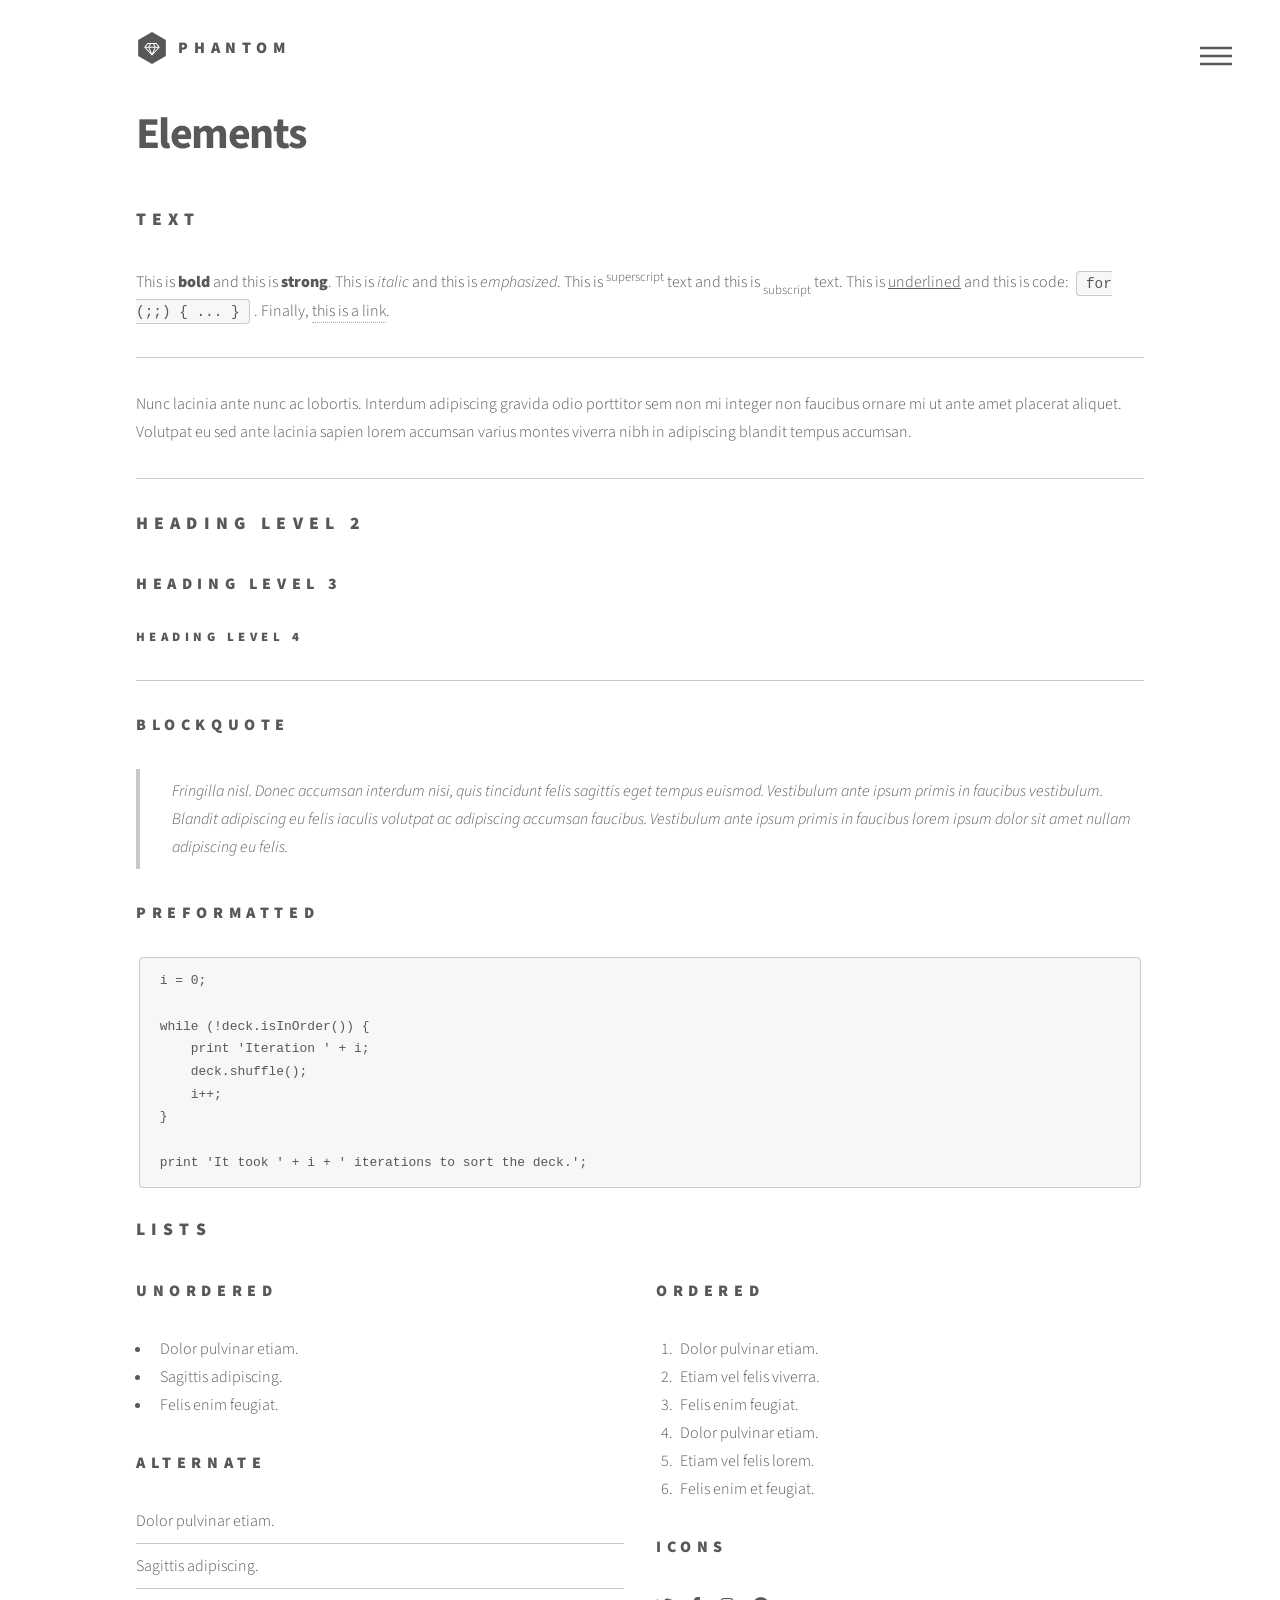
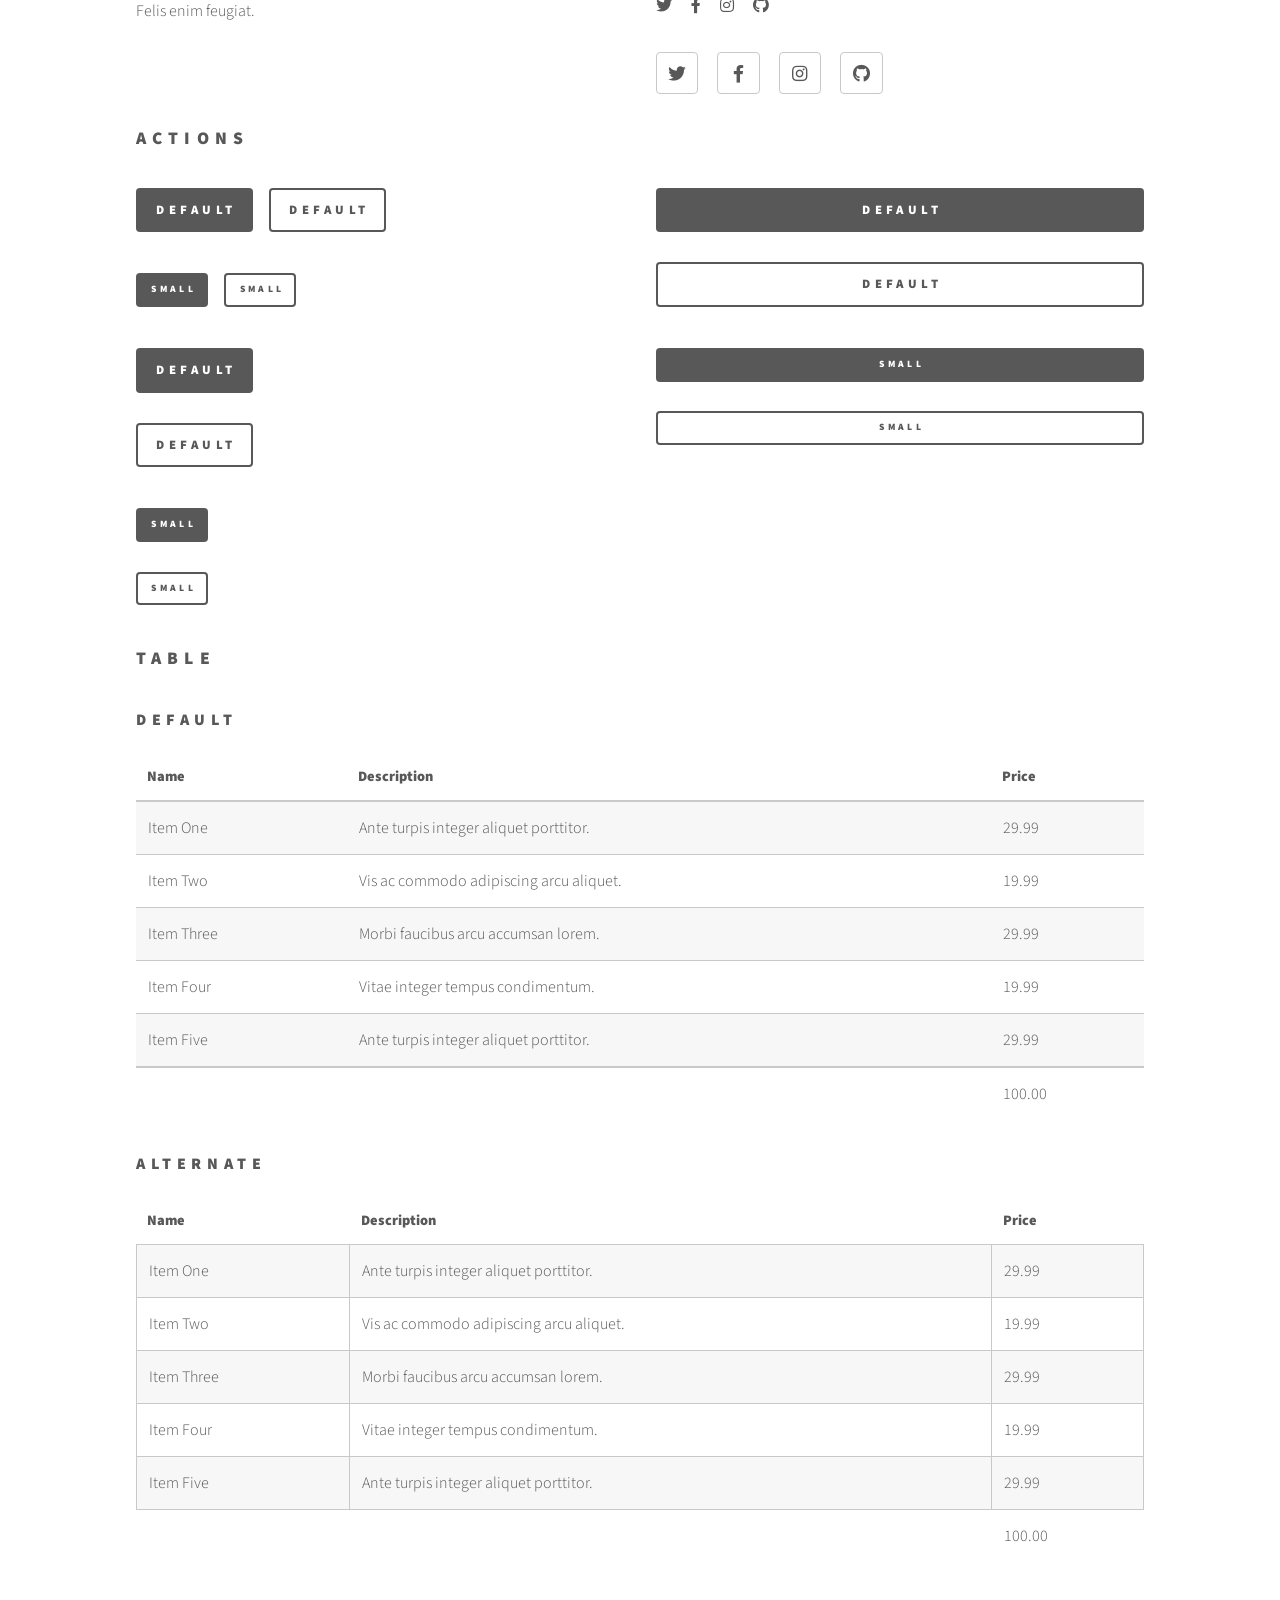
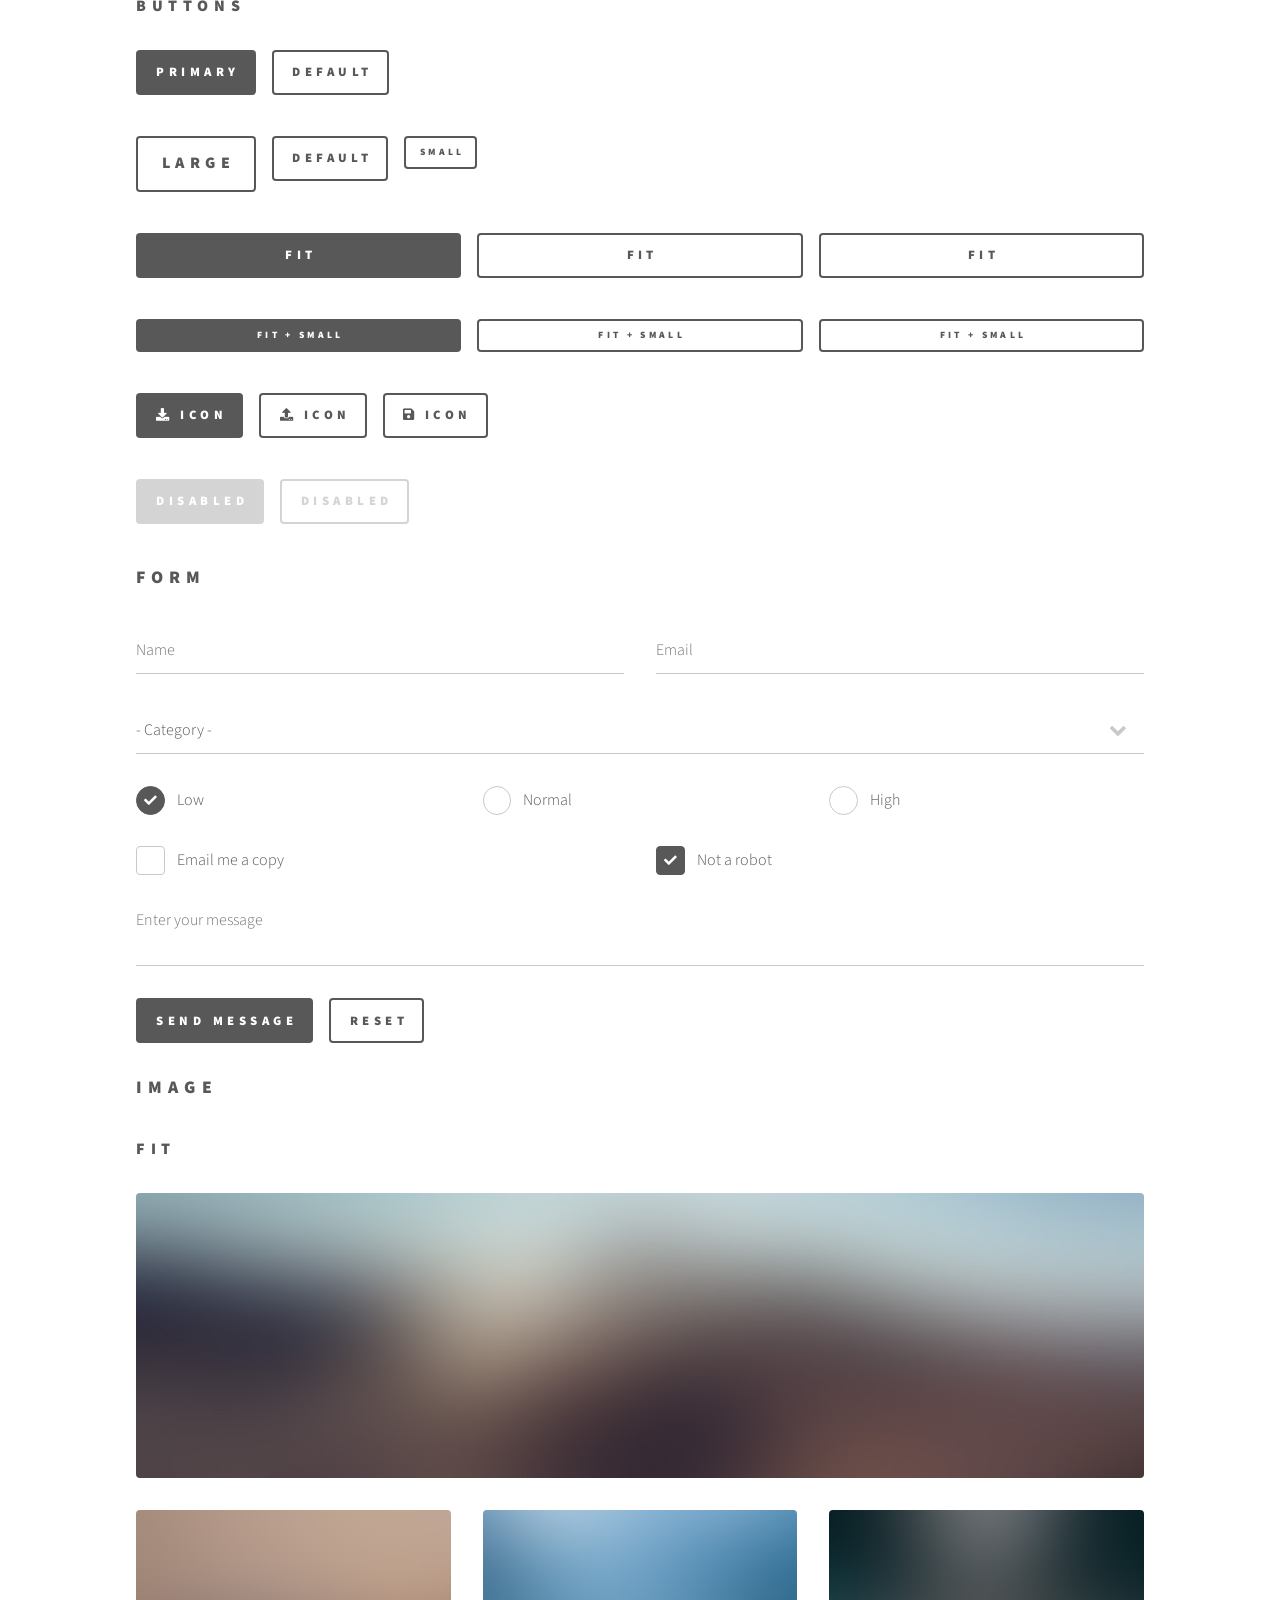
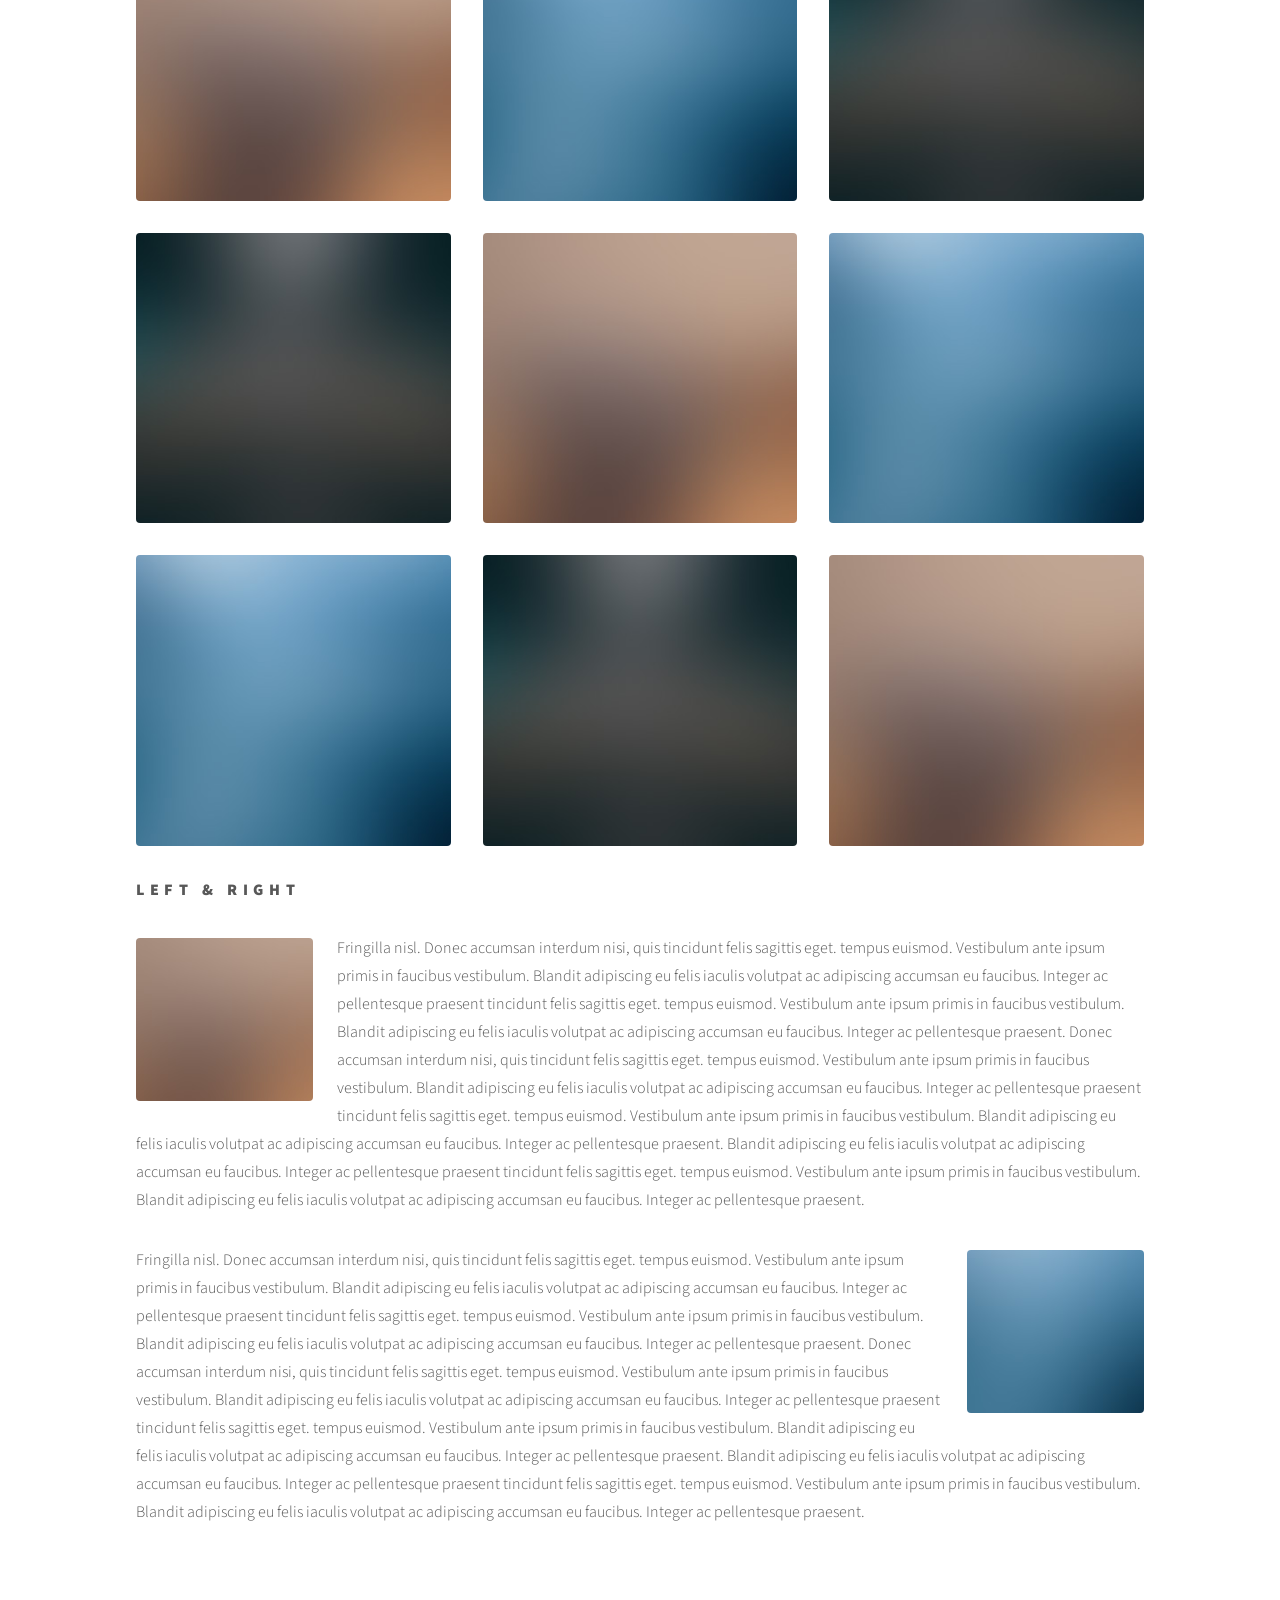
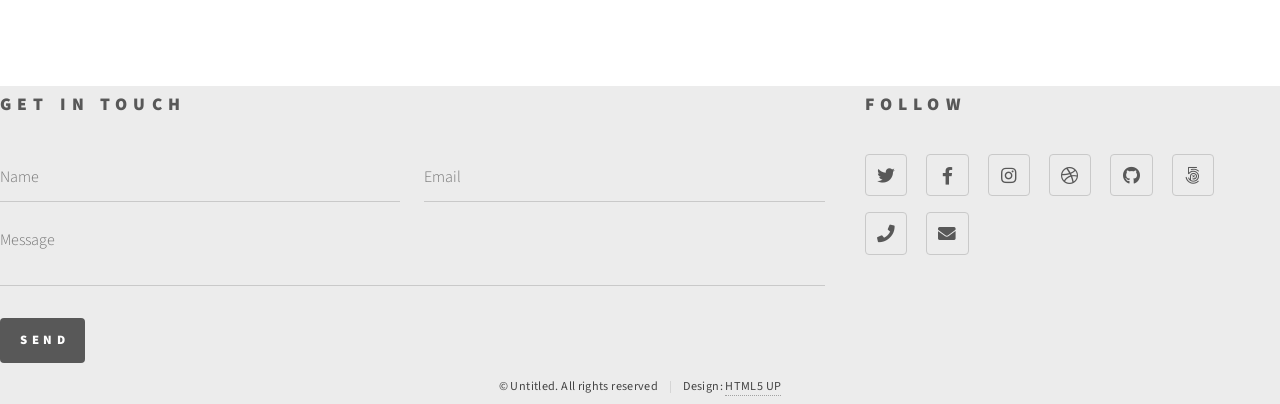
<file: elements.html>
<!DOCTYPE HTML>
<!--
	Phantom by HTML5 UP
	html5up.net | @ajlkn
	Free for personal and commercial use under the CCA 3.0 license (html5up.net/license)
-->
<html>
	<head>
		<title>Elements - Phantom by HTML5 UP</title>
		<meta charset="utf-8" />
		<meta name="viewport" content="width=device-width, initial-scale=1, user-scalable=no" />
		<link rel="stylesheet" href="assets/css/main.css" />
		<noscript><link rel="stylesheet" href="assets/css/noscript.css" /></noscript>
	</head>
	<body class="is-preload">
		<!-- Wrapper -->
			<div id="wrapper">

				<!-- Header -->
					<header id="header">
						<div class="inner">

							<!-- Logo -->
								<a href="index.html" class="logo">
									<span class="symbol"><img src="images/logo.svg" alt="" /></span><span class="title">Phantom</span>
								</a>

							<!-- Nav -->
								<nav>
									<ul>
										<li><a href="#menu">Menu</a></li>
									</ul>
								</nav>

						</div>
					</header>

				<!-- Menu -->
					<nav id="menu">
						<h2>Menu</h2>
						<ul>
							<li><a href="index.html">Home</a></li>
							<li><a href="generic.html">Ipsum veroeros</a></li>
							<li><a href="generic.html">Tempus etiam</a></li>
							<li><a href="generic.html">Consequat dolor</a></li>
							<li><a href="elements.html">Elements</a></li>
						</ul>
					</nav>

				<!-- Main -->
					<div id="main">
						<div class="inner">
							<h1>Elements</h1>

							<!-- Text -->
								<section>
									<h2>Text</h2>
									<p>This is <b>bold</b> and this is <strong>strong</strong>. This is <i>italic</i> and this is <em>emphasized</em>.
									This is <sup>superscript</sup> text and this is <sub>subscript</sub> text.
									This is <u>underlined</u> and this is code: <code>for (;;) { ... }</code>. Finally, <a href="#">this is a link</a>.</p>
									<hr />
									<p>Nunc lacinia ante nunc ac lobortis. Interdum adipiscing gravida odio porttitor sem non mi integer non faucibus ornare mi ut ante amet placerat aliquet. Volutpat eu sed ante lacinia sapien lorem accumsan varius montes viverra nibh in adipiscing blandit tempus accumsan.</p>
									<hr />
									<h2>Heading Level 2</h2>
									<h3>Heading Level 3</h3>
									<h4>Heading Level 4</h4>
									<hr />
									<h3>Blockquote</h3>
									<blockquote>Fringilla nisl. Donec accumsan interdum nisi, quis tincidunt felis sagittis eget tempus euismod. Vestibulum ante ipsum primis in faucibus vestibulum. Blandit adipiscing eu felis iaculis volutpat ac adipiscing accumsan faucibus. Vestibulum ante ipsum primis in faucibus lorem ipsum dolor sit amet nullam adipiscing eu felis.</blockquote>
									<h3>Preformatted</h3>
									<pre><code>i = 0;

while (!deck.isInOrder()) {
    print 'Iteration ' + i;
    deck.shuffle();
    i++;
}

print 'It took ' + i + ' iterations to sort the deck.';</code></pre>
								</section>

							<!-- Lists -->
								<section>
									<h2>Lists</h2>
									<div class="row">
										<div class="col-6 col-12-medium">
											<h3>Unordered</h3>
											<ul>
												<li>Dolor pulvinar etiam.</li>
												<li>Sagittis adipiscing.</li>
												<li>Felis enim feugiat.</li>
											</ul>
											<h3>Alternate</h3>
											<ul class="alt">
												<li>Dolor pulvinar etiam.</li>
												<li>Sagittis adipiscing.</li>
												<li>Felis enim feugiat.</li>
											</ul>
										</div>
										<div class="col-6 col-12-medium">
											<h3>Ordered</h3>
											<ol>
												<li>Dolor pulvinar etiam.</li>
												<li>Etiam vel felis viverra.</li>
												<li>Felis enim feugiat.</li>
												<li>Dolor pulvinar etiam.</li>
												<li>Etiam vel felis lorem.</li>
												<li>Felis enim et feugiat.</li>
											</ol>
											<h3>Icons</h3>
											<ul class="icons">
												<li><a href="#" class="icon brands style1 fa-twitter"><span class="label">Twitter</span></a></li>
												<li><a href="#" class="icon brands style1 fa-facebook-f"><span class="label">Facebook</span></a></li>
												<li><a href="#" class="icon brands style1 fa-instagram"><span class="label">Instagram</span></a></li>
												<li><a href="#" class="icon brands style1 fa-github"><span class="label">Github</span></a></li>
											</ul>
											<ul class="icons">
												<li><a href="#" class="icon brands style2 fa-twitter"><span class="label">Twitter</span></a></li>
												<li><a href="#" class="icon brands style2 fa-facebook-f"><span class="label">Facebook</span></a></li>
												<li><a href="#" class="icon brands style2 fa-instagram"><span class="label">Instagram</span></a></li>
												<li><a href="#" class="icon brands style2 fa-github"><span class="label">Github</span></a></li>
											</ul>
										</div>
									</div>
									<h2>Actions</h2>
									<div class="row">
										<div class="col-6 col-12-medium">
											<ul class="actions">
												<li><a href="#" class="button primary">Default</a></li>
												<li><a href="#" class="button">Default</a></li>
											</ul>
											<ul class="actions small">
												<li><a href="#" class="button primary small">Small</a></li>
												<li><a href="#" class="button small">Small</a></li>
											</ul>
											<ul class="actions stacked">
												<li><a href="#" class="button primary">Default</a></li>
												<li><a href="#" class="button">Default</a></li>
											</ul>
											<ul class="actions stacked">
												<li><a href="#" class="button primary small">Small</a></li>
												<li><a href="#" class="button small">Small</a></li>
											</ul>
										</div>
										<div class="col-6 col-12-medium">
											<ul class="actions stacked">
												<li><a href="#" class="button primary fit">Default</a></li>
												<li><a href="#" class="button fit">Default</a></li>
											</ul>
											<ul class="actions stacked">
												<li><a href="#" class="button primary small fit">Small</a></li>
												<li><a href="#" class="button small fit">Small</a></li>
											</ul>
										</div>
									</div>
								</section>

							<!-- Table -->
								<section>
									<h2>Table</h2>
									<h3>Default</h3>
									<div class="table-wrapper">
										<table>
											<thead>
												<tr>
													<th>Name</th>
													<th>Description</th>
													<th>Price</th>
												</tr>
											</thead>
											<tbody>
												<tr>
													<td>Item One</td>
													<td>Ante turpis integer aliquet porttitor.</td>
													<td>29.99</td>
												</tr>
												<tr>
													<td>Item Two</td>
													<td>Vis ac commodo adipiscing arcu aliquet.</td>
													<td>19.99</td>
												</tr>
												<tr>
													<td>Item Three</td>
													<td> Morbi faucibus arcu accumsan lorem.</td>
													<td>29.99</td>
												</tr>
												<tr>
													<td>Item Four</td>
													<td>Vitae integer tempus condimentum.</td>
													<td>19.99</td>
												</tr>
												<tr>
													<td>Item Five</td>
													<td>Ante turpis integer aliquet porttitor.</td>
													<td>29.99</td>
												</tr>
											</tbody>
											<tfoot>
												<tr>
													<td colspan="2"></td>
													<td>100.00</td>
												</tr>
											</tfoot>
										</table>
									</div>

									<h3>Alternate</h3>
									<div class="table-wrapper">
										<table class="alt">
											<thead>
												<tr>
													<th>Name</th>
													<th>Description</th>
													<th>Price</th>
												</tr>
											</thead>
											<tbody>
												<tr>
													<td>Item One</td>
													<td>Ante turpis integer aliquet porttitor.</td>
													<td>29.99</td>
												</tr>
												<tr>
													<td>Item Two</td>
													<td>Vis ac commodo adipiscing arcu aliquet.</td>
													<td>19.99</td>
												</tr>
												<tr>
													<td>Item Three</td>
													<td> Morbi faucibus arcu accumsan lorem.</td>
													<td>29.99</td>
												</tr>
												<tr>
													<td>Item Four</td>
													<td>Vitae integer tempus condimentum.</td>
													<td>19.99</td>
												</tr>
												<tr>
													<td>Item Five</td>
													<td>Ante turpis integer aliquet porttitor.</td>
													<td>29.99</td>
												</tr>
											</tbody>
											<tfoot>
												<tr>
													<td colspan="2"></td>
													<td>100.00</td>
												</tr>
											</tfoot>
										</table>
									</div>
								</section>

							<!-- Buttons -->
								<section>
									<h3>Buttons</h3>
									<ul class="actions">
										<li><a href="#" class="button primary">Primary</a></li>
										<li><a href="#" class="button">Default</a></li>
									</ul>
									<ul class="actions">
										<li><a href="#" class="button large">Large</a></li>
										<li><a href="#" class="button">Default</a></li>
										<li><a href="#" class="button small">Small</a></li>
									</ul>
									<ul class="actions fit">
										<li><a href="#" class="button primary fit">Fit</a></li>
										<li><a href="#" class="button fit">Fit</a></li>
										<li><a href="#" class="button fit">Fit</a></li>
									</ul>
									<ul class="actions fit small">
										<li><a href="#" class="button primary fit small">Fit + Small</a></li>
										<li><a href="#" class="button fit small">Fit + Small</a></li>
										<li><a href="#" class="button fit small">Fit + Small</a></li>
									</ul>
									<ul class="actions">
										<li><a href="#" class="button primary icon solid fa-download">Icon</a></li>
										<li><a href="#" class="button icon solid fa-upload">Icon</a></li>
										<li><a href="#" class="button icon solid fa-save">Icon</a></li>
									</ul>
									<ul class="actions">
										<li><span class="button primary disabled">Disabled</span></li>
										<li><span class="button disabled">Disabled</span></li>
									</ul>
								</section>

							<!-- Form -->
								<section>
									<h2>Form</h2>
									<form method="post" action="#">
										<div class="row gtr-uniform">
											<div class="col-6 col-12-xsmall">
												<input type="text" name="demo-name" id="demo-name" value="" placeholder="Name" />
											</div>
											<div class="col-6 col-12-xsmall">
												<input type="email" name="demo-email" id="demo-email" value="" placeholder="Email" />
											</div>
											<div class="col-12">
												<select name="demo-category" id="demo-category">
													<option value="">- Category -</option>
													<option value="1">Manufacturing</option>
													<option value="1">Shipping</option>
													<option value="1">Administration</option>
													<option value="1">Human Resources</option>
												</select>
											</div>
											<div class="col-4 col-12-small">
												<input type="radio" id="demo-priority-low" name="demo-priority" checked>
												<label for="demo-priority-low">Low</label>
											</div>
											<div class="col-4 col-12-small">
												<input type="radio" id="demo-priority-normal" name="demo-priority">
												<label for="demo-priority-normal">Normal</label>
											</div>
											<div class="col-4 col-12-small">
												<input type="radio" id="demo-priority-high" name="demo-priority">
												<label for="demo-priority-high">High</label>
											</div>
											<div class="col-6 col-12-small">
												<input type="checkbox" id="demo-copy" name="demo-copy">
												<label for="demo-copy">Email me a copy</label>
											</div>
											<div class="col-6 col-12-small">
												<input type="checkbox" id="demo-human" name="demo-human" checked>
												<label for="demo-human">Not a robot</label>
											</div>
											<div class="col-12">
												<textarea name="demo-message" id="demo-message" placeholder="Enter your message" rows="6"></textarea>
											</div>
											<div class="col-12">
												<ul class="actions">
													<li><input type="submit" value="Send Message" class="primary" /></li>
													<li><input type="reset" value="Reset" /></li>
												</ul>
											</div>
										</div>
									</form>
								</section>

							<!-- Image -->
								<section>
									<h2>Image</h2>
									<h3>Fit</h3>
									<div class="box alt">
										<div class="row gtr-uniform">
											<div class="col-12"><span class="image fit"><img src="images/pic13.jpg" alt="" /></span></div>
											<div class="col-4"><span class="image fit"><img src="images/pic01.jpg" alt="" /></span></div>
											<div class="col-4"><span class="image fit"><img src="images/pic02.jpg" alt="" /></span></div>
											<div class="col-4"><span class="image fit"><img src="images/pic03.jpg" alt="" /></span></div>
											<div class="col-4"><span class="image fit"><img src="images/pic03.jpg" alt="" /></span></div>
											<div class="col-4"><span class="image fit"><img src="images/pic01.jpg" alt="" /></span></div>
											<div class="col-4"><span class="image fit"><img src="images/pic02.jpg" alt="" /></span></div>
											<div class="col-4"><span class="image fit"><img src="images/pic02.jpg" alt="" /></span></div>
											<div class="col-4"><span class="image fit"><img src="images/pic03.jpg" alt="" /></span></div>
											<div class="col-4"><span class="image fit"><img src="images/pic01.jpg" alt="" /></span></div>
										</div>
									</div>
									<h3>Left &amp; Right</h3>
									<p><span class="image left"><img src="images/pic14.jpg" alt="" /></span>Fringilla nisl. Donec accumsan interdum nisi, quis tincidunt felis sagittis eget. tempus euismod. Vestibulum ante ipsum primis in faucibus vestibulum. Blandit adipiscing eu felis iaculis volutpat ac adipiscing accumsan eu faucibus. Integer ac pellentesque praesent tincidunt felis sagittis eget. tempus euismod. Vestibulum ante ipsum primis in faucibus vestibulum. Blandit adipiscing eu felis iaculis volutpat ac adipiscing accumsan eu faucibus. Integer ac pellentesque praesent. Donec accumsan interdum nisi, quis tincidunt felis sagittis eget. tempus euismod. Vestibulum ante ipsum primis in faucibus vestibulum. Blandit adipiscing eu felis iaculis volutpat ac adipiscing accumsan eu faucibus. Integer ac pellentesque praesent tincidunt felis sagittis eget. tempus euismod. Vestibulum ante ipsum primis in faucibus vestibulum. Blandit adipiscing eu felis iaculis volutpat ac adipiscing accumsan eu faucibus. Integer ac pellentesque praesent. Blandit adipiscing eu felis iaculis volutpat ac adipiscing accumsan eu faucibus. Integer ac pellentesque praesent tincidunt felis sagittis eget. tempus euismod. Vestibulum ante ipsum primis in faucibus vestibulum. Blandit adipiscing eu felis iaculis volutpat ac adipiscing accumsan eu faucibus. Integer ac pellentesque praesent.</p>
									<p><span class="image right"><img src="images/pic15.jpg" alt="" /></span>Fringilla nisl. Donec accumsan interdum nisi, quis tincidunt felis sagittis eget. tempus euismod. Vestibulum ante ipsum primis in faucibus vestibulum. Blandit adipiscing eu felis iaculis volutpat ac adipiscing accumsan eu faucibus. Integer ac pellentesque praesent tincidunt felis sagittis eget. tempus euismod. Vestibulum ante ipsum primis in faucibus vestibulum. Blandit adipiscing eu felis iaculis volutpat ac adipiscing accumsan eu faucibus. Integer ac pellentesque praesent. Donec accumsan interdum nisi, quis tincidunt felis sagittis eget. tempus euismod. Vestibulum ante ipsum primis in faucibus vestibulum. Blandit adipiscing eu felis iaculis volutpat ac adipiscing accumsan eu faucibus. Integer ac pellentesque praesent tincidunt felis sagittis eget. tempus euismod. Vestibulum ante ipsum primis in faucibus vestibulum. Blandit adipiscing eu felis iaculis volutpat ac adipiscing accumsan eu faucibus. Integer ac pellentesque praesent. Blandit adipiscing eu felis iaculis volutpat ac adipiscing accumsan eu faucibus. Integer ac pellentesque praesent tincidunt felis sagittis eget. tempus euismod. Vestibulum ante ipsum primis in faucibus vestibulum. Blandit adipiscing eu felis iaculis volutpat ac adipiscing accumsan eu faucibus. Integer ac pellentesque praesent.</p>
								</section>

						</div>
					</div>

				<!-- Footer -->
					<footer id="footer">
						<div class="inner">
							<section>
								<h2>Get in touch</h2>
								<form method="post" action="#">
									<div class="fields">
										<div class="field half">
											<input type="text" name="name" id="name" placeholder="Name" />
										</div>
										<div class="field half">
											<input type="email" name="email" id="email" placeholder="Email" />
										</div>
										<div class="field">
											<textarea name="message" id="message" placeholder="Message"></textarea>
										</div>
									</div>
									<ul class="actions">
										<li><input type="submit" value="Send" class="primary" /></li>
									</ul>
								</form>
							</section>
							<section>
								<h2>Follow</h2>
								<ul class="icons">
									<li><a href="#" class="icon brands style2 fa-twitter"><span class="label">Twitter</span></a></li>
									<li><a href="#" class="icon brands style2 fa-facebook-f"><span class="label">Facebook</span></a></li>
									<li><a href="#" class="icon brands style2 fa-instagram"><span class="label">Instagram</span></a></li>
									<li><a href="#" class="icon brands style2 fa-dribbble"><span class="label">Dribbble</span></a></li>
									<li><a href="#" class="icon brands style2 fa-github"><span class="label">GitHub</span></a></li>
									<li><a href="#" class="icon brands style2 fa-500px"><span class="label">500px</span></a></li>
									<li><a href="#" class="icon solid style2 fa-phone"><span class="label">Phone</span></a></li>
									<li><a href="#" class="icon solid style2 fa-envelope"><span class="label">Email</span></a></li>
								</ul>
							</section>
							<ul class="copyright">
								<li>&copy; Untitled. All rights reserved</li><li>Design: <a href="http://html5up.net">HTML5 UP</a></li>
							</ul>
						</div>
					</footer>

			</div>

		<!-- Scripts -->
			<script src="assets/js/jquery.min.js"></script>
			<script src="assets/js/browser.min.js"></script>
			<script src="assets/js/breakpoints.min.js"></script>
			<script src="assets/js/util.js"></script>
			<script src="assets/js/main.js"></script>

	</body>
</html>
</file>
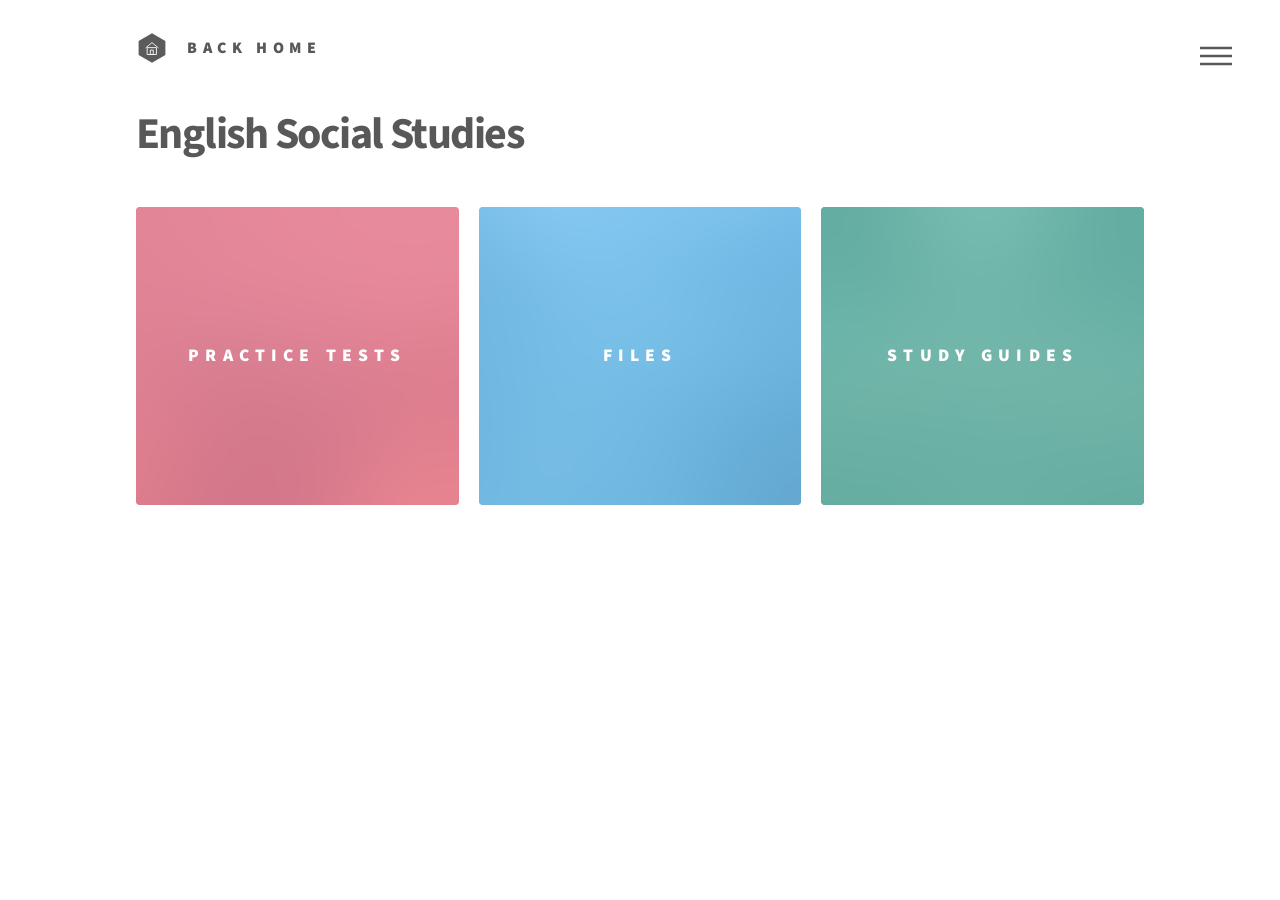
<file: english-social.html>
<!DOCTYPE HTML>
<html>
<head>
    <title>English Social Studies</title>
    <link rel="icon" type="image/svg+xml" href="images/images/main_logo.svg">
    <meta charset="utf-8" />
    <meta name="viewport" content="width=device-width, initial-scale=1, user-scalable=no" />
    <link rel="stylesheet" href="assets/css/main.css" />
    <noscript><link rel="stylesheet" href="assets/css/noscript.css" /></noscript>
</head>

<body class="is-preload">

<div id="wrapper">

    <header id="header">
        <div class="inner">

            <a href="index.html" class="logo">
                <span class="symbol">
                    <img src="images/home.svg" alt="" />
                </span>
                <span class="title">Back Home</span>
            </a>
<nav>
    <ul>
        <li><a href="#menu">Menu</a></li>
    </ul>
</nav>

        </div>
    </header>

    <div id="main">
        <div class="inner">

            <header class="subject-header">
                <h1 class="subject-name">
                    English Social Studies
                </h1>
            </header>

            <section class="tiles">

                <article class="style1">
                    <span class="image">
                        <img src="images/pic01.jpg" alt="" />
                    </span>
                    <a href="english_social_studies_exam.html">
                        <h2>Practice Tests</h2>
                    </a>
                </article>

                <article class="style2">
                    <span class="image">
                        <img src="images/pic02.jpg" alt="" />
                    </span>
                    <a href="work-in-progress.html">
                        <h2>Files</h2>
                    </a>
                </article>

                <article class="style3">
                    <span class="image">
                        <img src="images/pic03.jpg" alt="" />
                    </span>
                    <a href="work-in-progress.html">
                        <h2>Study Guides</h2>
                    </a>
                </article>

            </section>

        </div>
    </div>

</div>

<nav id="menu">
    <h2>Subjects</h2>

    <ul>
        <li><a href="index.html">Home</a></li>
        <li><a href="work-in-progress.html">English</a></li>
        <li><a href="work-in-progress.html">Mathematics</a></li>
        <li><a href="work-in-progress.html">Science</a></li>
        <li><a href="english-social.html">English Social Studies</a></li>
        <li><a href="arabic.html">Arabic | اللغة العربية</a></li>
        <li><a href="work-in-progress.html">Islamic | التربية الإسلامية</a></li>
        <li><a href="work-in-progress.html">Arabic Social Studies | التربية الوطنية</a></li>
        <li><a href="work-in-progress.html">Moral Education | التربية الأخلاقية</a></li>
    </ul>
</nav>

<script src="assets/js/jquery.min.js"></script>
<script src="assets/js/browser.min.js"></script>
<script src="assets/js/breakpoints.min.js"></script>
<script src="assets/js/util.js"></script>
<script src="assets/js/main.js"></script>

</body>
</html>
</file>
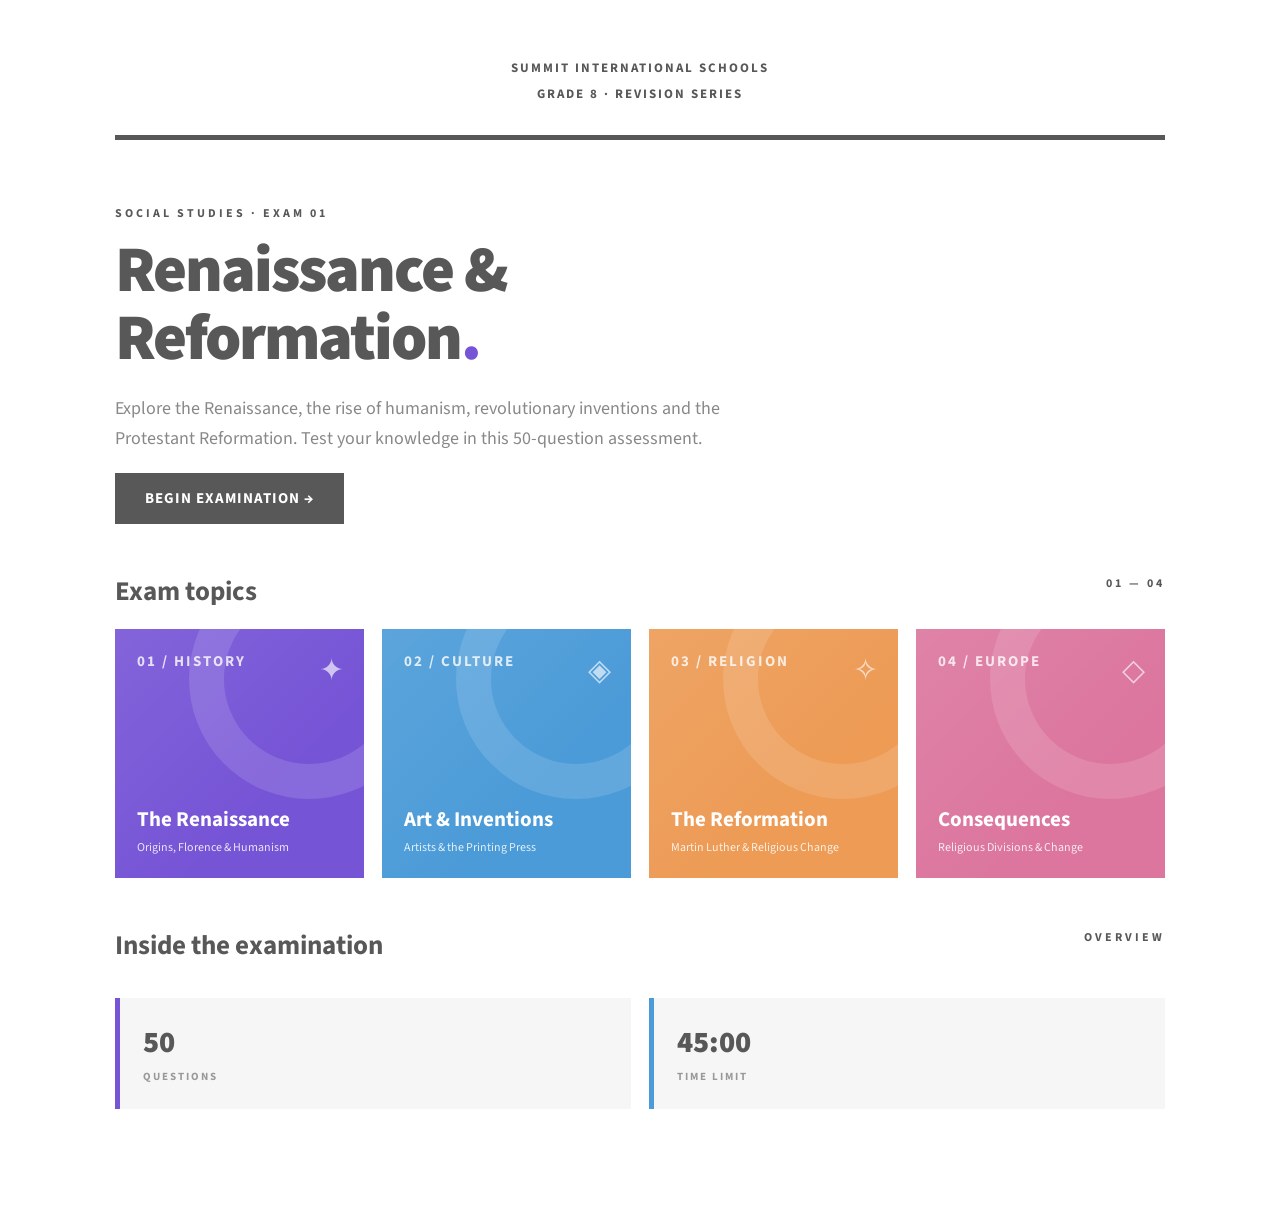
<file: english_social_studies_exam.html>
<!DOCTYPE html>
<html lang="en">
<head>
<meta charset="UTF-8">
<meta name="viewport" content="width=device-width, initial-scale=1.0">
<meta name="theme-color" content="#ffffff">
<title>AWS ESS — Grade 8 Exam</title>

<style>
@import url('https://fonts.googleapis.com/css2?family=Source+Sans+Pro:wght@400;600;700;900&display=swap');

:root {
  --bg:#fff;
  --ink:#585858;
  --muted:#999;
  --purple:#7654d6;
  --blue:#4b9bd8;
  --orange:#ed9b55;
  --pink:#dc769e;
  --green:#63b89a;
  --red:#df777c;
  --yellow:#d6b85c;
  --line:#ededed;
}

* {box-sizing:border-box}

body {
  margin:0;
  background:var(--bg);
  color:var(--ink);
  font-family:'Source Sans Pro',Arial,sans-serif;
  font-size:16px;
}

button {font:inherit;cursor:pointer}

.container {
  max-width:1120px;
  margin:auto;
  padding:55px 35px 70px;
}

header {
  display:flex;
  align-items:center;
  justify-content:center;
  text-align:center;
  padding-bottom:28px;
  border-bottom:5px solid var(--ink);
  margin-bottom:65px;
}

.logo {
  font-size:27px;
  font-weight:900;
  letter-spacing:-1px;
  color:#585858;
}

.logo span {color:var(--purple)}

.header-right {
  font-size:13px;
  letter-spacing:2px;
  font-weight:700;
  text-align:center;
  line-height:2;
}

h1,h2,h3,p {margin-top:0}

h1 {
  font-size:clamp(38px,7vw,65px);
  line-height:1.05;
  letter-spacing:-2px;
  font-weight:900;
  margin-bottom:20px;
}

h2 {
  font-size:27px;
  line-height:1.3;
  font-weight:700;
}

h3 {font-size:20px}

.eyebrow {
  font-size:12px;
  letter-spacing:3px;
  text-transform:uppercase;
  font-weight:700;
  margin-bottom:15px;
}

.muted {color:var(--muted)}

.description {
  font-size:18px;
  max-width:650px;
  line-height:1.7;
  color:#888;
}

.hidden {display:none!important}

.hero {
  margin-bottom:45px;
}

.hero-line {
  height:1px;
  background:var(--line);
  margin:35px 0;
}

button.primary {
  background:var(--ink);
  color:white;
  border:0;
  padding:15px 30px;
  font-weight:700;
  font-size:15px;
  letter-spacing:1px;
  text-transform:uppercase;
  transition:.2s;
}

button.primary:hover {
  background:var(--purple);
  transform:translateY(-3px);
}

button.secondary {
  background:white;
  border:2px solid var(--line);
  color:var(--ink);
  padding:13px 23px;
  font-weight:700;
  text-transform:uppercase;
  letter-spacing:1px;
}

button:disabled {
  opacity:.35;
  cursor:not-allowed;
}

/* THE PHANTOM TILE SYSTEM */

.tiles {
  display:grid;
  grid-template-columns:repeat(4,1fr);
  gap:18px;
}

.tile {
  position:relative;
  aspect-ratio:1;
  overflow:hidden;
  padding:22px;
  border:0;
  color:white;
  display:flex;
  flex-direction:column;
  justify-content:space-between;
  text-align:left;
  isolation:isolate;
  transition:transform .25s,filter .25s;
}

.tile:before {
  content:"";
  position:absolute;
  inset:0;
  background:linear-gradient(135deg,#ffffff18,transparent 65%);
  z-index:-1;
}

.tile:after {
  content:"";
  position:absolute;
  width:170px;
  height:170px;
  border:35px solid #ffffff20;
  border-radius:50%;
  right:-65px;
  top:-70px;
  transition:transform .4s;
  z-index:-1;
}

.tile:hover {
  transform:scale(1.025);
  filter:brightness(1.07);
}

.tile:hover:after {transform:scale(1.4) rotate(25deg)}

.purple {background:#7654d6}
.blue {background:#4b9bd8}
.orange {background:#ed9b55}
.pink {background:#dc769e}
.green {background:#63b89a}
.red {background:#df777c}
.yellow {background:#c8ae5b}
.dark {background:#626a7d}

.tile-number {
  font-size:15px;
  font-weight:700;
  letter-spacing:2px;
  opacity:.8;
}

.tile-title {
  font-size:21px;
  line-height:1.2;
  font-weight:700;
  position:relative;
  z-index:1;
}

.tile-sub {
  font-size:12px;
  margin-top:7px;
  opacity:.85;
  position:relative;
  z-index:1;
}

.tile-icon {
  position:absolute;
  top:20px;
  right:20px;
  font-size:30px;
  opacity:.65;
}

.section-heading {
  display:flex;
  align-items:center;
  justify-content:space-between;
  margin:50px 0 20px;
  gap:15px;
}

.section-heading h2 {margin:0}

.stats {
  display:grid;
  grid-template-columns:repeat(2,1fr);
  gap:18px;
  margin:35px 0;
}

.stat {
  padding:23px;
  border-left:5px solid var(--purple);
  background:#f6f6f6;
}

.stat:nth-child(2) {border-color:var(--blue)}
.stat:nth-child(3) {border-color:var(--orange)}

.stat b {
  display:block;
  font-size:30px;
  font-weight:900;
}

.stat span {
  font-size:11px;
  font-weight:700;
  letter-spacing:2px;
  color:#999;
}

/* EXAM HEADER */

.exam-top {
  display:flex;
  align-items:center;
  justify-content:space-between;
  gap:15px;
  margin-bottom:25px;
}

.exam-brand {
  font-size:22px;
  font-weight:900;
}

.timer {
  font-size:23px;
  font-weight:900;
  padding:9px 17px;
  background:#f2f2f2;
  font-variant-numeric:tabular-nums;
}

.timer.warning {color:var(--red)}

.progress {
  height:7px;
  background:#eee;
  margin:15px 0 35px;
  overflow:hidden;
}

.progress-bar {
  height:100%;
  width:0;
  background:var(--purple);
  transition:width .3s;
}

/* QUESTION AREA */

.question-top {
  display:grid;
  grid-template-columns:1fr auto;
  gap:15px;
  align-items:center;
  margin-bottom:20px;
}

.question-label {
  font-size:12px;
  letter-spacing:3px;
  font-weight:700;
  color:var(--purple);
}

.category {
  background:#f0edfa;
  color:var(--purple);
  padding:7px 14px;
  font-size:12px;
  font-weight:700;
  text-align:center;
}

.question-banner {
  background:#f4f2fb;
  border-left:8px solid var(--purple);
  padding:35px;
  margin-bottom:20px;
}

.question-banner h2 {
  margin:0;
  font-size:clamp(22px,3vw,30px);
  color:#585858;
}

/* ANSWER TILES */

.answer-grid {
  display:grid;
  grid-template-columns:repeat(2,1fr);
  gap:15px;
}

.answer {
  aspect-ratio:2.25/1;
  min-height:130px;
  position:relative;
  overflow:hidden;
  border:0;
  padding:22px;
  color:white;
  display:flex;
  flex-direction:column;
  align-items:center;
  justify-content:center;
  text-align:center;
  transition:transform .2s,filter .2s;
}

.answer:hover {
  transform:scale(1.025);
  filter:brightness(1.08);
}

.answer:after {
  content:"";
  position:absolute;
  width:100px;
  height:100px;
  border:20px solid #ffffff20;
  border-radius:50%;
  right:-35px;
  bottom:-50px;
}

.answer:nth-child(4n+1) {background:#7654d6}
.answer:nth-child(4n+2) {background:#4b9bd8}
.answer:nth-child(4n+3) {background:#ed9b55}
.answer:nth-child(4n+4) {background:#dc769e}

.answer.selected {
  outline:5px solid var(--ink);
  outline-offset:-5px;
  filter:brightness(.83);
}

.answer-letter {
  font-size:14px;
  font-weight:900;
  letter-spacing:2px;
  opacity:.8;
  margin-bottom:12px;
}

.answer-text {
  font-size:21px;
  font-weight:700;
  line-height:1.4;
  position:relative;
  z-index:1;
  text-align:center;
  width:100%;
}

.answer.selected .answer-letter:after {
  content:" ✓";
  font-size:17px;
}

/* NAVIGATION */

.navigation-area {
  margin-top:40px;
  padding-top:25px;
  border-top:1px solid var(--line);
}

.nav-controls {
  display:flex;
  justify-content:space-between;
  align-items:center;
  gap:12px;
  margin-bottom:30px;
}

.nav-controls button {
  padding:12px 20px;
}

.nav-controls .next {
  background:var(--ink);
  color:white;
  border:0;
  font-weight:700;
}

.nav-info {
  font-size:13px;
  color:#999;
}

.navigator {
  display:grid;
  grid-template-columns:repeat(10,1fr);
  gap:9px;
}

.navigator button {
  aspect-ratio:1;
  border:0;
  color:white;
  background:#b6a4e9;
  font-size:14px;
  font-weight:900;
  transition:.2s;
}

.navigator button:nth-child(4n+2) {background:#78acd3}
.navigator button:nth-child(4n+3) {background:#e6ae7a}
.navigator button:nth-child(4n+4) {background:#d795af}

.navigator button:not(.done):not(.current) {
  opacity:.35;
  background:#aaa;
}

.navigator button.current {
  outline:4px solid var(--ink);
  outline-offset:2px;
  opacity:1;
}

.navigator button.done {opacity:1}

.submit-area {
  margin-top:35px;
  display:flex;
  justify-content:space-between;
  align-items:center;
  gap:15px;
  padding:22px;
  background:#f5f5f5;
}

.submit-area p {
  margin:0;
  font-size:13px;
  color:#888;
}

/* RESULTS */

.results-heading {
  padding:45px;
  background:#7654d6;
  color:white;
  margin-bottom:20px;
  position:relative;
  overflow:hidden;
}

.results-heading:after {
  content:"";
  position:absolute;
  width:230px;
  height:230px;
  border:40px solid #ffffff20;
  border-radius:50%;
  right:-60px;
  top:-100px;
}

.results-heading h1 {margin:10px 0}

.results-heading .eyebrow {color:#e2d9ff}

.result-tiles {
  display:grid;
  grid-template-columns:repeat(4,1fr);
  gap:15px;
  margin:20px 0 35px;
}

.result-tile {
  aspect-ratio:1;
  padding:20px;
  color:white;
  display:flex;
  flex-direction:column;
  justify-content:space-between;
}

.result-tile b {
  font-size:39px;
  font-weight:900;
}

.result-tile span {
  font-size:12px;
  letter-spacing:2px;
  font-weight:700;
}

.review-heading {
  margin:45px 0 20px;
}

.review-item {
  display:grid;
  grid-template-columns:65px 1fr;
  gap:15px;
  padding:20px 0;
  border-bottom:1px solid var(--line);
}

.review-number {
  width:55px;
  height:55px;
  background:#7654d6;
  color:white;
  display:grid;
  place-items:center;
  font-size:19px;
  font-weight:900;
}

.review-status {
  font-size:11px;
  font-weight:900;
  letter-spacing:2px;
}

.correct {color:#26976b}
.incorrect {color:#dc6874}

.review-question {
  font-size:18px;
  font-weight:700;
  margin:8px 0;
}

.review-answer {
  color:#999;
  font-size:14px;
  margin:5px 0;
}

.review-correct {
  color:#26976b;
  font-size:14px;
  font-weight:700;
}

footer {
  margin-top:70px;
  padding-top:25px;
  border-top:5px solid var(--ink);
  display:flex;
  justify-content:space-between;
  gap:10px;
  font-size:11px;
  letter-spacing:2px;
  font-weight:700;
  color:#aaa;
}

/* RESPONSIVE */

@media(max-width:800px) {
  .tiles {grid-template-columns:repeat(2,1fr)}
  .container {padding:35px 22px 50px}
}

@media(max-width:550px) {
  .container {padding:25px 15px 40px}
  header {margin-bottom:35px}
  .header-right {font-size:9px;letter-spacing:1px}
  .logo {font-size:23px}
  .tiles {gap:10px}
  .tile {padding:15px}
  .tile-title {font-size:17px}
  .tile-sub {font-size:11px}
  .tile-icon {font-size:23px;right:12px;top:12px}
  .stats {gap:8px}
  .stat {padding:13px;border-left-width:4px}
  .stat b {font-size:22px}
  .stat span {font-size:9px;letter-spacing:1px}
  .question-banner {padding:23px 19px}
  .answer-grid {grid-template-columns:1fr}
  .answer {min-height:90px;aspect-ratio:auto}
  .answer-text {font-size:16px}
  .navigator {grid-template-columns:repeat(5,1fr);gap:9px}
  .nav-controls {flex-wrap:wrap}
  .nav-info {order:3;width:100%;text-align:center}
  .submit-area {align-items:flex-start;flex-direction:column}
  .result-tiles {grid-template-columns:repeat(2,1fr)}
  .result-tile {padding:15px}
  .result-tile b {font-size:32px}
  .results-heading {padding:28px}
  .review-item {grid-template-columns:45px 1fr;gap:10px}
  .review-number {width:40px;height:40px}
  footer {font-size:9px;letter-spacing:1px}
}

@media(max-width:350px) {
  .tile-title {font-size:15px}
  .question-top {grid-template-columns:1fr}
}
</style>
</head>

<body>
<div class="container">

<header>
  <div class="header-right">
    SUMMIT INTERNATIONAL SCHOOLS<br>
    GRADE 8 · REVISION SERIES
  </div>
</header>

<!-- HOME -->
<section id="intro">

  <div class="hero">
    <div class="eyebrow">SOCIAL STUDIES · EXAM 01</div>
    <h1>Renaissance &<br>Reformation<span style="color:#7654d6">.</span></h1>
    <p class="description">
      Explore the Renaissance, the rise of humanism, revolutionary
      inventions and the Protestant Reformation. Test your knowledge
      in this 50-question assessment.
    </p>
    <button class="primary" onclick="startExam()">Begin examination →</button>
  </div>

  <div class="section-heading">
    <h2>Exam topics</h2>
    <span class="eyebrow">01 — 04</span>
  </div>

  <div class="tiles">
    <div class="tile purple">
      <span class="tile-number">01 / HISTORY</span>
      <span class="tile-icon">✦</span>
      <div>
        <div class="tile-title">The Renaissance</div>
        <div class="tile-sub">Origins, Florence & Humanism</div>
      </div>
    </div>

    <div class="tile blue">
      <span class="tile-number">02 / CULTURE</span>
      <span class="tile-icon">◈</span>
      <div>
        <div class="tile-title">Art & Inventions</div>
        <div class="tile-sub">Artists & the Printing Press</div>
      </div>
    </div>

    <div class="tile orange">
      <span class="tile-number">03 / RELIGION</span>
      <span class="tile-icon">✧</span>
      <div>
        <div class="tile-title">The Reformation</div>
        <div class="tile-sub">Martin Luther & Religious Change</div>
      </div>
    </div>

    <div class="tile pink">
      <span class="tile-number">04 / EUROPE</span>
      <span class="tile-icon">◇</span>
      <div>
        <div class="tile-title">Consequences</div>
        <div class="tile-sub">Religious Divisions & Change</div>
      </div>
    </div>
  </div>

  <div class="section-heading">
    <h2>Inside the examination</h2>
    <span class="eyebrow">OVERVIEW</span>
  </div>

  <div class="stats">
    <div class="stat">
      <b>50</b>
      <span>QUESTIONS</span>
    </div>
    <div class="stat">
      <b>45:00</b>
      <span>TIME LIMIT</span>
    </div>
   </div>

</section>

<!-- EXAM -->
<section id="exam" class="hidden">

  <div class="exam-top">
    <div>
      <div class="eyebrow">ASSESSMENT IN PROGRESS</div>
      <div class="exam-brand">EXAM 01</div>
    </div>
    <div class="timer" id="timer">45:00</div>
  </div>

  <div class="progress">
    <div class="progress-bar" id="progress"></div>
  </div>

  <div class="question-top">
    <span class="question-label" id="number">QUESTION 01 / 50</span>
    <span class="category" id="category">RENAISSANCE</span>
  </div>

  <div class="question-banner">
    <div class="eyebrow">YOUR QUESTION</div>
    <h2 id="question"></h2>
  </div>

  <div class="section-heading">
    <h2>Select your answer</h2>
    <span class="eyebrow">A — D</span>
  </div>

  <div class="answer-grid" id="answers"></div>

  <div class="navigation-area">
    <div class="nav-controls">
      <button class="secondary" id="previous" onclick="move(-1)">← Previous</button>
      <span class="nav-info" id="answered">0 / 50 answered</span>
      <button class="primary" id="next" onclick="move(1)">Next →</button>
    </div>

    <div class="section-heading">
      <h2>Question navigator</h2>
      <span class="eyebrow">50 QUESTIONS</span>
    </div>

    <div class="navigator" id="navigator"></div>

    <div class="submit-area">
      <div>
        <strong>Ready to finish?</strong>
        <p id="sideAnswered">0 of 50 questions answered.</p>
      </div>
      <button class="primary" onclick="submitExam()">Submit examination →</button>
    </div>
  </div>
</section>

<!-- RESULTS -->
<section id="results" class="hidden"></section>

</div>

<script>
const questions = [
["Renaissance","What does the word 'Renaissance' mean?",["Revolution","Rebirth","Reform","Discovery"],1],
["Renaissance","Where did the Renaissance begin?",["Germany","Italy","France","England"],1],
["Humanism","Humanism focused on the study of...",["Military strategy","Classical Greek and Roman texts","Architecture only","Trade routes"],1],
["Florence","Which city became a leading Renaissance centre?",["Paris","Madrid","Florence","Vienna"],2],
["Medici Family","Why was the Medici family important?",["They funded artists and scholars","They invented the printing press","They started Lutheranism","They ruled England"],0],
["Art","Who painted the Mona Lisa?",["Raphael","Michelangelo","Leonardo da Vinci","Donatello"],2],
["Art","What artistic technique creates depth on a flat surface?",["Patronage","Perspective","Humanism","Realism"],1],
["Printing Press","Who developed the European movable-type printing press?",["Martin Luther","Erasmus","Johannes Gutenberg","Jan van Eyck"],2],
["Printing Press","A major effect of the printing press was that...",["Books became more expensive","Ideas spread more quickly","People stopped reading","Trade declined"],1],
["Northern Renaissance","Who was a leading Northern Renaissance humanist?",["Leonardo da Vinci","Erasmus","Michelangelo","Raphael"],1],
["Northern Renaissance","Christian humanism aimed to...",["Improve understanding of Christianity through study","Replace Christianity","Ban books","Create new governments"],0],
["Art","Which Northern Renaissance artist painted the Arnolfini Portrait?",["Raphael","Jan van Eyck","Donatello","Michelangelo"],1],
["Leonardo da Vinci","Why is Leonardo called a polymath?",["He ruled Florence","He excelled in many fields","He invented books","He became Pope"],1],
["Patronage","What is patronage?",["Military service","Financial support for artists and scholars","Religious taxes","Trade agreements"],1],
["Humanism","Who is often called the father of humanism?",["Martin Luther","Johannes Gutenberg","Francesco Petrarch","Erasmus"],2],
["Printing Press","The Gutenberg Bible was completed around...",["1255","1355","1455","1555"],2],
["Reformation","The Protestant Reformation began in...",["1517","1436","1600","1492"],0],
["Martin Luther","Martin Luther was a...",["King","Pope","German monk and professor","Artist"],2],
["Indulgences","An indulgence was connected to...",["Military service","Reducing punishment for sins","Trade licences","Education"],1],
["95 Theses","Martin Luther's 95 Theses mainly criticized...",["Humanism","Printing","Indulgence preaching","Banking"],2],
["Martin Luther","What did Martin Luther write in 1517?",["The Prince","95 Theses","Utopia","Gutenberg Bible"],1],
["95 Theses","The 95 Theses mainly challenged...",["Church architecture","The sale of indulgences","Humanism","The Renaissance"],1],
["Printing Press","Why did Luther's ideas spread quickly across Europe?",["Because kings ordered everyone to read them","Because of the printing press","Because of television","Because of universities only"],1],
["Diet of Worms","At the Diet of Worms in 1521, Martin Luther...",["Became Pope","Agreed to remove his writings","Refused to take back his writings","Moved to England"],2],
["Frederick the Wise","Who protected Martin Luther after the Diet of Worms?",["Charles V","Henry VIII","Erasmus","Frederick the Wise"],3],
["Protestant Reformation","The Protestant Reformation was a movement that...",["Supported indulgence sales","Challenged practices in the Catholic Church","Promoted feudalism","Ended printing"],1],
["Lutheranism","Lutheranism is named after...",["Leonardo da Vinci","Martin Luther","John Calvin","Erasmus"],1],
["Calvinism","Which individual is most closely associated with Calvinism?",["John Calvin","Henry VIII","Martin Luther","Petrarch"],0],
["Anglicanism","Anglicanism developed in...",["Germany","France","England","Italy"],2],
["Henry VIII","Who became head of the Church of England?",["Martin Luther","John Calvin","Henry VIII","Charles V"],2],
["Catholic Church","Who was the highest authority in the Catholic Church?",["The King","The Pope","The Archbishop of Mainz","The Emperor"],1],
["Authority","According to many Protestants, the highest religious authority was...",["The King","Tradition","The Bible","The Pope"],2],
["Bible","Many Protestants wanted the Bible translated into...",["Latin only","Ancient Greek only","Local languages","No languages"],2],
["Peace of Augsburg","The Peace of Augsburg was signed in...",["1455","1517","1555","1648"],2],
["Peace of Augsburg","The Peace of Augsburg allowed rulers to choose between...",["Anglicanism and Islam","Catholicism and Lutheranism","Humanism and Calvinism","Orthodoxy and Anglicanism"],1],
["Printing Press","Which invention helped both Renaissance and Reformation ideas spread?",["Compass","Printing Press","Steam Engine","Telescope"],1],
["Consequences","One major result of the Reformation was...",["Religious unity across Europe","The end of Christianity","The growth of different Christian denominations","The end of education"],2],
["Consequences","Which war is often linked to religious divisions after the Reformation?",["Hundred Years' War","Thirty Years' War","Peloponnesian War","Crimean War"],1],
["Historical Thinking","Which factor helped spread Reformation ideas the MOST?",["Printing technology","Castles","Feudalism","Longbows"],0],
["Cause and Effect","What was a direct effect of criticisms of indulgences?",["The beginning of the Protestant Reformation","The fall of Florence","The invention of humanism","The rise of the Medici Bank"],0],
["Fill in the Blank","The Renaissance began in ________.",["France","Germany","Italy","England"],2],
["Fill in the Blank","The wealthy family that supported many artists in Florence was the ________ family.",["Medici","Tudor","Calvin","Borgia"],0],
["Fill in the Blank","Johannes Gutenberg developed the ________ press.",["steam","printing","oil","wine"],1],
["Fill in the Blank","Martin ________ wrote the 95 Theses.",["Calvin","Henry","Luther","Erasmus"],2],
["Fill in the Blank","The document written by Martin Luther was called the 95 ________.",["Arguments","Rules","Articles","Theses"],3],
["Fill in the Blank","A practice criticized during the Reformation was the sale of ________.",["Taxes","Books","Indulgences","Land"],2],
["Fill in the Blank","The Protestant ________ challenged practices within the Catholic Church.",["Movement","Reformation","Empire","Revival"],1],
["Fill in the Blank","The leading Northern Renaissance humanist was ________.",["Michelangelo","Raphael","Erasmus","Donatello"],2],
["Fill in the Blank","The Peace of ________ was signed in 1555.",["Westphalia","Rome","Worms","Augsburg"],3],
["Fill in the Blank","A person who financially supports artists is called a ________.",["Scholar","Patron","Monk","Merchant"],1]
];

let order = [];
let answers = {};
let current = 0;
let time = 45 * 60;
let clock = null;
let finished = false;

function shuffle(array) {
  let a = [...array];
  for (let i = a.length - 1; i > 0; i--) {
    let j = Math.floor(Math.random() * (i + 1));
    [a[i], a[j]] = [a[j], a[i]];
  }
  return a;
}

function startExam() {
  order = shuffle(questions.map((_,i)=>i));

  document.getElementById("intro").classList.add("hidden");
  document.getElementById("exam").classList.remove("hidden");

  buildNavigator();
  renderQuestion();
  startTimer();

  window.scrollTo({top:0,behavior:"smooth"});
}

function startTimer() {
  clock = setInterval(()=>{
    time--;

    const m = Math.floor(time/60);
    const s = time%60;
    const timer = document.getElementById("timer");

    timer.textContent = `${m}:${String(s).padStart(2,"0")}`;

    if(time<=300) timer.classList.add("warning");
    if(time<=0) submitExam(true);
  },1000);
}

function buildNavigator() {
  const nav = document.getElementById("navigator");
  nav.innerHTML = "";

  order.forEach((_,i)=>{
    const b = document.createElement("button");
    b.textContent = i+1;
    b.id = "nav"+i;
    b.onclick = ()=>{
      current = i;
      renderQuestion();
      window.scrollTo({top:0,behavior:"smooth"});
    };
    nav.appendChild(b);
  });
}

function renderQuestion() {
  const q = questions[order[current]];

  document.getElementById("number").textContent =
    `QUESTION ${String(current+1).padStart(2,"0")} / 50`;

  document.getElementById("category").textContent = q[0].toUpperCase();
  document.getElementById("question").textContent = q[1];

  document.getElementById("progress").style.width =
    ((current+1)/50*100)+"%";

  const box = document.getElementById("answers");
  box.innerHTML = "";

  if(!q.displayOrder) q.displayOrder = shuffle([0,1,2,3]);

  q.displayOrder.forEach((choice,i)=>{
    const b = document.createElement("button");
    b.className = "answer";

    if(answers[order[current]]===choice) b.classList.add("selected");

    const letter = document.createElement("span");
    letter.className = "answer-letter";
    letter.textContent = "OPTION "+ "ABCD"[i];

    const text = document.createElement("span");
    text.className = "answer-text";
    text.textContent = q[2][choice];

    b.append(letter,text);
    b.onclick = ()=>{
      answers[order[current]]=choice;
      renderQuestion();
    };

    box.appendChild(b);
  });

  document.getElementById("previous").disabled = current===0;
  document.getElementById("next").textContent =
    current===49 ? "Finish →" : "Next →";

  const count = Object.keys(answers).length;

  document.getElementById("answered").textContent =
    `${count} / 50 answered`;

  document.getElementById("sideAnswered").textContent =
    `${count} of 50 questions answered.`;

  order.forEach((_,i)=>{
    const b = document.getElementById("nav"+i);
    b.classList.toggle("done",answers[order[i]]!==undefined);
    b.classList.toggle("current",i===current);
  });
}

function move(direction) {
  if(direction===-1 && current>0) current--;
  else if(direction===1 && current<49) current++;
  else if(direction===1 && current===49) {
    if(confirm("Submit your examination now?")) submitExam();
    return;
  }
  renderQuestion();
}

function submitExam(auto=false) {
  if(finished) return;

  const unanswered = 50-Object.keys(answers).length;

  if(!auto) {
    const message = unanswered
      ? `You have ${unanswered} unanswered questions. Submit anyway?`
      : "Are you sure you want to submit your examination?";

    if(!confirm(message)) return;
  }

  finished = true;
  clearInterval(clock);

  let score = 0;

  questions.forEach((q,i)=>{
    if(answers[i]===q[3]) score++;
  });

  const percent = Math.round(score/50*100);
  const incorrect = 50-score;

  let message = "Keep practising and review your answers.";
  if(percent>=90) message="Outstanding work! Excellent understanding.";
  else if(percent>=80) message="Great work! You have a strong understanding.";
  else if(percent>=70) message="Good effort! Keep revising.";
  else if(percent>=50) message="You're making progress. Keep practising.";

  document.getElementById("exam").classList.add("hidden");

  const results = document.getElementById("results");
  results.classList.remove("hidden");

  results.innerHTML = `
    <div class="eyebrow">EXAMINATION COMPLETE</div>

    <div class="results-heading">
      <div class="eyebrow">YOUR FINAL RESULT</div>
      <h1>${score}<span style="font-size:30px"> / 50</span></h1>
      <p style="font-size:18px;margin:0">${percent}% CORRECT</p>
      <p style="margin:10px 0 0;opacity:.85">${message}</p>
    </div>

    <div class="section-heading">
      <h2>Performance overview</h2>
      <span class="eyebrow">RESULTS</span>
    </div>

    <div class="result-tiles">
      <div class="result-tile green">
        <b>${score}</b>
        <span>CORRECT</span>
      </div>
      <div class="result-tile red">
        <b>${incorrect}</b>
        <span>INCORRECT</span>
      </div>
      <div class="result-tile blue">
        <b>${Object.keys(answers).length}</b>
        <span>ANSWERED</span>
      </div>
      <div class="result-tile purple">
        <b>${percent}%</b>
        <span>ACCURACY</span>
      </div>
    </div>

    <div class="section-heading">
      <h2>What's next?</h2>
    </div>

    <div class="tiles">
      <button class="tile purple" id="reviewButton">
        <span class="tile-number">01</span>
        <div>
          <div class="tile-title">Review answers</div>
          <div class="tile-sub">See every correct answer</div>
        </div>
      </button>

      <button class="tile blue" onclick="restartExam()">
        <span class="tile-number">02</span>
        <div>
          <div class="tile-title">Try again</div>
          <div class="tile-sub">Take a new randomized exam</div>
        </div>
      </button>
    </div>

    <div id="review" class="hidden">
      <div class="section-heading review-heading">
        <h2>Answer review</h2>
        <span class="eyebrow">50 QUESTIONS</span>
      </div>
    </div>
  `;

  document.getElementById("reviewButton").onclick = showReview;

  window.scrollTo({top:0,behavior:"smooth"});
}
function restartExam() {
  // Reset exam data
  answers = {};
  current = 0;
  time = 45 * 60;
  finished = false;

  // Reset timer
  clearInterval(clock);

  // Reset display
  document.getElementById("results").classList.add("hidden");
  document.getElementById("exam").classList.remove("hidden");

  // Generate a new randomized test
  questions.forEach(q => {
    q.displayOrder = null;
  });

  order = shuffle(questions.map((_, i) => i));

  // Reset timer display
  const timer = document.getElementById("timer");
  timer.textContent = "45:00";
  timer.classList.remove("warning");

  // Start the new exam
  buildNavigator();
  renderQuestion();
  startTimer();

  window.scrollTo({top: 0, behavior: "smooth"});
}
function showReview() {
  const box = document.getElementById("review");
  box.classList.remove("hidden");

  box.innerHTML = `
    <div class="section-heading review-heading">
      <h2>Answer review</h2>
      <span class="eyebrow">50 QUESTIONS</span>
    </div>
  `;

  order.forEach((index,pos)=>{
    const q = questions[index];
    const chosen = answers[index];
    const correct = chosen===q[3];

    const item = document.createElement("div");
    item.className = "review-item";

    const number = document.createElement("div");
    number.className = "review-number";
    number.textContent = String(pos+1).padStart(2,"0");

    const content = document.createElement("div");

    const status = document.createElement("div");
    status.className = "review-status "+(correct?"correct":"incorrect");
    status.textContent = correct ? "✓ CORRECT" : "✕ INCORRECT";

    const category = document.createElement("div");
    category.className = "eyebrow";
    category.style.marginTop="8px";
    category.textContent=q[0];

    const question = document.createElement("div");
    question.className="review-question";
    question.textContent=q[1];

    const your = document.createElement("div");
    your.className="review-answer";
    your.textContent="Your answer: "+
      (chosen===undefined?"Not answered":q[2][chosen]);

    const answer = document.createElement("div");
    answer.className="review-correct";
    answer.textContent="Correct answer: "+q[2][q[3]];

    content.append(status,category,question,your,answer);
    item.append(number,content);
    box.appendChild(item);
  });

  document.getElementById("reviewButton").disabled=true;
  document.getElementById("reviewButton").style.opacity=".5";

  box.scrollIntoView({behavior:"smooth",block:"start"});
}
</script>
</body>
</html>

<!--<!DOCTYPE html>
<html lang="en">
<head>
<meta charset="UTF-8">
<meta name="viewport" content="width=device-width, initial-scale=1.0">
<title>Grade 8 ESS Exam</title>
<style>
:root{
    --text:#585858;
    --accent:#f2849e;
    --line:#c9c9c9;
    --bg:#ffffff;
}

body{
    margin:0;
    background:#fff;
    color:var(--text);
    font-family:"Source Sans Pro",Helvetica,sans-serif;
}

.wrapper{
    max-width:1100px;
    margin:auto;
    padding:40px;
}

.hero{
    text-align:center;
    margin-bottom:50px;
}

.subject{
    font-weight:900;
    letter-spacing:.35em;
    text-transform:uppercase;
    font-size:.8em;
    margin-bottom:25px;
}

.hero h1{
    font-size:3rem;
    margin-bottom:10px;
    color:#585858;
}

.subtitle{
    color:#888;
    font-size:1.2rem;
}

.intro-card{
    border:1px solid var(--line);
    padding:40px;
    border-radius:4px;
    text-align:center;
}

.exam-info{
    display:flex;
    justify-content:center;
    gap:20px;
    margin-bottom:40px;
    flex-wrap:wrap;
}

.info-box{
    border:1px solid var(--line);
    padding:20px 30px;
    min-width:140px;
}

.info-box strong{
    display:block;
    font-size:2rem;
    font-weight:900;
}

.primary{
    background:#585858;
    color:white;
    border:none;
    padding:15px 40px;
    text-transform:uppercase;
    letter-spacing:.25em;
    font-weight:900;
    cursor:pointer;
}

.primary:hover{
    background:#f2849e;
}

.card{
    background:white;
    border:1px solid var(--line);
    padding:30px;
    border-radius:4px;
}

.answer{
    background:#fff;
    border:1px solid #c9c9c9;
    padding:18px;
    text-align:left;
}

.answer.selected{
    border-color:#f2849e;
    background:#fff7fa;
}

.answer:hover{
    border-color:#f2849e;
}

.progress{
    height:6px;
    background:#e5e5e5;
}

.bar{
    background:#f2849e;
}

.timer{
    color:#585858;
    font-weight:900;
}

.tag{
    background:#f6f6f6;
    color:#585858;
    border:1px solid #c9c9c9;
}

.navigator button.done{
    background:#f2849e;
    color:white;
}

.navigator button.current{
    border:2px solid #f2849e;
}
</style>
</head>
<body>

<div class="wrapper">

<header class="hero">

    <a href="index.html" class="home-link">
        ← Back to Home
    </a>

    <div class="subject">
        ENGLISH SOCIAL STUDIES
    </div>

    <h1>
        Renaissance & Protestant Reformation
    </h1>

    <p class="subtitle">
        Grade 8 Practice Examination
    </p>

</header>

<section class="intro-card" id="intro">

    <div class="exam-info">

        <div class="info-box">
            <strong>50</strong>
            <span>Questions</span>
        </div>

        <div class="info-box">
            <strong>45</strong>
            <span>Minutes</span>
        </div>

        <div class="info-box">
            <strong>ESS</strong>
            <span>Subject</span>
        </div>

    </div>

    <button class="primary" onclick="startExam()">
        Start Exam
    </button>

</section>
<script>
const questions = [
["Renaissance","What does the word 'Renaissance' mean?",["Revolution","Rebirth","Reform","Discovery"],1],
["Renaissance","Where did the Renaissance begin?",["Germany","Italy","France","England"],1],
["Humanism","Humanism focused on the study of...",["Military strategy","Classical Greek and Roman texts","Architecture only","Trade routes"],1],
["Florence","Which city became a leading Renaissance centre?",["Paris","Madrid","Florence","Vienna"],2],
["Medici Family","Why was the Medici family important?",["They funded artists and scholars","They invented the printing press","They started Lutheranism","They ruled England"],0],
["Art","Who painted the Mona Lisa?",["Raphael","Michelangelo","Leonardo da Vinci","Donatello"],2],
["Art","What artistic technique creates depth on a flat surface?",["Patronage","Perspective","Humanism","Realism"],1],
["Printing Press","Who developed the European movable-type printing press?",["Martin Luther","Erasmus","Johannes Gutenberg","Jan van Eyck"],2],
["Printing Press","A major effect of the printing press was that...",["Books became more expensive","Ideas spread more quickly","People stopped reading","Trade declined"],1],
["Northern Renaissance","Who was a leading Northern Renaissance humanist?",["Leonardo da Vinci","Erasmus","Michelangelo","Raphael"],1],
["Northern Renaissance","Christian humanism aimed to...",["Improve understanding of Christianity through study","Replace Christianity","Ban books","Create new governments"],0],
["Art","Which Northern Renaissance artist painted the Arnolfini Portrait?",["Raphael","Jan van Eyck","Donatello","Michelangelo"],1],
["Leonardo da Vinci","Why is Leonardo called a polymath?",["He ruled Florence","He excelled in many fields","He invented books","He became Pope"],1],
["Patronage","What is patronage?",["Military service","Financial support for artists and scholars","Religious taxes","Trade agreements"],1],
["Humanism","Who is often called the father of humanism?",["Martin Luther","Johannes Gutenberg","Francesco Petrarch","Erasmus"],2],
["Printing Press","The Gutenberg Bible was completed around...",["1255","1355","1455","1555"],2],
["Reformation","The Protestant Reformation began in...",["1517","1436","1600","1492"],0],
["Martin Luther","Martin Luther was a...",["King","Pope","German monk and professor","Artist"],2],
["Indulgences","An indulgence was connected to...",["Military service","Reducing punishment for sins","Trade licences","Education"],1],
["95 Theses","Martin Luther's 95 Theses mainly criticized...",["Humanism","Printing","Indulgence preaching","Banking"],2],
["Martin Luther","What did Martin Luther write in 1517?",["The Prince","95 Theses","Utopia","Gutenberg Bible"],1],
["95 Theses","The 95 Theses mainly challenged...",["Church architecture","The sale of indulgences","Humanism","The Renaissance"],1],
["Printing Press","Why did Luther's ideas spread quickly across Europe?",["Because kings ordered everyone to read them","Because of the printing press","Because of television","Because of universities only"],1],
["Diet of Worms","At the Diet of Worms in 1521, Martin Luther...",["Became Pope","Agreed to remove his writings","Refused to take back his writings","Moved to England"],2],
["Frederick the Wise","Who protected Martin Luther after the Diet of Worms?",["Charles V","Henry VIII","Erasmus","Frederick the Wise"],3],
["Protestant Reformation","The Protestant Reformation was a movement that...",["Supported indulgence sales","Challenged practices in the Catholic Church","Promoted feudalism","Ended printing"],1],
["Lutheranism","Lutheranism is named after...",["Leonardo da Vinci","Martin Luther","John Calvin","Erasmus"],1],
["Calvinism","Which individual is most closely associated with Calvinism?",["John Calvin","Henry VIII","Martin Luther","Petrarch"],0],
["Anglicanism","Anglicanism developed in...",["Germany","France","England","Italy"],2],
["Henry VIII","Who became head of the Church of England?",["Martin Luther","John Calvin","Henry VIII","Charles V"],2],
["Catholic Church","Who was the highest authority in the Catholic Church?",["The King","The Pope","The Archbishop of Mainz","The Emperor"],1],
["Authority","According to many Protestants, the highest religious authority was...",["The King","Tradition","The Bible","The Pope"],2],
["Bible","Many Protestants wanted the Bible translated into...",["Latin only","Ancient Greek only","Local languages","No languages"],2],
["Peace of Augsburg","The Peace of Augsburg was signed in...",["1455","1517","1555","1648"],2],
["Peace of Augsburg","The Peace of Augsburg allowed rulers to choose between...",["Anglicanism and Islam","Catholicism and Lutheranism","Humanism and Calvinism","Orthodoxy and Anglicanism"],1],
["Printing Press","Which invention helped both Renaissance and Reformation ideas spread?",["Compass","Printing Press","Steam Engine","Telescope"],1],
["Consequences","One major result of the Reformation was...",["Religious unity across Europe","The end of Christianity","The growth of different Christian denominations","The end of education"],2],
["Consequences","Which war is often linked to religious divisions after the Reformation?",["Hundred Years' War","Thirty Years' War","Peloponnesian War","Crimean War"],1],
["Historical Thinking","Which factor helped spread Reformation ideas the MOST?",["Printing technology","Castles","Feudalism","Longbows"],0],
["Cause and Effect","What was a direct effect of criticisms of indulgences?",["The beginning of the Protestant Reformation","The fall of Florence","The invention of humanism","The rise of the Medici Bank"],0],
["Fill in the Blank","The Renaissance began in ________.",["France","Germany","Italy","England"],2],
["Fill in the Blank","The wealthy family that supported many artists in Florence was the ________ family.",["Medici","Tudor","Calvin","Borgia"],0],
["Fill in the Blank","Johannes Gutenberg developed the ________ press.",["steam","printing","oil","wine"],1],
["Fill in the Blank","Martin ________ wrote the 95 Theses.",["Calvin","Henry","Luther","Erasmus"],2],
["Fill in the Blank","The document written by Martin Luther was called the 95 ________.",["Arguments","Rules","Articles","Theses"],3],
["Fill in the Blank","A practice criticized during the Reformation was the sale of ________.",["Taxes","Books","Indulgences","Land"],2],
["Fill in the Blank","The Protestant ________ challenged practices within the Catholic Church.",["Movement","Reformation","Empire","Revival"],1],
["Fill in the Blank","The leading Northern Renaissance humanist was ________.",["Michelangelo","Raphael","Erasmus","Donatello"],2],
["Fill in the Blank","The Peace of ________ was signed in 1555.",["Westphalia","Rome","Worms","Augsburg"],3],
["Fill in the Blank","A person who financially supports artists is called a ________.",["Scholar","Patron","Monk","Merchant"],1]
];

let order=[],answers={},current=0,time=45*60,clock=null,finished=false;

function shuffle(array){
 let a=[...array];
 for(let i=a.length-1;i>0;i--){
  let j=Math.floor(Math.random()*(i+1));
  [a[i],a[j]]=[a[j],a[i]];
 }
 return a;
}

function startExam(){
 order=shuffle(questions.map((_,i)=>i));
 document.getElementById("intro").classList.add("hidden");
 document.getElementById("exam").classList.remove("hidden");
 buildNavigator();
 renderQuestion();
 clock=setInterval(()=>{
  time--;
  let m=Math.floor(time/60),s=time%60;
  document.getElementById("timer").textContent=
   `${m}:${String(s).padStart(2,"0")}`;
  if(time<=0)submitExam(true);
 },1000);
}

function buildNavigator(){
 const nav=document.getElementById("navigator");
 nav.innerHTML="";
 order.forEach((_,i)=>{
  const b=document.createElement("button");
  b.textContent=i+1;
  b.onclick=()=>{current=i;renderQuestion()};
  b.id="nav"+i;
  nav.appendChild(b);
 });
}

function renderQuestion(){
 const q=questions[order[current]];
 document.getElementById("number").textContent=`QUESTION ${current+1}`;
 document.getElementById("questionCount").textContent=
  `Question ${current+1} of 50`;
 document.getElementById("category").textContent=q[0];
 document.getElementById("question").textContent=q[1];
 document.getElementById("progress").style.width=
  ((current+1)/50*100)+"%";

 const answersBox=document.getElementById("answers");
 answersBox.innerHTML="";
 if(!q.displayOrder)q.displayOrder=shuffle([0,1,2,3]);

 q.displayOrder.forEach((choice,i)=>{
  const b=document.createElement("button");
  b.className="answer"+(answers[order[current]]===choice?" selected":"");
  const letter=document.createElement("span");
  letter.className="letter";
  letter.textContent="ABCD"[i];
  const text=document.createElement("span");
  text.textContent=q[2][choice];
  b.append(letter,text);
  b.onclick=()=>{answers[order[current]]=choice;renderQuestion()};
  answersBox.appendChild(b);
 });

 document.getElementById("previous").disabled=current===0;
 document.getElementById("next").textContent=
  current===49?"Finish →":"Next →";
 document.getElementById("answered").textContent=
  `${Object.keys(answers).length} / 50 answered`;

 order.forEach((_,i)=>{
  const b=document.getElementById("nav"+i);
  b.classList.toggle("done",answers[order[i]]!==undefined);
  b.classList.toggle("current",i===current);
 });
}

function move(direction){
 if(direction===-1&&current>0)current--;
 if(direction===1&&current<49)current++;
 else if(direction===1&&current===49){
  if(confirm("Submit your exam now?"))submitExam();
  return;
 }
 renderQuestion();
}

function submitExam(auto=false){
 if(finished)return;
 const unanswered=50-Object.keys(answers).length;
 if(!auto&&!confirm(unanswered?
  `You have ${unanswered} unanswered questions. Submit anyway?`:
  "Are you sure you want to submit your exam?"))return;

 finished=true;
 clearInterval(clock);
 let score=0;
 questions.forEach((q,i)=>{if(answers[i]===q[3])score++});
 const percent=Math.round(score/50*100);
 document.getElementById("exam").classList.add("hidden");
 const result=document.getElementById("results");
 result.classList.remove("hidden");
 result.innerHTML=`
  <div class="eyebrow">EXAM COMPLETED</div>
  <h1>Your results</h1>
  <div class="score">${score} / 50</div>
  <p class="muted">${percent}% correct</p>
  <div class="progress"><div class="bar" style="width:${percent}%"></div></div>
  <div class="stats">
   <div class="stat"><b>${score}</b><span>CORRECT</span></div>
   <div class="stat"><b>${50-score}</b><span>INCORRECT</span></div>
   <div class="stat"><b>${Object.keys(answers).length}</b><span>ANSWERED</span></div>
  </div>
  <button class="primary" id="reviewButton">Review answers</button>
  <button onclick="location.reload()">Retake exam</button>
  <div id="review" class="hidden" style="margin-top:20px"></div>
 `;
 document.getElementById("reviewButton").onclick=showReview;
}

function showReview(){
 const box=document.getElementById("review");
 box.classList.remove("hidden");
 box.innerHTML="<h2>Answer review</h2>";
 order.forEach((index,pos)=>{
  const q=questions[index];
  const chosen=answers[index];
  const correct=chosen===q[3];
  const item=document.createElement("div");
  item.className="review-item";
  const status=document.createElement("div");
  status.className=correct?"correct":"incorrect";
  status.textContent=`${pos+1}. ${correct?"Correct":"Incorrect"}`;
  const question=document.createElement("p");
  question.textContent=q[1];
  const your=document.createElement("p");
  your.className="muted";
  your.textContent="Your answer: "+(chosen===undefined?"Not answered":q[2][chosen]);
  const answer=document.createElement("p");
  answer.className="correct";
  answer.textContent="Correct answer: "+q[2][q[3]];
  item.append(status,question,your,answer);
  box.appendChild(item);
 });
}
</script>
</body>
</html>-->
</file>
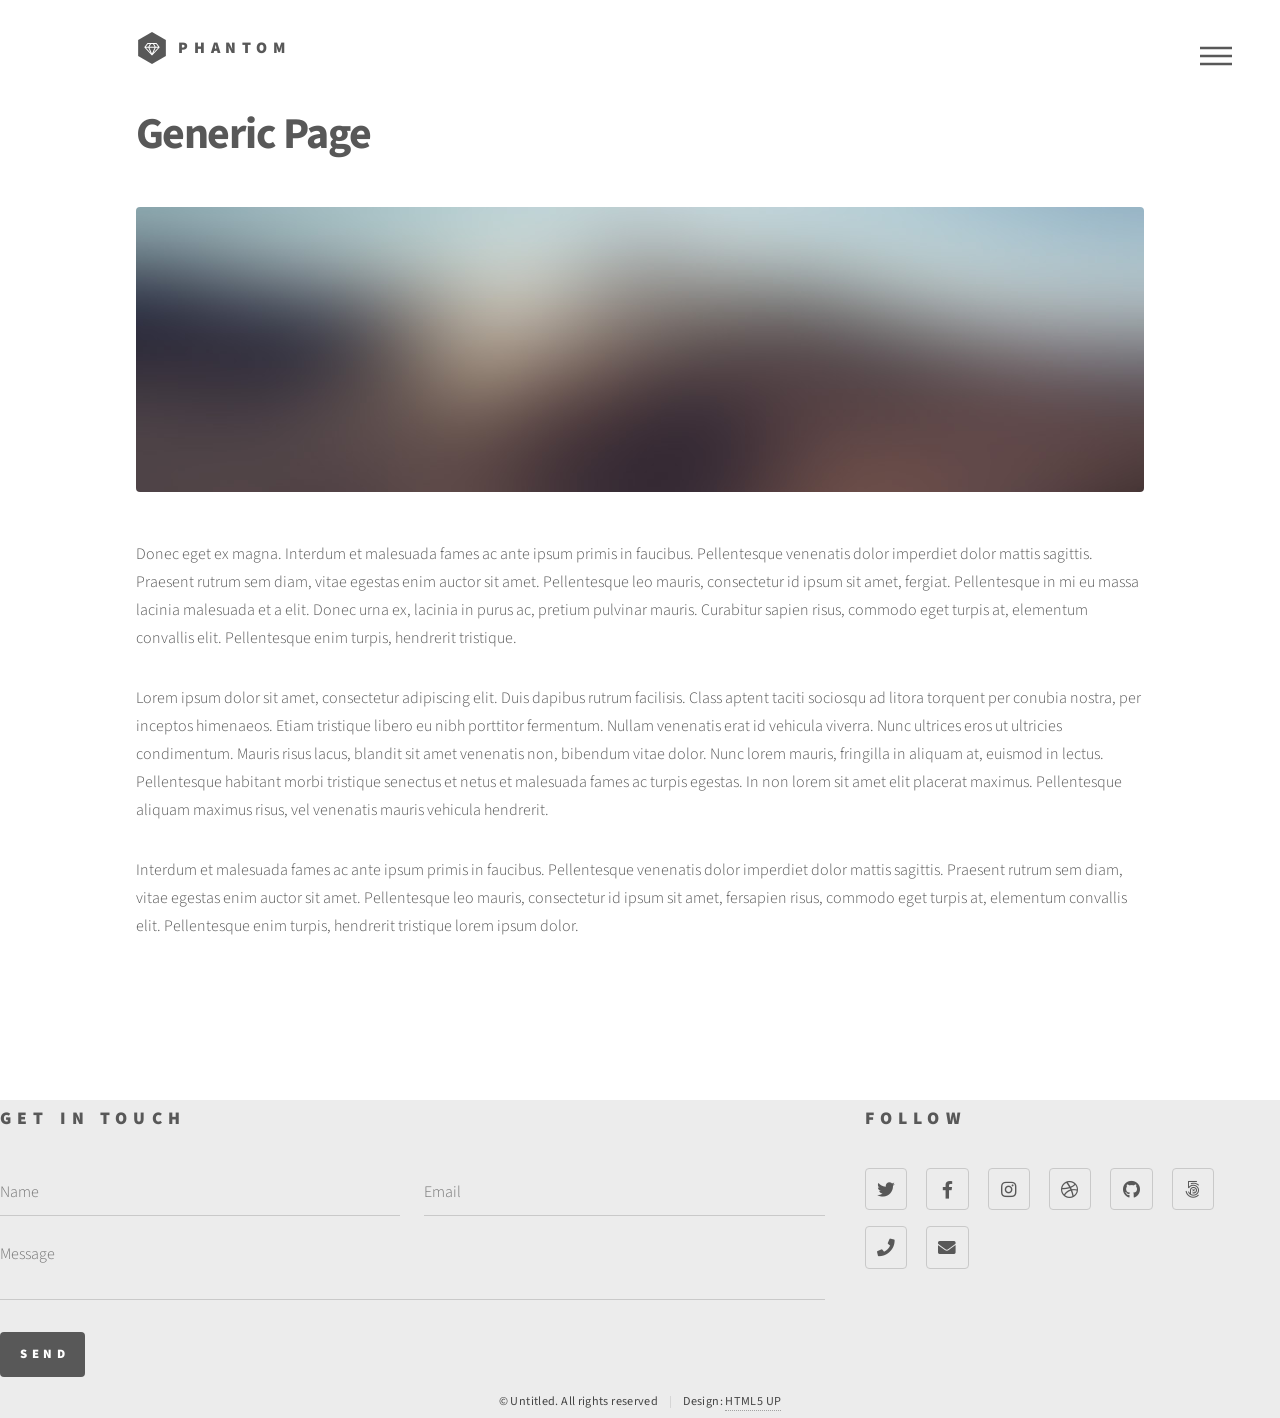
<file: generic.html>
<!DOCTYPE HTML>
<!--
	Phantom by HTML5 UP
	html5up.net | @ajlkn
	Free for personal and commercial use under the CCA 3.0 license (html5up.net/license)
-->
<html>
	<head>
		<title>Generic - Phantom by HTML5 UP</title>
		<meta charset="utf-8" />
		<meta name="viewport" content="width=device-width, initial-scale=1, user-scalable=no" />
		<link rel="stylesheet" href="assets/css/main.css" />
		<noscript><link rel="stylesheet" href="assets/css/noscript.css" /></noscript>
	</head>
	<body class="is-preload">
		<!-- Wrapper -->
			<div id="wrapper">

				<!-- Header -->
					<header id="header">
						<div class="inner">

							<!-- Logo -->
								<a href="index.html" class="logo">
									<span class="symbol"><img src="images/logo.svg" alt="" /></span><span class="title">Phantom</span>
								</a>

							<!-- Nav -->
								<nav>
									<ul>
										<li><a href="#menu">Menu</a></li>
									</ul>
								</nav>

						</div>
					</header>

				<!-- Menu -->
					<nav id="menu">
						<h2>Menu</h2>
						<ul>
							<li><a href="index.html">Home</a></li>
							<li><a href="generic.html">Ipsum veroeros</a></li>
							<li><a href="generic.html">Tempus etiam</a></li>
							<li><a href="generic.html">Consequat dolor</a></li>
							<li><a href="elements.html">Elements</a></li>
						</ul>
					</nav>

				<!-- Main -->
					<div id="main">
						<div class="inner">
							<h1>Generic Page</h1>
							<span class="image main"><img src="images/pic13.jpg" alt="" /></span>
							<p>Donec eget ex magna. Interdum et malesuada fames ac ante ipsum primis in faucibus. Pellentesque venenatis dolor imperdiet dolor mattis sagittis. Praesent rutrum sem diam, vitae egestas enim auctor sit amet. Pellentesque leo mauris, consectetur id ipsum sit amet, fergiat. Pellentesque in mi eu massa lacinia malesuada et a elit. Donec urna ex, lacinia in purus ac, pretium pulvinar mauris. Curabitur sapien risus, commodo eget turpis at, elementum convallis elit. Pellentesque enim turpis, hendrerit tristique.</p>
							<p>Lorem ipsum dolor sit amet, consectetur adipiscing elit. Duis dapibus rutrum facilisis. Class aptent taciti sociosqu ad litora torquent per conubia nostra, per inceptos himenaeos. Etiam tristique libero eu nibh porttitor fermentum. Nullam venenatis erat id vehicula viverra. Nunc ultrices eros ut ultricies condimentum. Mauris risus lacus, blandit sit amet venenatis non, bibendum vitae dolor. Nunc lorem mauris, fringilla in aliquam at, euismod in lectus. Pellentesque habitant morbi tristique senectus et netus et malesuada fames ac turpis egestas. In non lorem sit amet elit placerat maximus. Pellentesque aliquam maximus risus, vel venenatis mauris vehicula hendrerit.</p>
							<p>Interdum et malesuada fames ac ante ipsum primis in faucibus. Pellentesque venenatis dolor imperdiet dolor mattis sagittis. Praesent rutrum sem diam, vitae egestas enim auctor sit amet. Pellentesque leo mauris, consectetur id ipsum sit amet, fersapien risus, commodo eget turpis at, elementum convallis elit. Pellentesque enim turpis, hendrerit tristique lorem ipsum dolor.</p>
						</div>
					</div>

				<!-- Footer -->
					<footer id="footer">
						<div class="inner">
							<section>
								<h2>Get in touch</h2>
								<form method="post" action="#">
									<div class="fields">
										<div class="field half">
											<input type="text" name="name" id="name" placeholder="Name" />
										</div>
										<div class="field half">
											<input type="email" name="email" id="email" placeholder="Email" />
										</div>
										<div class="field">
											<textarea name="message" id="message" placeholder="Message"></textarea>
										</div>
									</div>
									<ul class="actions">
										<li><input type="submit" value="Send" class="primary" /></li>
									</ul>
								</form>
							</section>
							<section>
								<h2>Follow</h2>
								<ul class="icons">
									<li><a href="#" class="icon brands style2 fa-twitter"><span class="label">Twitter</span></a></li>
									<li><a href="#" class="icon brands style2 fa-facebook-f"><span class="label">Facebook</span></a></li>
									<li><a href="#" class="icon brands style2 fa-instagram"><span class="label">Instagram</span></a></li>
									<li><a href="#" class="icon brands style2 fa-dribbble"><span class="label">Dribbble</span></a></li>
									<li><a href="#" class="icon brands style2 fa-github"><span class="label">GitHub</span></a></li>
									<li><a href="#" class="icon brands style2 fa-500px"><span class="label">500px</span></a></li>
									<li><a href="#" class="icon solid style2 fa-phone"><span class="label">Phone</span></a></li>
									<li><a href="#" class="icon solid style2 fa-envelope"><span class="label">Email</span></a></li>
								</ul>
							</section>
							<ul class="copyright">
								<li>&copy; Untitled. All rights reserved</li><li>Design: <a href="http://html5up.net">HTML5 UP</a></li>
							</ul>
						</div>
					</footer>

			</div>

		<!-- Scripts -->
			<script src="assets/js/jquery.min.js"></script>
			<script src="assets/js/browser.min.js"></script>
			<script src="assets/js/breakpoints.min.js"></script>
			<script src="assets/js/util.js"></script>
			<script src="assets/js/main.js"></script>

	</body>
</html>
</file>
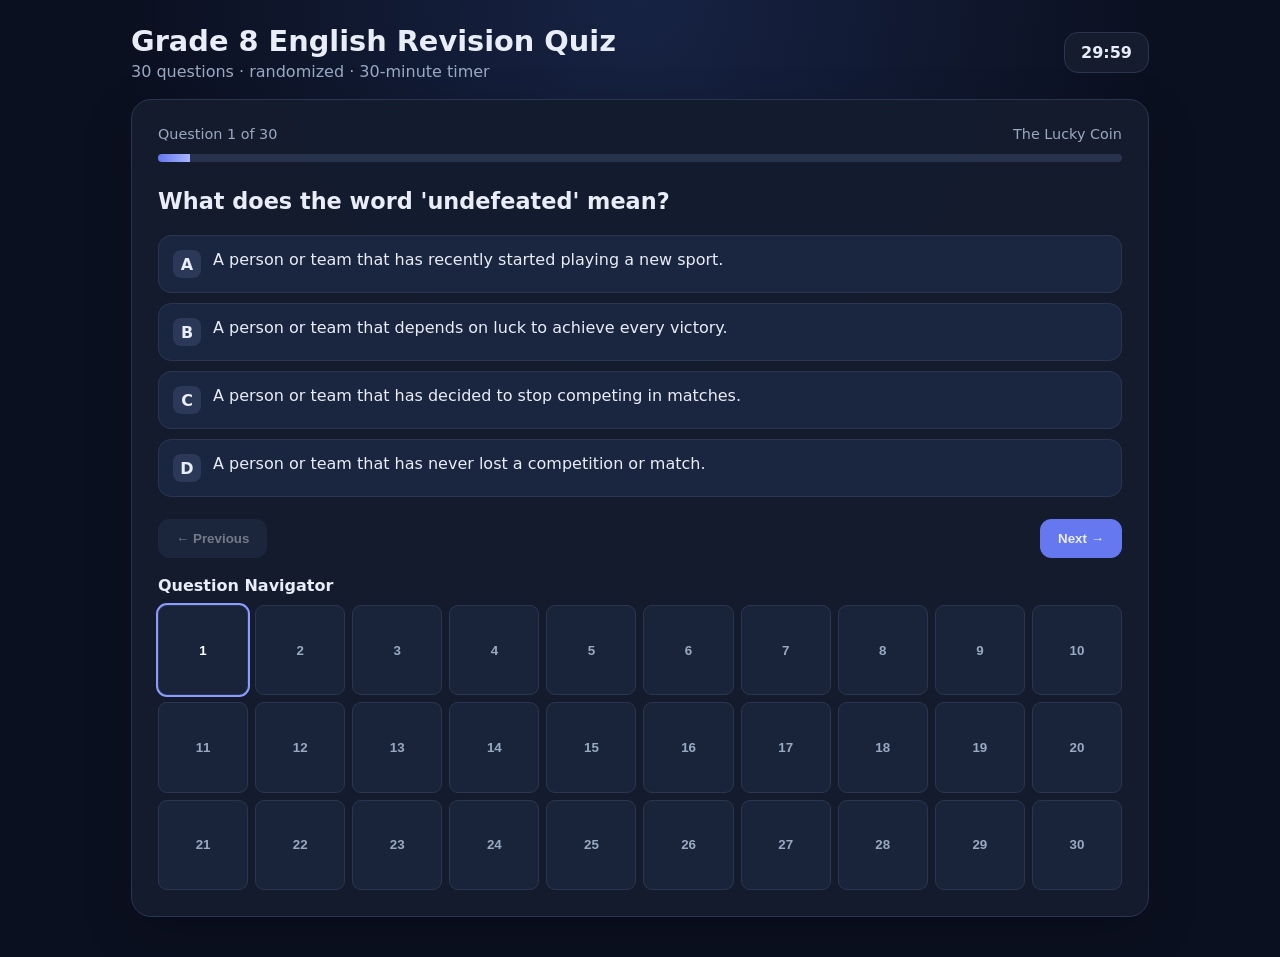
<file: grade8_english_quiz (1).html>
<!DOCTYPE html>
<html lang="en">
<head>
<meta charset="UTF-8">
<meta name="viewport" content="width=device-width, initial-scale=1.0">
<title>Grade 8 English — Revision Quiz</title>
<style>
:root{--bg:#0b1020;--panel:#141c2e;--panel2:#1a2540;--text:#e8edf7;--muted:#9aa9c2;--accent:#8b9cff;--accent2:#6578ef;--border:#2a3651;--good:#1f9d68;--bad:#d65060}
*{box-sizing:border-box}body{margin:0;background:radial-gradient(circle at top,#172344 0,#0b1020 45%);font-family:system-ui,-apple-system,Segoe UI,Roboto,Arial,sans-serif;color:var(--text);min-height:100vh}
.wrap{max-width:1050px;margin:auto;padding:24px 16px 40px}.header{display:flex;justify-content:space-between;align-items:center;gap:12px;flex-wrap:wrap;margin-bottom:18px}
.brand h1{font-size:clamp(1.25rem,3vw,1.8rem);margin:0}.brand p{margin:4px 0 0;color:var(--muted)}
.timer{background:var(--panel);border:1px solid var(--border);border-radius:14px;padding:10px 16px;font-weight:800;font-variant-numeric:tabular-nums}.timer.warning{color:#ffbd69;border-color:#ffbd69}
.card{background:rgba(20,28,46,.94);border:1px solid var(--border);border-radius:20px;padding:clamp(16px,3vw,26px);box-shadow:0 16px 50px #0003}
.topline{display:flex;justify-content:space-between;gap:10px;align-items:center;color:var(--muted);font-size:.9rem}.progress{height:8px;background:#27334d;border-radius:99px;overflow:hidden;margin:12px 0 24px}.progress span{display:block;height:100%;width:0;background:linear-gradient(90deg,var(--accent2),#a9b4ff);transition:width .2s}
.question{font-size:clamp(1.1rem,2.6vw,1.4rem);font-weight:700;line-height:1.4;margin:0 0 18px}.choices{display:grid;gap:10px}.choice{display:flex;align-items:flex-start;gap:12px;text-align:left;width:100%;padding:14px;border-radius:13px;border:1px solid var(--border);background:var(--panel2);color:var(--text);cursor:pointer;font:inherit;transition:.15s}.choice:hover{border-color:var(--accent);transform:translateY(-1px)}.letter{flex:none;display:grid;place-items:center;width:28px;height:28px;border-radius:8px;background:#2b3858;font-weight:800}.choice.selected{border-color:var(--accent);background:#27345a}.choice.correct{border-color:var(--good);background:#123c30}.choice.incorrect{border-color:var(--bad);background:#48252e}.choice:disabled{cursor:default;transform:none}
.navrow{display:flex;justify-content:space-between;gap:10px;margin-top:22px;flex-wrap:wrap}.btn{border:1px solid var(--border);background:#263451;color:var(--text);padding:11px 17px;border-radius:11px;font-weight:700;cursor:pointer}.btn:hover{filter:brightness(1.15)}.btn.primary{background:var(--accent2);border-color:var(--accent2)}.btn:disabled{opacity:.45;cursor:not-allowed}
.navigator{margin-top:18px}.navigator h3{margin:0 0 10px;font-size:1rem}.numbers{display:grid;grid-template-columns:repeat(10,minmax(0,1fr));gap:7px}.num{aspect-ratio:1;border:1px solid var(--border);border-radius:9px;background:#19243a;color:var(--muted);cursor:pointer;font-weight:700}.num.current{outline:2px solid var(--accent);color:white}.num.answered{background:#344568;color:white}.num.correct{background:#17563c;color:white}.num.wrong{background:#642d39;color:white}
.result{display:none}.result h2{margin-top:0;font-size:1.7rem}.scorebig{font-size:2.5rem;font-weight:900;color:#a9b4ff}.review{display:grid;gap:12px;margin-top:22px}.reviewitem{padding:15px;border:1px solid var(--border);border-radius:13px;background:#111a2b}.reviewitem.correct{border-left:5px solid var(--good)}.reviewitem.wrong{border-left:5px solid var(--bad)}.reviewitem p{margin:7px 0}.small{color:var(--muted);font-size:.92rem}
@media(max-width:540px){.numbers{grid-template-columns:repeat(6,minmax(0,1fr))}.navrow .btn{flex:1}.topline{font-size:.82rem}}
</style>
</head>
<body>
<div class="wrap">
<header class="header"><div class="brand"><h1>Grade 8 English Revision Quiz</h1><p>30 questions · randomized · 30-minute timer</p></div><div class="timer" id="timer">30:00</div></header>
<section class="card" id="quiz">
<div class="topline"><span id="qcount">Question 1 of 30</span><span id="category"></span></div>
<div class="progress"><span id="progress"></span></div>
<h2 class="question" id="question"></h2>
<div class="choices" id="choices"></div>
<div class="navrow"><button class="btn" id="prev">← Previous</button><button class="btn primary" id="next">Next →</button><button class="btn primary" id="submit" style="display:none">Submit Quiz</button></div>
<div class="navigator"><h3>Question Navigator</h3><div class="numbers" id="numbers"></div></div>
</section>
<section class="card result" id="result"></section>
</div>
<script>
const raw = [["Gaming Communities", "Which is a positive effect of gaming communities?", ["Gaming can help people communicate more clearly with others.   ", "Gaming can encourage people to avoid communicating with others.", "Gaming can make it harder for people to build friendships.     ", "Gaming can lead people to use technology less confidently.     "], 0], ["Gaming Communities", "Gaming communities can help people by allowing them to…", ["avoid meeting or communicating with people in online spaces. ", "make friends with people who share similar interests.        ", "stop developing skills that are useful when using technology.", "spend time online without interacting with other players.    "], 1], ["Gaming Communities", "What is digital literacy?", ["Being able to understand and use digital tools effectively.     ", "Being able to win games without communicating with teammates.   ", "Being able to read printed information without using technology.", "Being able to avoid online information and digital devices.     "], 0], ["Gaming Communities", "Which is an example of toxic online behaviour?", ["Offering helpful advice when another player makes a mistake.  ", "Welcoming a new player and encouraging them to participate.   ", "Using trolling to upset or deliberately bother another player.", "Sharing useful information with teammates during a game.      "], 2], ["Argument Writing & Logical Fallacies", "In argument writing, what is a claim?", ["The position or opinion that the writer wants to support.     ", "A fact or example that explains why the evidence is useful.   ", "A sentence that repeats information without taking a position.", "A personal comment that criticizes someone who disagrees.     "], 0], ["Argument Writing & Logical Fallacies", "What does evidence do in an argument?", ["It introduces an unrelated topic to distract the reader.       ", "It provides facts or examples that support the writer's claim. ", "It attacks the character of someone with a different opinion.  ", "It repeats the claim without giving the reader further support."], 1], ["Argument Writing & Logical Fallacies", "Which fallacy argues that something is right because many people believe it?", ["Ad Hominem, because it attacks the person making the argument.             ", "Straw Man, because it changes an opposing argument unfairly.               ", "Bandwagon, because it treats popularity as proof that something is right.  ", "Hasty Generalization, because it makes a broad claim from limited examples."], 2], ["Argument Writing & Logical Fallacies", "Which fallacy attacks a person instead of their argument?", ["Bandwagon, because it uses popularity to support a position.                   ", "Ad Hominem, because it criticizes the person rather than the argument.         ", "Straw Man, because it changes an opposing argument into a weaker one.          ", "Hasty Generalization, because it reaches a conclusion from too little evidence."], 1], ["The Lucky Coin", "Who are the main characters in The Lucky Coin?", ["Maggie and her grandfather, who discuss the meaning of luck.          ", "Noor and her partner, who investigate a mysterious clue together.     ", "The narrator and the old man, whose story is told in the first person.", "A captain and the players, who try to protect an undefeated record.   "], 0], ["The Lucky Coin", "What is a central theme of The Lucky Coin?", ["People should depend on lucky objects whenever they face a challenge.        ", "People should trust themselves rather than depend on luck or superstition.   ", "People should believe that success is decided before they make an effort.    ", "People should avoid difficult choices because confidence cannot be developed."], 1], ["The Lucky Coin", "What does the word 'undefeated' mean?", ["A person or team that has never lost a competition or match.   ", "A person or team that has recently started playing a new sport.", "A person or team that depends on luck to achieve every victory.", "A person or team that has decided to stop competing in matches."], 0], ["The Lucky Coin", "In the story vocabulary, what does 'confidence' mean?", ["The belief that a lucky object will control the result of an event.", "The feeling of being unsure about making an important decision.    ", "The belief in your own abilities and your ability to succeed.      ", "The excitement someone feels after hearing unexpected news.        "], 2], ["Mystery Vocabulary", "What is the main responsibility of a detective?", ["To lead a sports team and organize its training sessions.  ", "To investigate clues and work out answers to mysteries.    ", "To create suspense by keeping important information hidden.", "To make guesses about events without looking for evidence. "], 1], ["Mystery Vocabulary", "What does the word 'justice' mean?", ["The feeling of excitement that comes from an unexpected event.    ", "The quality of being strange, unusual, or difficult to understand.", "The idea of treating people fairly and doing what is right.       ", "The feeling of suspense that builds during a mystery story.       "], 2], ["Mystery Vocabulary", "What does the word 'tension' mean in a mystery?", ["The suspense or nervous feeling that makes readers wonder what will happen.", "The fairness shown when people receive the treatment they deserve.         ", "The excitement someone feels when something enjoyable takes place.         ", "The wisdom used when someone makes a thoughtful decision.                  "], 0], ["The Tell-Tale Heart", "What happens first in the sequence of events in The Tell-Tale Heart?", ["The narrator hears a heartbeat and becomes increasingly disturbed.     ", "The narrator confesses after becoming overwhelmed by feelings of guilt.", "The narrator secretly watches the old man before taking further action.", "The narrator kills the old man and attempts to hide what happened.     "], 2], ["The Tell-Tale Heart", "What happens after the narrator kills the old man?", ["The narrator hears what seems to be the sound of a heartbeat.     ", "The narrator decides to leave and forget everything that happened.", "The narrator meets Maggie and begins talking about a lucky coin.  ", "The narrator immediately explains the entire event to a detective."], 0], ["The Tell-Tale Heart", "What does the heartbeat symbolize in The Tell-Tale Heart?", ["The narrator's growing confidence after completing a difficult task.", "The narrator's belief that luck will protect them from consequences.", "The narrator's desire to discover the truth about the old man.      ", "The narrator's guilt, which becomes harder to ignore over time.     "], 3], ["The Tell-Tale Heart", "Why is the narrator considered an unreliable narrator?", ["The narrator describes events but gives no details about the old man.        ", "The narrator's thoughts and descriptions make the account difficult to trust.", "The narrator tells the story using facts confirmed by other characters.      ", "The narrator explains the events from the old man's point of view.           "], 1], ["The Tell-Tale Heart", "What mainly drives the narrator's actions in the story?", ["The narrator's wish to become a respected and successful detective.       ", "The narrator's hope of finding a valuable object belonging to the old man.", "The narrator's obsession, which influences the way the narrator behaves.  ", "The narrator's confidence that a lucky coin will bring good results.      "], 2], ["Appositives", "What is an appositive?", ["A verb phrase that explains when an action takes place in a sentence.", "A noun or noun phrase that renames or identifies another noun.       ", "A group of words that predicts what a character will do next.        ", "A pronoun that replaces every noun in a complete sentence.           "], 1], ["Appositives", "Which sentence correctly uses a nonessential appositive?", ["Noor a careful detective examined the clue beside the doorway.  ", "Noor, a careful detective, examined the clue beside the doorway.", "Noor examined, a careful detective the clue beside the doorway. ", "A careful detective Noor examined the clue beside the doorway.  "], 1], ["Appositives", "Which sentence contains an essential appositive that does not need commas?", ["My brother, Ali, is waiting outside the classroom after school.      ", "The poet Maya Angelou inspired readers through her writing and ideas.", "Noor, our detective, discovered an important clue near the door.     ", "The dog, a beagle, followed its owner along the quiet street.        "], 1], ["Participles & Participial Phrases", "Which word is an example of a present participle?", ["The word 'broken', because it is a past form used to describe something. ", "The word 'written', because it is a past form used to describe something.", "The word 'climbing', because it ends in -ing and can describe a noun.    ", "The word 'spoken', because it is a past form used to describe something. "], 2], ["Participles & Participial Phrases", "Which word is an example of a past participle?", ["The word 'running', because it ends in -ing and can describe a noun.    ", "The word 'trying', because it ends in -ing and can describe a noun.     ", "The word 'climbing', because it ends in -ing and can describe a noun.   ", "The word 'broken', because it is a past participle used as an adjective."], 3], ["Participles & Participial Phrases", "What is a participial phrase?", ["A phrase beginning with a participle that describes a noun in the sentence.", "A phrase containing a claim and evidence to support an argument.           ", "A noun phrase that renames another noun and is set off with commas.        ", "A sentence that makes an educated guess about what may happen next.        "], 0], ["Indefinite Pronouns", "Which of the following indefinite pronouns is singular?", ["The pronoun 'several', which refers to more than one person or thing.      ", "The pronoun 'both', which refers to two people or things together.         ", "The pronoun 'everyone', which refers to all people in a group individually.", "The pronoun 'few', which refers to a small number of people or things.     "], 2], ["Indefinite Pronouns", "Which sentence uses an indefinite pronoun with the correct verb?", ["Everyone are ready to begin the activity after the instructions.   ", "Several is waiting outside the classroom for the teacher to arrive.", "Each are finished with the questions in the revision worksheet.    ", "Everyone is ready to begin the activity after the instructions.    "], 3], ["Predictions", "What is a prediction when reading a story?", ["A fact about an event that has already happened in the story.       ", "An educated guess about what may happen next, based on clues.       ", "A random idea about the ending that does not use any clues.         ", "A character's nickname, which helps readers identify that character."], 1], ["Predictions", "What should a reader do when new evidence does not support a prediction?", ["Ignore the new evidence and keep the original prediction unchanged.", "Stop reading because the original prediction was not correct.      ", "Revise the prediction so it reflects the new evidence in the text. ", "Choose another prediction without checking any clues in the story. "], 2]];
const shuffle=a=>{for(let i=a.length-1;i>0;i--){const j=Math.floor(Math.random()*(i+1));[a[i],a[j]]=[a[j],a[i]];}return a;};
const questions=shuffle(raw.map(q=>{let choices=q[2].map((t,i)=>({t,correct:i===q[3]}));shuffle(choices);return {cat:q[0],text:q[1],choices,answer:choices.findIndex(c=>c.correct)};}));
let index=0,answers=Array(questions.length).fill(null),submitted=false,remaining=1800;
const $=id=>document.getElementById(id);
function render(){const q=questions[index];$('qcount').textContent=`Question ${index+1} of ${questions.length}`;$('category').textContent=q.cat;$('progress').style.width=((index+1)/questions.length*100)+'%';$('question').textContent=q.text;$('choices').innerHTML='';
q.choices.forEach((c,i)=>{let b=document.createElement('button');b.className='choice';if(answers[index]===i)b.classList.add('selected');if(submitted){b.disabled=true;if(c.correct)b.classList.add('correct');else if(answers[index]===i)b.classList.add('incorrect');}
b.innerHTML=`<span class="letter">${'ABCD'[i]}</span><span></span>`;b.querySelector('span:last-child').textContent=c.t;b.onclick=()=>{if(!submitted){answers[index]=i;render();}};$('choices').appendChild(b);});
$('prev').disabled=index===0;$('next').style.display=index===questions.length-1?'none':'inline-block';$('submit').style.display=index===questions.length-1&&!submitted?'inline-block':'none';if(submitted){$('next').style.display='none';$('submit').style.display='none';}
renderNums();}
function renderNums(){const box=$('numbers');box.innerHTML='';questions.forEach((q,i)=>{let b=document.createElement('button');b.className='num';b.textContent=i+1;if(i===index)b.classList.add('current');if(answers[i]!==null)b.classList.add('answered');if(submitted)b.classList.add(answers[i]===q.answer?'correct':'wrong');b.onclick=()=>{index=i;render();};box.appendChild(b);});}
$('prev').onclick=()=>{if(index>0){index--;render();}};$('next').onclick=()=>{if(index<questions.length-1){index++;render();}};$('submit').onclick=submitQuiz;
function submitQuiz(){if(submitted)return;submitted=true;render();let score=questions.reduce((s,q,i)=>s+(answers[i]===q.answer?1:0),0);$('quiz').style.display='none';let r=$('result');r.style.display='block';r.innerHTML=`<h2>Quiz Results</h2><div class="scorebig">${score} / ${questions.length}</div><p><strong>${Math.round(score/questions.length*100)}%</strong> — ${score===30?'Perfect score!':score>=24?'Great work!':score>=18?'Good effort—review missed questions.':'Keep studying and try again.'}</p><p class="small">Time used: ${formatTime(1800-remaining)} · Correct answers are green; your incorrect choices are red.</p><div class="review"></div><button class="btn primary" onclick="location.reload()">Try a New Random Quiz</button>`;
let review=r.querySelector('.review');questions.forEach((q,i)=>{let correct=answers[i]===q.answer;let d=document.createElement('div');d.className='reviewitem '+(correct?'correct':'wrong');d.innerHTML=`<strong>${i+1}. ${q.cat}</strong><p>${q.text}</p><p>Your answer: ${answers[i]===null?'Not answered':q.choices[answers[i]].t}</p><p><strong>Correct answer: ${q.choices[q.answer].t}</strong></p>`;review.appendChild(d);});}
function formatTime(s){let m=Math.floor(s/60),sec=s%60;return `${String(m).padStart(2,'0')}:${String(sec).padStart(2,'0')}`;}
function tick(){if(submitted)return;remaining--;$('timer').textContent=formatTime(remaining);if(remaining<=300)$('timer').classList.add('warning');if(remaining<=0){submitQuiz();} }
setInterval(tick,1000);render();
</script>
</body>
</html>
</file>
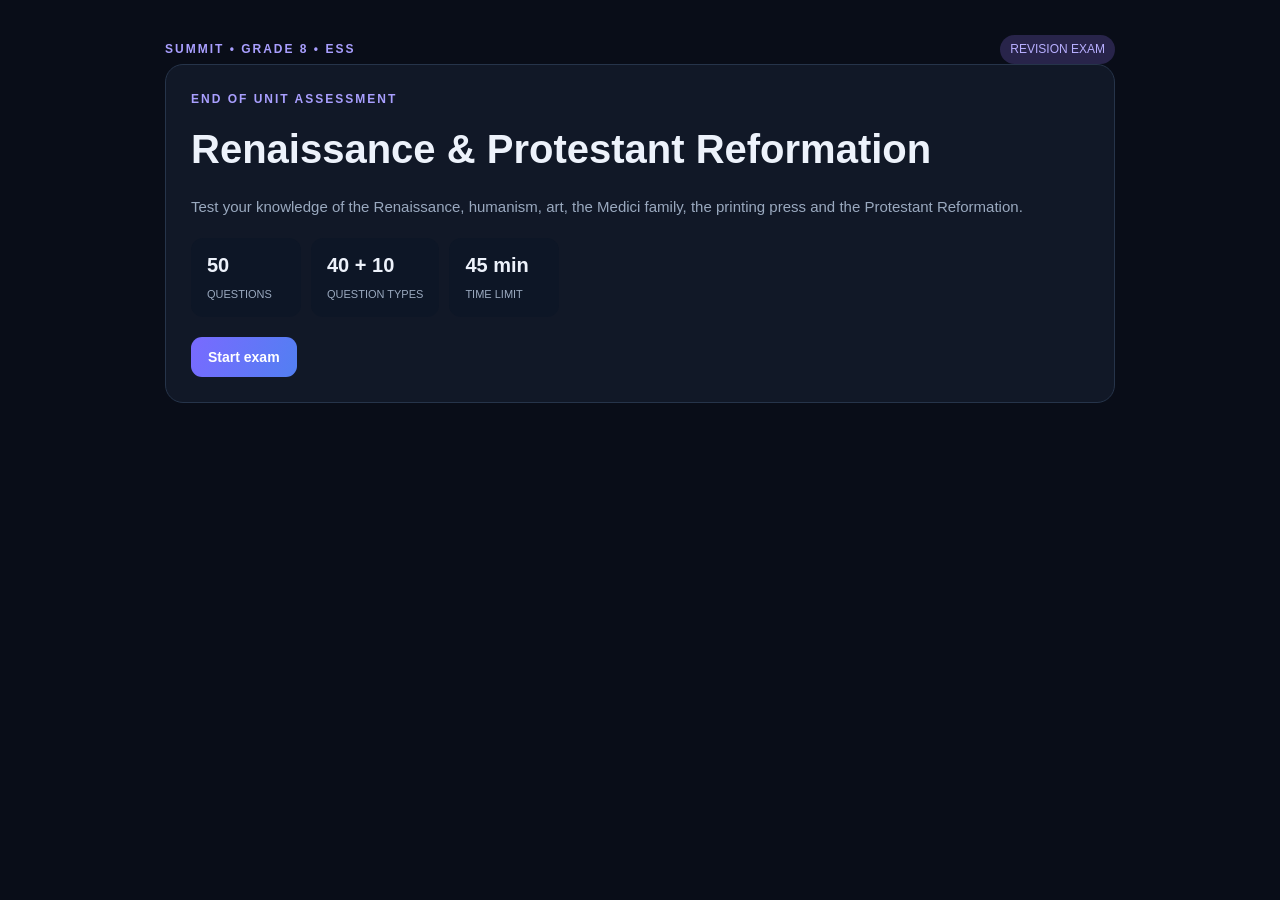
<file: grade8_social_studies_final_exam.html>
<!DOCTYPE html>
<html lang="en">
<head>
<meta charset="UTF-8">
<meta name="viewport" content="width=device-width, initial-scale=1.0">
<title>Grade 8 ESS Exam</title>
<style>
:root {
 --bg:#090d18;--panel:#111827;--line:#26344a;
 --text:#edf2fb;--muted:#9aa9bf;
 --accent:#8b7cff;--good:#36c98f;--bad:#ff6b7a;
}
*{box-sizing:border-box}
body{
 margin:0;padding:15px;background:var(--bg);color:var(--text);
 font:15px/1.55 Arial,sans-serif;
}
.container{max-width:950px;margin:20px auto}
.card{
 background:#111827;border:1px solid var(--line);
 border-radius:18px;padding:25px;margin-bottom:16px;
}
h1{font-size:clamp(26px,5vw,40px);margin:10px 0}
h2{font-size:22px;line-height:1.4}
.muted{color:var(--muted)}
.eyebrow{color:#a99fff;font-size:12px;letter-spacing:2px;font-weight:bold}
.stats{display:flex;gap:10px;flex-wrap:wrap;margin:20px 0}
.stat{background:#0d1626;padding:12px 16px;border-radius:12px;min-width:110px}
.stat b{display:block;font-size:20px}
.stat span{font-size:11px;color:var(--muted)}
button{
 cursor:pointer;border:1px solid var(--line);border-radius:11px;
 padding:12px 17px;background:#1a2940;color:white;font-size:14px;
 font-weight:bold;
}
button:hover{filter:brightness(1.2)}
.primary{background:linear-gradient(110deg,#796aff,#527ff2);border:0}
button:disabled{opacity:.35;cursor:not-allowed}
.hidden{display:none!important}
.top{display:flex;justify-content:space-between;gap:12px;align-items:center}
.timer{font-weight:bold;font-size:18px;font-variant-numeric:tabular-nums}
.progress{height:8px;background:#26344a;border-radius:10px;margin:15px 0;overflow:hidden}
.bar{height:100%;width:0;background:linear-gradient(90deg,#8b7cff,#5f8cff)}
.tag{background:#28244a;color:#b8afff;padding:5px 10px;border-radius:20px;font-size:12px}
.answers{display:grid;grid-template-columns:1fr 1fr;gap:10px;margin-top:20px}
.answer{
 display:flex;align-items:flex-start;gap:12px;text-align:left;
 min-height:58px;background:#111d30;padding:14px;
}
.answer.selected{border-color:var(--accent);background:#29254d}
.letter{
 background:#26344a;border-radius:7px;padding:3px 9px;
 font-size:12px;flex-shrink:0;
}
.answer.selected .letter{background:var(--accent)}
.controls{display:flex;justify-content:space-between;gap:10px;margin-top:22px;align-items:center}
.navigator{display:grid;grid-template-columns:repeat(10,1fr);gap:7px;margin-top:15px}
.navigator button{padding:8px 0;font-size:12px}
.navigator button.done{background:#29254d;border-color:#7468e8}
.navigator button.current{outline:2px solid #a99fff}
.score{font-size:48px;font-weight:900;margin:10px 0}
.review-item{padding:15px 0;border-bottom:1px solid var(--line)}
.correct{color:var(--good)}
.incorrect{color:var(--bad)}
@media(max-width:650px){
 body{padding:8px}
 .container{margin:8px auto}
 .card{padding:16px}
 .answers{grid-template-columns:1fr}
 .navigator{grid-template-columns:repeat(5,1fr)}
 .controls button{padding:10px}
 .stat{min-width:calc(33.33% - 5px);padding:9px}
}
</style>
</head>
<body>
<div class="container">

<div class="top">
 <div class="eyebrow">SUMMIT • GRADE 8 • ESS</div>
 <span class="tag">REVISION EXAM</span>
</div>

<section class="card" id="intro">
 <div class="eyebrow">END OF UNIT ASSESSMENT</div>
 <h1>Renaissance & Protestant Reformation</h1>
 <p class="muted">Test your knowledge of the Renaissance, humanism, art, the Medici family, the printing press and the Protestant Reformation.</p>

 <div class="stats">
  <div class="stat"><b>50</b><span>QUESTIONS</span></div>
  <div class="stat"><b>40 + 10</b><span>QUESTION TYPES</span></div>
  <div class="stat"><b>45 min</b><span>TIME LIMIT</span></div>
 </div>

 <button class="primary" onclick="startExam()">Start exam</button>
</section>

<section class="card hidden" id="exam">
 <div class="top">
  <div>
   <div class="eyebrow">YOUR EXAM</div>
   <span class="muted" id="questionCount"></span>
  </div>
  <div class="timer" id="timer">45:00</div>
 </div>

 <div class="progress"><div class="bar" id="progress"></div></div>

 <div class="top">
  <span id="number" class="muted"></span>
  <span id="category" class="tag"></span>
 </div>

 <h2 id="question"></h2>
 <div class="answers" id="answers"></div>

 <div class="controls">
  <button id="previous" onclick="move(-1)">← Previous</button>
  <span class="muted" id="answered"></span>
  <button class="primary" id="next" onclick="move(1)">Next →</button>
 </div>

 <div class="top" style="margin-top:25px">
  <span class="muted">QUESTION NAVIGATOR</span>
  <button onclick="submitExam()">Submit exam</button>
 </div>
 <div class="navigator" id="navigator"></div>
</section>

<section class="card hidden" id="results"></section>
</div>

<script>
const questions = [
["Renaissance","What does the word 'Renaissance' mean?",["Revolution","Rebirth","Reform","Discovery"],1],
["Renaissance","Where did the Renaissance begin?",["Germany","Italy","France","England"],1],
["Humanism","Humanism focused on the study of...",["Military strategy","Classical Greek and Roman texts","Architecture only","Trade routes"],1],
["Florence","Which city became a leading Renaissance centre?",["Paris","Madrid","Florence","Vienna"],2],
["Medici Family","Why was the Medici family important?",["They funded artists and scholars","They invented the printing press","They started Lutheranism","They ruled England"],0],
["Art","Who painted the Mona Lisa?",["Raphael","Michelangelo","Leonardo da Vinci","Donatello"],2],
["Art","What artistic technique creates depth on a flat surface?",["Patronage","Perspective","Humanism","Realism"],1],
["Printing Press","Who developed the European movable-type printing press?",["Martin Luther","Erasmus","Johannes Gutenberg","Jan van Eyck"],2],
["Printing Press","A major effect of the printing press was that...",["Books became more expensive","Ideas spread more quickly","People stopped reading","Trade declined"],1],
["Northern Renaissance","Who was a leading Northern Renaissance humanist?",["Leonardo da Vinci","Erasmus","Michelangelo","Raphael"],1],
["Northern Renaissance","Christian humanism aimed to...",["Improve understanding of Christianity through study","Replace Christianity","Ban books","Create new governments"],0],
["Art","Which Northern Renaissance artist painted the Arnolfini Portrait?",["Raphael","Jan van Eyck","Donatello","Michelangelo"],1],
["Leonardo da Vinci","Why is Leonardo called a polymath?",["He ruled Florence","He excelled in many fields","He invented books","He became Pope"],1],
["Patronage","What is patronage?",["Military service","Financial support for artists and scholars","Religious taxes","Trade agreements"],1],
["Humanism","Who is often called the father of humanism?",["Martin Luther","Johannes Gutenberg","Francesco Petrarch","Erasmus"],2],
["Printing Press","The Gutenberg Bible was completed around...",["1255","1355","1455","1555"],2],
["Reformation","The Protestant Reformation began in...",["1517","1436","1600","1492"],0],
["Martin Luther","Martin Luther was a...",["King","Pope","German monk and professor","Artist"],2],
["Indulgences","An indulgence was connected to...",["Military service","Reducing punishment for sins","Trade licences","Education"],1],
["95 Theses","Martin Luther's 95 Theses mainly criticized...",["Humanism","Printing","Indulgence preaching","Banking"],2],
["Martin Luther","What did Martin Luther write in 1517?",["The Prince","95 Theses","Utopia","Gutenberg Bible"],1],
["95 Theses","The 95 Theses mainly challenged...",["Church architecture","The sale of indulgences","Humanism","The Renaissance"],1],
["Printing Press","Why did Luther's ideas spread quickly across Europe?",["Because kings ordered everyone to read them","Because of the printing press","Because of television","Because of universities only"],1],
["Diet of Worms","At the Diet of Worms in 1521, Martin Luther...",["Became Pope","Agreed to remove his writings","Refused to take back his writings","Moved to England"],2],
["Frederick the Wise","Who protected Martin Luther after the Diet of Worms?",["Charles V","Henry VIII","Erasmus","Frederick the Wise"],3],
["Protestant Reformation","The Protestant Reformation was a movement that...",["Supported indulgence sales","Challenged practices in the Catholic Church","Promoted feudalism","Ended printing"],1],
["Lutheranism","Lutheranism is named after...",["Leonardo da Vinci","Martin Luther","John Calvin","Erasmus"],1],
["Calvinism","Which individual is most closely associated with Calvinism?",["John Calvin","Henry VIII","Martin Luther","Petrarch"],0],
["Anglicanism","Anglicanism developed in...",["Germany","France","England","Italy"],2],
["Henry VIII","Who became head of the Church of England?",["Martin Luther","John Calvin","Henry VIII","Charles V"],2],
["Catholic Church","Who was the highest authority in the Catholic Church?",["The King","The Pope","The Archbishop of Mainz","The Emperor"],1],
["Authority","According to many Protestants, the highest religious authority was...",["The King","Tradition","The Bible","The Pope"],2],
["Bible","Many Protestants wanted the Bible translated into...",["Latin only","Ancient Greek only","Local languages","No languages"],2],
["Peace of Augsburg","The Peace of Augsburg was signed in...",["1455","1517","1555","1648"],2],
["Peace of Augsburg","The Peace of Augsburg allowed rulers to choose between...",["Anglicanism and Islam","Catholicism and Lutheranism","Humanism and Calvinism","Orthodoxy and Anglicanism"],1],
["Printing Press","Which invention helped both Renaissance and Reformation ideas spread?",["Compass","Printing Press","Steam Engine","Telescope"],1],
["Consequences","One major result of the Reformation was...",["Religious unity across Europe","The end of Christianity","The growth of different Christian denominations","The end of education"],2],
["Consequences","Which war is often linked to religious divisions after the Reformation?",["Hundred Years' War","Thirty Years' War","Peloponnesian War","Crimean War"],1],
["Historical Thinking","Which factor helped spread Reformation ideas the MOST?",["Printing technology","Castles","Feudalism","Longbows"],0],
["Cause and Effect","What was a direct effect of criticisms of indulgences?",["The beginning of the Protestant Reformation","The fall of Florence","The invention of humanism","The rise of the Medici Bank"],0],
["Fill in the Blank","The Renaissance began in ________.",["France","Germany","Italy","England"],2],
["Fill in the Blank","The wealthy family that supported many artists in Florence was the ________ family.",["Medici","Tudor","Calvin","Borgia"],0],
["Fill in the Blank","Johannes Gutenberg developed the ________ press.",["steam","printing","oil","wine"],1],
["Fill in the Blank","Martin ________ wrote the 95 Theses.",["Calvin","Henry","Luther","Erasmus"],2],
["Fill in the Blank","The document written by Martin Luther was called the 95 ________.",["Arguments","Rules","Articles","Theses"],3],
["Fill in the Blank","A practice criticized during the Reformation was the sale of ________.",["Taxes","Books","Indulgences","Land"],2],
["Fill in the Blank","The Protestant ________ challenged practices within the Catholic Church.",["Movement","Reformation","Empire","Revival"],1],
["Fill in the Blank","The leading Northern Renaissance humanist was ________.",["Michelangelo","Raphael","Erasmus","Donatello"],2],
["Fill in the Blank","The Peace of ________ was signed in 1555.",["Westphalia","Rome","Worms","Augsburg"],3],
["Fill in the Blank","A person who financially supports artists is called a ________.",["Scholar","Patron","Monk","Merchant"],1]
];

let order=[],answers={},current=0,time=45*60,clock=null,finished=false;

function shuffle(array){
 let a=[...array];
 for(let i=a.length-1;i>0;i--){
  let j=Math.floor(Math.random()*(i+1));
  [a[i],a[j]]=[a[j],a[i]];
 }
 return a;
}

function startExam(){
 order=shuffle(questions.map((_,i)=>i));
 document.getElementById("intro").classList.add("hidden");
 document.getElementById("exam").classList.remove("hidden");
 buildNavigator();
 renderQuestion();
 clock=setInterval(()=>{
  time--;
  let m=Math.floor(time/60),s=time%60;
  document.getElementById("timer").textContent=
   `${m}:${String(s).padStart(2,"0")}`;
  if(time<=0)submitExam(true);
 },1000);
}

function buildNavigator(){
 const nav=document.getElementById("navigator");
 nav.innerHTML="";
 order.forEach((_,i)=>{
  const b=document.createElement("button");
  b.textContent=i+1;
  b.onclick=()=>{current=i;renderQuestion()};
  b.id="nav"+i;
  nav.appendChild(b);
 });
}

function renderQuestion(){
 const q=questions[order[current]];
 document.getElementById("number").textContent=`QUESTION ${current+1}`;
 document.getElementById("questionCount").textContent=
  `Question ${current+1} of 50`;
 document.getElementById("category").textContent=q[0];
 document.getElementById("question").textContent=q[1];
 document.getElementById("progress").style.width=
  ((current+1)/50*100)+"%";

 const answersBox=document.getElementById("answers");
 answersBox.innerHTML="";
 if(!q.displayOrder)q.displayOrder=shuffle([0,1,2,3]);

 q.displayOrder.forEach((choice,i)=>{
  const b=document.createElement("button");
  b.className="answer"+(answers[order[current]]===choice?" selected":"");
  const letter=document.createElement("span");
  letter.className="letter";
  letter.textContent="ABCD"[i];
  const text=document.createElement("span");
  text.textContent=q[2][choice];
  b.append(letter,text);
  b.onclick=()=>{answers[order[current]]=choice;renderQuestion()};
  answersBox.appendChild(b);
 });

 document.getElementById("previous").disabled=current===0;
 document.getElementById("next").textContent=
  current===49?"Finish →":"Next →";
 document.getElementById("answered").textContent=
  `${Object.keys(answers).length} / 50 answered`;

 order.forEach((_,i)=>{
  const b=document.getElementById("nav"+i);
  b.classList.toggle("done",answers[order[i]]!==undefined);
  b.classList.toggle("current",i===current);
 });
}

function move(direction){
 if(direction===-1&&current>0)current--;
 if(direction===1&&current<49)current++;
 else if(direction===1&&current===49){
  if(confirm("Submit your exam now?"))submitExam();
  return;
 }
 renderQuestion();
}

function submitExam(auto=false){
 if(finished)return;
 const unanswered=50-Object.keys(answers).length;
 if(!auto&&!confirm(unanswered?
  `You have ${unanswered} unanswered questions. Submit anyway?`:
  "Are you sure you want to submit your exam?"))return;

 finished=true;
 clearInterval(clock);
 let score=0;
 questions.forEach((q,i)=>{if(answers[i]===q[3])score++});
 const percent=Math.round(score/50*100);
 document.getElementById("exam").classList.add("hidden");
 const result=document.getElementById("results");
 result.classList.remove("hidden");
 result.innerHTML=`
  <div class="eyebrow">EXAM COMPLETED</div>
  <h1>Your results</h1>
  <div class="score">${score} / 50</div>
  <p class="muted">${percent}% correct</p>
  <div class="progress"><div class="bar" style="width:${percent}%"></div></div>
  <div class="stats">
   <div class="stat"><b>${score}</b><span>CORRECT</span></div>
   <div class="stat"><b>${50-score}</b><span>INCORRECT</span></div>
   <div class="stat"><b>${Object.keys(answers).length}</b><span>ANSWERED</span></div>
  </div>
  <button class="primary" id="reviewButton">Review answers</button>
  <button onclick="location.reload()">Retake exam</button>
  <div id="review" class="hidden" style="margin-top:20px"></div>
 `;
 document.getElementById("reviewButton").onclick=showReview;
}

function showReview(){
 const box=document.getElementById("review");
 box.classList.remove("hidden");
 box.innerHTML="<h2>Answer review</h2>";
 order.forEach((index,pos)=>{
  const q=questions[index];
  const chosen=answers[index];
  const correct=chosen===q[3];
  const item=document.createElement("div");
  item.className="review-item";
  const status=document.createElement("div");
  status.className=correct?"correct":"incorrect";
  status.textContent=`${pos+1}. ${correct?"Correct":"Incorrect"}`;
  const question=document.createElement("p");
  question.textContent=q[1];
  const your=document.createElement("p");
  your.className="muted";
  your.textContent="Your answer: "+(chosen===undefined?"Not answered":q[2][chosen]);
  const answer=document.createElement("p");
  answer.className="correct";
  answer.textContent="Correct answer: "+q[2][q[3]];
  item.append(status,question,your,answer);
  box.appendChild(item);
 });
}
</script>
</body>
</html>
</file>
<file: assets/css/noscript.css>
/*
	Phantom by HTML5 UP
	html5up.net | @ajlkn
	Free for personal and commercial use under the CCA 3.0 license (html5up.net/license)
*/

/* Tiles */

	body.is-preload .tiles article {
		-moz-transform: none;
		-webkit-transform: none;
		-ms-transform: none;
		transform: none;
		opacity: 1;
	}
</file>
<file: assets/css/main.css>
@import url(fontawesome-all.min.css);
@import url("https://fonts.googleapis.com/css?family=Source+Sans+Pro:300,700,900");

/*
	Phantom by HTML5 UP
	html5up.net | @ajlkn
	Free for personal and commercial use under the CCA 3.0 license (html5up.net/license)
*/

html, body, div, span, applet, object,
iframe, h1, h2, h3, h4, h5, h6, p, blockquote,
pre, a, abbr, acronym, address, big, cite,
code, del, dfn, em, img, ins, kbd, q, s, samp,
small, strike, strong, sub, sup, tt, var, b,
u, i, center, dl, dt, dd, ol, ul, li, fieldset,
form, label, legend, table, caption, tbody,
tfoot, thead, tr, th, td, article, aside,
canvas, details, embed, figure, figcaption,
footer, header, hgroup, menu, nav, output, ruby,
section, summary, time, mark, audio, video {
	margin: 0;
	padding: 0;
	border: 0;
	font-size: 100%;
	font: inherit;
	vertical-align: baseline;}

article, aside, details, figcaption, figure,
footer, header, hgroup, menu, nav, section {
	display: block;}

body {
	line-height: 1;
}

ol, ul {
	list-style: none;
}

blockquote, q {
	quotes: none;
}

	blockquote:before, blockquote:after, q:before, q:after {
		content: '';
		content: none;
	}

table {
	border-collapse: collapse;
	border-spacing: 0;
}

body {
	-webkit-text-size-adjust: none;
}

mark {
	background-color: transparent;
	color: inherit;
}

input::-moz-focus-inner {
	border: 0;
	padding: 0;
}

input, select, textarea {
	-moz-appearance: none;
	-webkit-appearance: none;
	-ms-appearance: none;
	appearance: none;
}

/* Basic */

	@-ms-viewport {
		width: device-width;
	}

	body {
		-ms-overflow-style: scrollbar;
	}

	@media screen and (max-width: 480px) {

		html, body {
			min-width: 320px;
		}

	}

	html {
		box-sizing: border-box;
	}

	*, *:before, *:after {
		box-sizing: inherit;
	}

	body {
		background: #ffffff;
	}

		body.is-preload *, body.is-preload *:before, body.is-preload *:after {
			-moz-animation: none !important;
			-webkit-animation: none !important;
			-ms-animation: none !important;
			animation: none !important;
			-moz-transition: none !important;
			-webkit-transition: none !important;
			-ms-transition: none !important;
			transition: none !important;
		}

/* Type */

	body, input, select, textarea {
		color: #585858;
		font-family: "Source Sans Pro", Helvetica, sans-serif;
		font-size: 16pt;
		font-weight: 300;
		line-height: 1.75;
	}

		@media screen and (max-width: 1680px) {

			body, input, select, textarea {
				font-size: 14pt;
			}

		}

		@media screen and (max-width: 1280px) {

			body, input, select, textarea {
				font-size: 12pt;
			}

		}

	a {
		-moz-transition: border-bottom-color 0.2s ease, color 0.2s ease;
		-webkit-transition: border-bottom-color 0.2s ease, color 0.2s ease;
		-ms-transition: border-bottom-color 0.2s ease, color 0.2s ease;
		transition: border-bottom-color 0.2s ease, color 0.2s ease;
		text-decoration: none;
		color: #585858;
		border-bottom: dotted 1px rgba(88, 88, 88, 0.5);
	}

		a:hover {
			border-bottom-color: transparent;
			color: #f2849e !important;
		}

	strong, b {
		font-weight: 900;
	}

	em, i {
		font-style: italic;
	}

	p {
		margin: 0 0 2em 0;
	}

	h1 {
		font-size: 2.75em;
		font-weight: 700;
		line-height: 1.3;
		margin: 0 0 1em 0;
		letter-spacing: -0.035em;
	}

		h1 a {
			color: inherit;
		}

		@media screen and (max-width: 736px) {

			h1 {
				font-size: 2em;
				margin: 0 0 1em 0;
			}

		}

		@media screen and (max-width: 360px) {

			h1 {
				font-size: 1.75em;
			}

		}

	h2, h3, h4, h5, h6 {
		font-weight: 900;
		line-height: 1.5;
		margin: 0 0 2em 0;
		text-transform: uppercase;
		letter-spacing: 0.35em;
	}

		h2 a, h3 a, h4 a, h5 a, h6 a {
			color: inherit;
		}

	h2 {
		font-size: 1.1em;
	}

	h3 {
		font-size: 1em;
	}

	h4 {
		font-size: 0.8em;
	}

	h5 {
		font-size: 0.8em;
	}

	h6 {
		font-size: 0.8em;
	}

	@media screen and (max-width: 980px) {

		h1 br, h2 br, h3 br, h4 br, h5 br, h6 br {
			display: none;
		}

	}

	@media screen and (max-width: 736px) {

		h2 {
			font-size: 1em;
		}

		h3 {
			font-size: 0.8em;
		}

	}

	sub {
		font-size: 0.8em;
		position: relative;
		top: 0.5em;
	}

	sup {
		font-size: 0.8em;
		position: relative;
		top: -0.5em;
	}

	blockquote {
		border-left: solid 4px #c9c9c9;
		font-style: italic;
		margin: 0 0 2em 0;
		padding: 0.5em 0 0.5em 2em;
	}

	code {
		background: rgba(144, 144, 144, 0.075);
		border-radius: 4px;
		border: solid 1px #c9c9c9;
		font-family: "Courier New", monospace;
		font-size: 0.9em;
		margin: 0 0.25em;
		padding: 0.25em 0.65em;
	}

	pre {
		-webkit-overflow-scrolling: touch;
		font-family: "Courier New", monospace;
		font-size: 0.9em;
		margin: 0 0 2em 0;
	}

		pre code {
			display: block;
			line-height: 1.75;
			padding: 1em 1.5em;
			overflow-x: auto;
		}

	hr {
		border: 0;
		border-bottom: solid 1px #c9c9c9;
		margin: 2em 0;
	}

		hr.major {
			margin: 3em 0;
		}

	.align-left {
		text-align: left;
	}

	.align-center {
		text-align: center;
	}

	.align-right {
		text-align: right;
	}

/* Row */

	.row {
		display: flex;
		flex-wrap: wrap;
		box-sizing: border-box;
		align-items: stretch;
	}

		.row > * {
			box-sizing: border-box;
		}

		.row.gtr-uniform > * > :last-child {
			margin-bottom: 0;
		}

		.row.aln-left {
			justify-content: flex-start;
		}

		.row.aln-center {
			justify-content: center;
		}

		.row.aln-right {
			justify-content: flex-end;
		}

		.row.aln-top {
			align-items: flex-start;
		}

		.row.aln-middle {
			align-items: center;
		}

		.row.aln-bottom {
			align-items: flex-end;
		}

		.row > .imp {
			order: -1;
		}

		.row > .col-1 {
			width: 8.33333%;
		}

		.row > .off-1 {
			margin-left: 8.33333%;
		}

		.row > .col-2 {
			width: 16.66667%;
		}

		.row > .off-2 {
			margin-left: 16.66667%;
		}

		.row > .col-3 {
			width: 25%;
		}

		.row > .off-3 {
			margin-left: 25%;
		}

		.row > .col-4 {
			width: 33.33333%;
		}

		.row > .off-4 {
			margin-left: 33.33333%;
		}

		.row > .col-5 {
			width: 41.66667%;
		}

		.row > .off-5 {
			margin-left: 41.66667%;
		}

		.row > .col-6 {
			width: 50%;
		}

		.row > .off-6 {
			margin-left: 50%;
		}

		.row > .col-7 {
			width: 58.33333%;
		}

		.row > .off-7 {
			margin-left: 58.33333%;
		}

		.row > .col-8 {
			width: 66.66667%;
		}

		.row > .off-8 {
			margin-left: 66.66667%;
		}

		.row > .col-9 {
			width: 75%;
		}

		.row > .off-9 {
			margin-left: 75%;
		}

		.row > .col-10 {
			width: 83.33333%;
		}

		.row > .off-10 {
			margin-left: 83.33333%;
		}

		.row > .col-11 {
			width: 91.66667%;
		}

		.row > .off-11 {
			margin-left: 91.66667%;
		}

		.row > .col-12 {
			width: 100%;
		}

		.row > .off-12 {
			margin-left: 100%;
		}

		.row.gtr-0 {
			margin-top: 0;
			margin-left: 0em;
		}

			.row.gtr-0 > * {
				padding: 0 0 0 0em;
			}

			.row.gtr-0.gtr-uniform {
				margin-top: 0em;
			}

				.row.gtr-0.gtr-uniform > * {
					padding-top: 0em;
				}

		.row.gtr-25 {
			margin-top: 0;
			margin-left: -0.5em;
		}

			.row.gtr-25 > * {
				padding: 0 0 0 0.5em;
			}

			.row.gtr-25.gtr-uniform {
				margin-top: -0.5em;
			}

				.row.gtr-25.gtr-uniform > * {
					padding-top: 0.5em;
				}

		.row.gtr-50 {
			margin-top: 0;
			margin-left: -1em;
		}

			.row.gtr-50 > * {
				padding: 0 0 0 1em;
			}

			.row.gtr-50.gtr-uniform {
				margin-top: -1em;
			}

				.row.gtr-50.gtr-uniform > * {
					padding-top: 1em;
				}

		.row {
			margin-top: 0;
			margin-left: -2em;
		}

			.row > * {
				padding: 0 0 0 2em;
			}

			.row.gtr-uniform {
				margin-top: -2em;
			}

				.row.gtr-uniform > * {
					padding-top: 2em;
				}

		.row.gtr-150 {
			margin-top: 0;
			margin-left: -3em;
		}

			.row.gtr-150 > * {
				padding: 0 0 0 3em;
			}

			.row.gtr-150.gtr-uniform {
				margin-top: -3em;
			}

				.row.gtr-150.gtr-uniform > * {
					padding-top: 3em;
				}

		.row.gtr-200 {
			margin-top: 0;
			margin-left: -4em;
		}

			.row.gtr-200 > * {
				padding: 0 0 0 4em;
			}

			.row.gtr-200.gtr-uniform {
				margin-top: -4em;
			}

				.row.gtr-200.gtr-uniform > * {
					padding-top: 4em;
				}

		@media screen and (max-width: 1680px) {

			.row {
				display: flex;
				flex-wrap: wrap;
				box-sizing: border-box;
				align-items: stretch;
			}

				.row > * {
					box-sizing: border-box;
				}

				.row.gtr-uniform > * > :last-child {
					margin-bottom: 0;
				}

				.row.aln-left {
					justify-content: flex-start;
				}

				.row.aln-center {
					justify-content: center;
				}

				.row.aln-right {
					justify-content: flex-end;
				}

				.row.aln-top {
					align-items: flex-start;
				}

				.row.aln-middle {
					align-items: center;
				}

				.row.aln-bottom {
					align-items: flex-end;
				}

				.row > .imp-xlarge {
					order: -1;
				}

				.row > .col-1-xlarge {
					width: 8.33333%;
				}

				.row > .off-1-xlarge {
					margin-left: 8.33333%;
				}

				.row > .col-2-xlarge {
					width: 16.66667%;
				}

				.row > .off-2-xlarge {
					margin-left: 16.66667%;
				}

				.row > .col-3-xlarge {
					width: 25%;
				}

				.row > .off-3-xlarge {
					margin-left: 25%;
				}

				.row > .col-4-xlarge {
					width: 33.33333%;
				}

				.row > .off-4-xlarge {
					margin-left: 33.33333%;
				}

				.row > .col-5-xlarge {
					width: 41.66667%;
				}

				.row > .off-5-xlarge {
					margin-left: 41.66667%;
				}

				.row > .col-6-xlarge {
					width: 50%;
				}

				.row > .off-6-xlarge {
					margin-left: 50%;
				}

				.row > .col-7-xlarge {
					width: 58.33333%;
				}

				.row > .off-7-xlarge {
					margin-left: 58.33333%;
				}

				.row > .col-8-xlarge {
					width: 66.66667%;
				}

				.row > .off-8-xlarge {
					margin-left: 66.66667%;
				}

				.row > .col-9-xlarge {
					width: 75%;
				}

				.row > .off-9-xlarge {
					margin-left: 75%;
				}

				.row > .col-10-xlarge {
					width: 83.33333%;
				}

				.row > .off-10-xlarge {
					margin-left: 83.33333%;
				}

				.row > .col-11-xlarge {
					width: 91.66667%;
				}

				.row > .off-11-xlarge {
					margin-left: 91.66667%;
				}

				.row > .col-12-xlarge {
					width: 100%;
				}

				.row > .off-12-xlarge {
					margin-left: 100%;
				}

				.row.gtr-0 {
					margin-top: 0;
					margin-left: 0em;
				}

					.row.gtr-0 > * {
						padding: 0 0 0 0em;
					}

					.row.gtr-0.gtr-uniform {
						margin-top: 0em;
					}

						.row.gtr-0.gtr-uniform > * {
							padding-top: 0em;
						}

				.row.gtr-25 {
					margin-top: 0;
					margin-left: -0.5em;
				}

					.row.gtr-25 > * {
						padding: 0 0 0 0.5em;
					}

					.row.gtr-25.gtr-uniform {
						margin-top: -0.5em;
					}

						.row.gtr-25.gtr-uniform > * {
							padding-top: 0.5em;
						}

				.row.gtr-50 {
					margin-top: 0;
					margin-left: -1em;
				}

					.row.gtr-50 > * {
						padding: 0 0 0 1em;
					}

					.row.gtr-50.gtr-uniform {
						margin-top: -1em;
					}

						.row.gtr-50.gtr-uniform > * {
							padding-top: 1em;
						}

				.row {
					margin-top: 0;
					margin-left: -2em;
				}

					.row > * {
						padding: 0 0 0 2em;
					}

					.row.gtr-uniform {
						margin-top: -2em;
					}

						.row.gtr-uniform > * {
							padding-top: 2em;
						}

				.row.gtr-150 {
					margin-top: 0;
					margin-left: -3em;
				}

					.row.gtr-150 > * {
						padding: 0 0 0 3em;
					}

					.row.gtr-150.gtr-uniform {
						margin-top: -3em;
					}

						.row.gtr-150.gtr-uniform > * {
							padding-top: 3em;
						}

				.row.gtr-200 {
					margin-top: 0;
					margin-left: -4em;
				}

					.row.gtr-200 > * {
						padding: 0 0 0 4em;
					}

					.row.gtr-200.gtr-uniform {
						margin-top: -4em;
					}

						.row.gtr-200.gtr-uniform > * {
							padding-top: 4em;
						}

		}

		@media screen and (max-width: 1280px) {

			.row {
				display: flex;
				flex-wrap: wrap;
				box-sizing: border-box;
				align-items: stretch;
			}

				.row > * {
					box-sizing: border-box;
				}

				.row.gtr-uniform > * > :last-child {
					margin-bottom: 0;
				}

				.row.aln-left {
					justify-content: flex-start;
				}

				.row.aln-center {
					justify-content: center;
				}

				.row.aln-right {
					justify-content: flex-end;
				}

				.row.aln-top {
					align-items: flex-start;
				}

				.row.aln-middle {
					align-items: center;
				}

				.row.aln-bottom {
					align-items: flex-end;
				}

				.row > .imp-large {
					order: -1;
				}

				.row > .col-1-large {
					width: 8.33333%;
				}

				.row > .off-1-large {
					margin-left: 8.33333%;
				}

				.row > .col-2-large {
					width: 16.66667%;
				}

				.row > .off-2-large {
					margin-left: 16.66667%;
				}

				.row > .col-3-large {
					width: 25%;
				}

				.row > .off-3-large {
					margin-left: 25%;
				}

				.row > .col-4-large {
					width: 33.33333%;
				}

				.row > .off-4-large {
					margin-left: 33.33333%;
				}

				.row > .col-5-large {
					width: 41.66667%;
				}

				.row > .off-5-large {
					margin-left: 41.66667%;
				}

				.row > .col-6-large {
					width: 50%;
				}

				.row > .off-6-large {
					margin-left: 50%;
				}

				.row > .col-7-large {
					width: 58.33333%;
				}

				.row > .off-7-large {
					margin-left: 58.33333%;
				}

				.row > .col-8-large {
					width: 66.66667%;
				}

				.row > .off-8-large {
					margin-left: 66.66667%;
				}

				.row > .col-9-large {
					width: 75%;
				}

				.row > .off-9-large {
					margin-left: 75%;
				}

				.row > .col-10-large {
					width: 83.33333%;
				}

				.row > .off-10-large {
					margin-left: 83.33333%;
				}

				.row > .col-11-large {
					width: 91.66667%;
				}

				.row > .off-11-large {
					margin-left: 91.66667%;
				}

				.row > .col-12-large {
					width: 100%;
				}

				.row > .off-12-large {
					margin-left: 100%;
				}

				.row.gtr-0 {
					margin-top: 0;
					margin-left: 0em;
				}

					.row.gtr-0 > * {
						padding: 0 0 0 0em;
					}

					.row.gtr-0.gtr-uniform {
						margin-top: 0em;
					}

						.row.gtr-0.gtr-uniform > * {
							padding-top: 0em;
						}

				.row.gtr-25 {
					margin-top: 0;
					margin-left: -0.5em;
				}

					.row.gtr-25 > * {
						padding: 0 0 0 0.5em;
					}

					.row.gtr-25.gtr-uniform {
						margin-top: -0.5em;
					}

						.row.gtr-25.gtr-uniform > * {
							padding-top: 0.5em;
						}

				.row.gtr-50 {
					margin-top: 0;
					margin-left: -1em;
				}

					.row.gtr-50 > * {
						padding: 0 0 0 1em;
					}

					.row.gtr-50.gtr-uniform {
						margin-top: -1em;
					}

						.row.gtr-50.gtr-uniform > * {
							padding-top: 1em;
						}

				.row {
					margin-top: 0;
					margin-left: -2em;
				}

					.row > * {
						padding: 0 0 0 2em;
					}

					.row.gtr-uniform {
						margin-top: -2em;
					}

						.row.gtr-uniform > * {
							padding-top: 2em;
						}

				.row.gtr-150 {
					margin-top: 0;
					margin-left: -3em;
				}

					.row.gtr-150 > * {
						padding: 0 0 0 3em;
					}

					.row.gtr-150.gtr-uniform {
						margin-top: -3em;
					}

						.row.gtr-150.gtr-uniform > * {
							padding-top: 3em;
						}

				.row.gtr-200 {
					margin-top: 0;
					margin-left: -4em;
				}

					.row.gtr-200 > * {
						padding: 0 0 0 4em;
					}

					.row.gtr-200.gtr-uniform {
						margin-top: -4em;
					}

						.row.gtr-200.gtr-uniform > * {
							padding-top: 4em;
						}

		}

		@media screen and (max-width: 980px) {

			.row {
				display: flex;
				flex-wrap: wrap;
				box-sizing: border-box;
				align-items: stretch;
			}

				.row > * {
					box-sizing: border-box;
				}

				.row.gtr-uniform > * > :last-child {
					margin-bottom: 0;
				}

				.row.aln-left {
					justify-content: flex-start;
				}

				.row.aln-center {
					justify-content: center;
				}

				.row.aln-right {
					justify-content: flex-end;
				}

				.row.aln-top {
					align-items: flex-start;
				}

				.row.aln-middle {
					align-items: center;
				}

				.row.aln-bottom {
					align-items: flex-end;
				}

				.row > .imp-medium {
					order: -1;
				}

				.row > .col-1-medium {
					width: 8.33333%;
				}

				.row > .off-1-medium {
					margin-left: 8.33333%;
				}

				.row > .col-2-medium {
					width: 16.66667%;
				}

				.row > .off-2-medium {
					margin-left: 16.66667%;
				}

				.row > .col-3-medium {
					width: 25%;
				}

				.row > .off-3-medium {
					margin-left: 25%;
				}

				.row > .col-4-medium {
					width: 33.33333%;
				}

				.row > .off-4-medium {
					margin-left: 33.33333%;
				}

				.row > .col-5-medium {
					width: 41.66667%;
				}

				.row > .off-5-medium {
					margin-left: 41.66667%;
				}

				.row > .col-6-medium {
					width: 50%;
				}

				.row > .off-6-medium {
					margin-left: 50%;
				}

				.row > .col-7-medium {
					width: 58.33333%;
				}

				.row > .off-7-medium {
					margin-left: 58.33333%;
				}

				.row > .col-8-medium {
					width: 66.66667%;
				}

				.row > .off-8-medium {
					margin-left: 66.66667%;
				}

				.row > .col-9-medium {
					width: 75%;
				}

				.row > .off-9-medium {
					margin-left: 75%;
				}

				.row > .col-10-medium {
					width: 83.33333%;
				}

				.row > .off-10-medium {
					margin-left: 83.33333%;
				}

				.row > .col-11-medium {
					width: 91.66667%;
				}

				.row > .off-11-medium {
					margin-left: 91.66667%;
				}

				.row > .col-12-medium {
					width: 100%;
				}

				.row > .off-12-medium {
					margin-left: 100%;
				}

				.row.gtr-0 {
					margin-top: 0;
					margin-left: 0em;
				}

					.row.gtr-0 > * {
						padding: 0 0 0 0em;
					}

					.row.gtr-0.gtr-uniform {
						margin-top: 0em;
					}

						.row.gtr-0.gtr-uniform > * {
							padding-top: 0em;
						}

				.row.gtr-25 {
					margin-top: 0;
					margin-left: -0.375em;
				}

					.row.gtr-25 > * {
						padding: 0 0 0 0.375em;
					}

					.row.gtr-25.gtr-uniform {
						margin-top: -0.375em;
					}

						.row.gtr-25.gtr-uniform > * {
							padding-top: 0.375em;
						}

				.row.gtr-50 {
					margin-top: 0;
					margin-left: -0.75em;
				}

					.row.gtr-50 > * {
						padding: 0 0 0 0.75em;
					}

					.row.gtr-50.gtr-uniform {
						margin-top: -0.75em;
					}

						.row.gtr-50.gtr-uniform > * {
							padding-top: 0.75em;
						}

				.row {
					margin-top: 0;
					margin-left: -1.5em;
				}

					.row > * {
						padding: 0 0 0 1.5em;
					}

					.row.gtr-uniform {
						margin-top: -1.5em;
					}

						.row.gtr-uniform > * {
							padding-top: 1.5em;
						}

				.row.gtr-150 {
					margin-top: 0;
					margin-left: -2.25em;
				}

					.row.gtr-150 > * {
						padding: 0 0 0 2.25em;
					}

					.row.gtr-150.gtr-uniform {
						margin-top: -2.25em;
					}

						.row.gtr-150.gtr-uniform > * {
							padding-top: 2.25em;
						}

				.row.gtr-200 {
					margin-top: 0;
					margin-left: -3em;
				}

					.row.gtr-200 > * {
						padding: 0 0 0 3em;
					}

					.row.gtr-200.gtr-uniform {
						margin-top: -3em;
					}

						.row.gtr-200.gtr-uniform > * {
							padding-top: 3em;
						}

		}

		@media screen and (max-width: 736px) {

			.row {
				display: flex;
				flex-wrap: wrap;
				box-sizing: border-box;
				align-items: stretch;
			}

				.row > * {
					box-sizing: border-box;
				}

				.row.gtr-uniform > * > :last-child {
					margin-bottom: 0;
				}

				.row.aln-left {
					justify-content: flex-start;
				}

				.row.aln-center {
					justify-content: center;
				}

				.row.aln-right {
					justify-content: flex-end;
				}

				.row.aln-top {
					align-items: flex-start;
				}

				.row.aln-middle {
					align-items: center;
				}

				.row.aln-bottom {
					align-items: flex-end;
				}

				.row > .imp-small {
					order: -1;
				}

				.row > .col-1-small {
					width: 8.33333%;
				}

				.row > .off-1-small {
					margin-left: 8.33333%;
				}

				.row > .col-2-small {
					width: 16.66667%;
				}

				.row > .off-2-small {
					margin-left: 16.66667%;
				}

				.row > .col-3-small {
					width: 25%;
				}

				.row > .off-3-small {
					margin-left: 25%;
				}

				.row > .col-4-small {
					width: 33.33333%;
				}

				.row > .off-4-small {
					margin-left: 33.33333%;
				}

				.row > .col-5-small {
					width: 41.66667%;
				}

				.row > .off-5-small {
					margin-left: 41.66667%;
				}

				.row > .col-6-small {
					width: 50%;
				}

				.row > .off-6-small {
					margin-left: 50%;
				}

				.row > .col-7-small {
					width: 58.33333%;
				}

				.row > .off-7-small {
					margin-left: 58.33333%;
				}

				.row > .col-8-small {
					width: 66.66667%;
				}

				.row > .off-8-small {
					margin-left: 66.66667%;
				}

				.row > .col-9-small {
					width: 75%;
				}

				.row > .off-9-small {
					margin-left: 75%;
				}

				.row > .col-10-small {
					width: 83.33333%;
				}

				.row > .off-10-small {
					margin-left: 83.33333%;
				}

				.row > .col-11-small {
					width: 91.66667%;
				}

				.row > .off-11-small {
					margin-left: 91.66667%;
				}

				.row > .col-12-small {
					width: 100%;
				}

				.row > .off-12-small {
					margin-left: 100%;
				}

				.row.gtr-0 {
					margin-top: 0;
					margin-left: 0em;
				}

					.row.gtr-0 > * {
						padding: 0 0 0 0em;
					}

					.row.gtr-0.gtr-uniform {
						margin-top: 0em;
					}

						.row.gtr-0.gtr-uniform > * {
							padding-top: 0em;
						}

				.row.gtr-25 {
					margin-top: 0;
					margin-left: -0.25em;
				}

					.row.gtr-25 > * {
						padding: 0 0 0 0.25em;
					}

					.row.gtr-25.gtr-uniform {
						margin-top: -0.25em;
					}

						.row.gtr-25.gtr-uniform > * {
							padding-top: 0.25em;
						}

				.row.gtr-50 {
					margin-top: 0;
					margin-left: -0.5em;
				}

					.row.gtr-50 > * {
						padding: 0 0 0 0.5em;
					}

					.row.gtr-50.gtr-uniform {
						margin-top: -0.5em;
					}

						.row.gtr-50.gtr-uniform > * {
							padding-top: 0.5em;
						}

				.row {
					margin-top: 0;
					margin-left: -1em;
				}

					.row > * {
						padding: 0 0 0 1em;
					}

					.row.gtr-uniform {
						margin-top: -1em;
					}

						.row.gtr-uniform > * {
							padding-top: 1em;
						}

				.row.gtr-150 {
					margin-top: 0;
					margin-left: -1.5em;
				}

					.row.gtr-150 > * {
						padding: 0 0 0 1.5em;
					}

					.row.gtr-150.gtr-uniform {
						margin-top: -1.5em;
					}

						.row.gtr-150.gtr-uniform > * {
							padding-top: 1.5em;
						}

				.row.gtr-200 {
					margin-top: 0;
					margin-left: -2em;
				}

					.row.gtr-200 > * {
						padding: 0 0 0 2em;
					}

					.row.gtr-200.gtr-uniform {
						margin-top: -2em;
					}

						.row.gtr-200.gtr-uniform > * {
							padding-top: 2em;
						}

		}

		@media screen and (max-width: 480px) {

			.row {
				display: flex;
				flex-wrap: wrap;
				box-sizing: border-box;
				align-items: stretch;
			}

				.row > * {
					box-sizing: border-box;
				}

				.row.gtr-uniform > * > :last-child {
					margin-bottom: 0;
				}

				.row.aln-left {
					justify-content: flex-start;
				}

				.row.aln-center {
					justify-content: center;
				}

				.row.aln-right {
					justify-content: flex-end;
				}

				.row.aln-top {
					align-items: flex-start;
				}

				.row.aln-middle {
					align-items: center;
				}

				.row.aln-bottom {
					align-items: flex-end;
				}

				.row > .imp-xsmall {
					order: -1;
				}

				.row > .col-1-xsmall {
					width: 8.33333%;
				}

				.row > .off-1-xsmall {
					margin-left: 8.33333%;
				}

				.row > .col-2-xsmall {
					width: 16.66667%;
				}

				.row > .off-2-xsmall {
					margin-left: 16.66667%;
				}

				.row > .col-3-xsmall {
					width: 25%;
				}

				.row > .off-3-xsmall {
					margin-left: 25%;
				}

				.row > .col-4-xsmall {
					width: 33.33333%;
				}

				.row > .off-4-xsmall {
					margin-left: 33.33333%;
				}

				.row > .col-5-xsmall {
					width: 41.66667%;
				}

				.row > .off-5-xsmall {
					margin-left: 41.66667%;
				}

				.row > .col-6-xsmall {
					width: 50%;
				}

				.row > .off-6-xsmall {
					margin-left: 50%;
				}

				.row > .col-7-xsmall {
					width: 58.33333%;
				}

				.row > .off-7-xsmall {
					margin-left: 58.33333%;
				}

				.row > .col-8-xsmall {
					width: 66.66667%;
				}

				.row > .off-8-xsmall {
					margin-left: 66.66667%;
				}

				.row > .col-9-xsmall {
					width: 75%;
				}

				.row > .off-9-xsmall {
					margin-left: 75%;
				}

				.row > .col-10-xsmall {
					width: 83.33333%;
				}

				.row > .off-10-xsmall {
					margin-left: 83.33333%;
				}

				.row > .col-11-xsmall {
					width: 91.66667%;
				}

				.row > .off-11-xsmall {
					margin-left: 91.66667%;
				}

				.row > .col-12-xsmall {
					width: 100%;
				}

				.row > .off-12-xsmall {
					margin-left: 100%;
				}

				.row.gtr-0 {
					margin-top: 0;
					margin-left: 0em;
				}

					.row.gtr-0 > * {
						padding: 0 0 0 0em;
					}

					.row.gtr-0.gtr-uniform {
						margin-top: 0em;
					}

						.row.gtr-0.gtr-uniform > * {
							padding-top: 0em;
						}

				.row.gtr-25 {
					margin-top: 0;
					margin-left: -0.25em;
				}

					.row.gtr-25 > * {
						padding: 0 0 0 0.25em;
					}

					.row.gtr-25.gtr-uniform {
						margin-top: -0.25em;
					}

						.row.gtr-25.gtr-uniform > * {
							padding-top: 0.25em;
						}

				.row.gtr-50 {
					margin-top: 0;
					margin-left: -0.5em;
				}

					.row.gtr-50 > * {
						padding: 0 0 0 0.5em;
					}

					.row.gtr-50.gtr-uniform {
						margin-top: -0.5em;
					}

						.row.gtr-50.gtr-uniform > * {
							padding-top: 0.5em;
						}

				.row {
					margin-top: 0;
					margin-left: -1em;
				}

					.row > * {
						padding: 0 0 0 1em;
					}

					.row.gtr-uniform {
						margin-top: -1em;
					}

						.row.gtr-uniform > * {
							padding-top: 1em;
						}

				.row.gtr-150 {
					margin-top: 0;
					margin-left: -1.5em;
				}

					.row.gtr-150 > * {
						padding: 0 0 0 1.5em;
					}

					.row.gtr-150.gtr-uniform {
						margin-top: -1.5em;
					}

						.row.gtr-150.gtr-uniform > * {
							padding-top: 1.5em;
						}

				.row.gtr-200 {
					margin-top: 0;
					margin-left: -2em;
				}

					.row.gtr-200 > * {
						padding: 0 0 0 2em;
					}

					.row.gtr-200.gtr-uniform {
						margin-top: -2em;
					}

						.row.gtr-200.gtr-uniform > * {
							padding-top: 2em;
						}

		}

/* Section/Article */

	section.special, article.special {
		text-align: center;
	}

	header p {
		margin-top: -1em;
	}

	@media screen and (max-width: 736px) {

		header p {
			margin-top: 0;
		}

	}

/* Icon */

	.icon {
		text-decoration: none;
		border-bottom: none;
		position: relative;
	}

		.icon:before {
			-moz-osx-font-smoothing: grayscale;
			-webkit-font-smoothing: antialiased;
			display: inline-block;
			font-style: normal;
			font-variant: normal;
			text-rendering: auto;
			line-height: 1;
			text-transform: none !important;
			font-family: 'Font Awesome 5 Free';
			font-weight: 400;
		}

		.icon > .label {
			display: none;
		}

		.icon:before {
			line-height: inherit;
		}

		.icon.solid:before {
			font-weight: 900;
		}

		.icon.brands:before {
			font-family: 'Font Awesome 5 Brands';
		}

		.icon.style2 {
			-moz-transition: background-color 0.2s ease-in-out, color 0.2s ease-in-out, border-color 0.2s ease-in-out;
			-webkit-transition: background-color 0.2s ease-in-out, color 0.2s ease-in-out, border-color 0.2s ease-in-out;
			-ms-transition: background-color 0.2s ease-in-out, color 0.2s ease-in-out, border-color 0.2s ease-in-out;
			transition: background-color 0.2s ease-in-out, color 0.2s ease-in-out, border-color 0.2s ease-in-out;
			background-color: transparent;
			border: solid 1px #c9c9c9;
			border-radius: 4px;
			width: 2.65em;
			height: 2.65em;
			display: inline-block;
			text-align: center;
			line-height: 2.65em;
			color: inherit;
		}

			.icon.style2:before {
				font-size: 1.1em;
			}

			.icon.style2:hover {
				color: #f2849e;
				border-color: #f2849e;
			}

			.icon.style2:active {
				background-color: rgba(242, 132, 158, 0.1);
			}

/* List */

	ol {
		list-style: decimal;
		margin: 0 0 2em 0;
		padding-left: 1.25em;
	}

		ol li {
			padding-left: 0.25em;
		}

	ul {
		list-style: disc;
		margin: 0 0 2em 0;
		padding-left: 1em;
	}

		ul li {
			padding-left: 0.5em;
		}

		ul.alt {
			list-style: none;
			padding-left: 0;
		}

			ul.alt li {
				border-top: solid 1px #c9c9c9;
				padding: 0.5em 0;
			}

				ul.alt li:first-child {
					border-top: 0;
					padding-top: 0;
				}

	dl {
		margin: 0 0 2em 0;
	}

		dl dt {
			display: block;
			font-weight: 900;
			margin: 0 0 1em 0;
		}

		dl dd {
			margin-left: 2em;
		}

/* Actions */

	ul.actions {
		display: -moz-flex;
		display: -webkit-flex;
		display: -ms-flex;
		display: flex;
		cursor: default;
		list-style: none;
		margin-left: -1em;
		padding-left: 0;
	}

		ul.actions li {
			padding: 0 0 0 1em;
			vertical-align: middle;
		}

		ul.actions.special {
			-moz-justify-content: center;
			-webkit-justify-content: center;
			-ms-justify-content: center;
			justify-content: center;
			width: 100%;
			margin-left: 0;
		}

			ul.actions.special li:first-child {
				padding-left: 0;
			}

		ul.actions.stacked {
			-moz-flex-direction: column;
			-webkit-flex-direction: column;
			-ms-flex-direction: column;
			flex-direction: column;
			margin-left: 0;
		}

			ul.actions.stacked li {
				padding: 1.3em 0 0 0;
			}

				ul.actions.stacked li:first-child {
					padding-top: 0;
				}

		ul.actions.fit {
			width: calc(100% + 1em);
		}

			ul.actions.fit li {
				-moz-flex-grow: 1;
				-webkit-flex-grow: 1;
				-ms-flex-grow: 1;
				flex-grow: 1;
				-moz-flex-shrink: 1;
				-webkit-flex-shrink: 1;
				-ms-flex-shrink: 1;
				flex-shrink: 1;
				width: 100%;
			}

				ul.actions.fit li > * {
					width: 100%;
				}

			ul.actions.fit.stacked {
				width: 100%;
			}

		@media screen and (max-width: 480px) {

			ul.actions:not(.fixed) {
				-moz-flex-direction: column;
				-webkit-flex-direction: column;
				-ms-flex-direction: column;
				flex-direction: column;
				margin-left: 0;
				width: 100% !important;
			}

				ul.actions:not(.fixed) li {
					-moz-flex-grow: 1;
					-webkit-flex-grow: 1;
					-ms-flex-grow: 1;
					flex-grow: 1;
					-moz-flex-shrink: 1;
					-webkit-flex-shrink: 1;
					-ms-flex-shrink: 1;
					flex-shrink: 1;
					padding: 1em 0 0 0;
					text-align: center;
					width: 100%;
				}

					ul.actions:not(.fixed) li > * {
						width: 100%;
					}

					ul.actions:not(.fixed) li:first-child {
						padding-top: 0;
					}

					ul.actions:not(.fixed) li input[type="submit"],
					ul.actions:not(.fixed) li input[type="reset"],
					ul.actions:not(.fixed) li input[type="button"],
					ul.actions:not(.fixed) li button,
					ul.actions:not(.fixed) li .button {
						width: 100%;
					}

						ul.actions:not(.fixed) li input[type="submit"].icon:before,
						ul.actions:not(.fixed) li input[type="reset"].icon:before,
						ul.actions:not(.fixed) li input[type="button"].icon:before,
						ul.actions:not(.fixed) li button.icon:before,
						ul.actions:not(.fixed) li .button.icon:before {
							margin-left: -0.5rem;
						}

		}

/* Icons */

	ul.icons {
		cursor: default;
		list-style: none;
		padding-left: 0;
		margin: -1em 0 2em -1em;
	}

		ul.icons li {
			display: inline-block;
			padding: 1em 0 0 1em;
		}

/* Form */

	form {
		margin: 0 0 2em 0;
		overflow-x: hidden;
	}

		form > :last-child {
			margin-bottom: 0;
		}

		form > .fields {
			display: -moz-flex;
			display: -webkit-flex;
			display: -ms-flex;
			display: flex;
			-moz-flex-wrap: wrap;
			-webkit-flex-wrap: wrap;
			-ms-flex-wrap: wrap;
			flex-wrap: wrap;
			width: calc(100% + 3em);
			margin: -1.5em 0 2em -1.5em;
		}

			form > .fields > .field {
				-moz-flex-grow: 0;
				-webkit-flex-grow: 0;
				-ms-flex-grow: 0;
				flex-grow: 0;
				-moz-flex-shrink: 0;
				-webkit-flex-shrink: 0;
				-ms-flex-shrink: 0;
				flex-shrink: 0;
				padding: 1.5em 0 0 1.5em;
				width: calc(100% - 1.5em);
			}

				form > .fields > .field.half {
					width: calc(50% - 0.75em);
				}

				form > .fields > .field.third {
					width: calc(100%/3 - 0.5em);
				}

				form > .fields > .field.quarter {
					width: calc(25% - 0.375em);
				}

		@media screen and (max-width: 480px) {

			form > .fields {
				width: calc(100% + 3em);
				margin: -1.5em 0 2em -1.5em;
			}

				form > .fields > .field {
					padding: 1.5em 0 0 1.5em;
					width: calc(100% - 1.5em);
				}

					form > .fields > .field.half {
						width: calc(100% - 1.5em);
					}

					form > .fields > .field.third {
						width: calc(100% - 1.5em);
					}

					form > .fields > .field.quarter {
						width: calc(100% - 1.5em);
					}

		}

	label {
		display: block;
		font-size: 0.9em;
		font-weight: 900;
		margin: 0 0 1em 0;
	}

	input[type="text"],
	input[type="password"],
	input[type="email"],
	input[type="tel"],
	select,
	textarea {
		-moz-appearance: none;
		-webkit-appearance: none;
		-ms-appearance: none;
		appearance: none;
		background-color: transparent;
		border: none;
		border-radius: 0;
		border-bottom: solid 1px #c9c9c9;
		color: inherit;
		display: block;
		outline: 0;
		padding: 0;
		text-decoration: none;
		width: 100%;
	}

		input[type="text"]:invalid,
		input[type="password"]:invalid,
		input[type="email"]:invalid,
		input[type="tel"]:invalid,
		select:invalid,
		textarea:invalid {
			box-shadow: none;
		}

		input[type="text"]:focus,
		input[type="password"]:focus,
		input[type="email"]:focus,
		input[type="tel"]:focus,
		select:focus,
		textarea:focus {
			border-bottom-color: #f2849e;
			box-shadow: inset 0 -1px 0 0 #f2849e;
		}

	select {
		background-image: url("data:image/svg+xml;charset=utf8,%3Csvg xmlns='http://www.w3.org/2000/svg' width='40' height='40' preserveAspectRatio='none' viewBox='0 0 40 40'%3E%3Cpath d='M9.4,12.3l10.4,10.4l10.4-10.4c0.2-0.2,0.5-0.4,0.9-0.4c0.3,0,0.6,0.1,0.9,0.4l3.3,3.3c0.2,0.2,0.4,0.5,0.4,0.9 c0,0.4-0.1,0.6-0.4,0.9L20.7,31.9c-0.2,0.2-0.5,0.4-0.9,0.4c-0.3,0-0.6-0.1-0.9-0.4L4.3,17.3c-0.2-0.2-0.4-0.5-0.4-0.9 c0-0.4,0.1-0.6,0.4-0.9l3.3-3.3c0.2-0.2,0.5-0.4,0.9-0.4S9.1,12.1,9.4,12.3z' fill='%23c9c9c9' /%3E%3C/svg%3E");
		background-size: 1.25rem;
		background-repeat: no-repeat;
		background-position: calc(100% - 1rem) center;
		height: 3em;
		padding-right: 3em;
		text-overflow: ellipsis;
	}

		select option {
			background: #ffffff;
		}

		select:focus::-ms-value {
			background-color: transparent;
		}

		select::-ms-expand {
			display: none;
		}

	input[type="text"],
	input[type="password"],
	input[type="email"],
	select {
		height: 3em;
	}

	textarea {
		padding: 0;
		min-height: 3.75em;
	}

	input[type="checkbox"],
	input[type="radio"] {
		-moz-appearance: none;
		-webkit-appearance: none;
		-ms-appearance: none;
		appearance: none;
		display: block;
		float: left;
		margin-right: -2em;
		opacity: 0;
		width: 1em;
		z-index: -1;
	}

		input[type="checkbox"] + label,
		input[type="radio"] + label {
			text-decoration: none;
			color: #585858;
			cursor: pointer;
			display: inline-block;
			font-size: 1em;
			font-weight: 300;
			padding-left: 2.55em;
			padding-right: 0.75em;
			position: relative;
		}

			input[type="checkbox"] + label:before,
			input[type="radio"] + label:before {
				-moz-osx-font-smoothing: grayscale;
				-webkit-font-smoothing: antialiased;
				display: inline-block;
				font-style: normal;
				font-variant: normal;
				text-rendering: auto;
				line-height: 1;
				text-transform: none !important;
				font-family: 'Font Awesome 5 Free';
				font-weight: 900;
			}

			input[type="checkbox"] + label:before,
			input[type="radio"] + label:before {
				border-radius: 4px;
				border: solid 1px #c9c9c9;
				content: '';
				display: inline-block;
				font-size: 0.8em;
				height: 2.25em;
				left: 0;
				line-height: 2.25em;
				position: absolute;
				text-align: center;
				top: 0;
				width: 2.25em;
			}

		input[type="checkbox"]:checked + label:before,
		input[type="radio"]:checked + label:before {
			background: #585858;
			border-color: #585858;
			color: #ffffff;
			content: '\f00c';
		}

		input[type="checkbox"]:focus + label:before,
		input[type="radio"]:focus + label:before {
			border-color: #f2849e;
			box-shadow: 0 0 0 1px #f2849e;
		}

	input[type="checkbox"] + label:before {
		border-radius: 4px;
	}

	input[type="radio"] + label:before {
		border-radius: 100%;
	}

/* Box */

	.box {
		border-radius: 4px;
		border: solid 1px #c9c9c9;
		margin-bottom: 2em;
		padding: 1.5em;
	}

		.box > :last-child,
		.box > :last-child > :last-child,
		.box > :last-child > :last-child > :last-child {
			margin-bottom: 0;
		}

		.box.alt {
			border: 0;
			border-radius: 0;
			padding: 0;
		}

/* Image */

	.image {
		border-radius: 4px;
		border: 0;
		display: inline-block;
		position: relative;
	}

		.image img {
			border-radius: 4px;
			display: block;
		}

		.image.left, .image.right {
			max-width: 40%;
		}

			.image.left img, .image.right img {
				width: 100%;
			}

		.image.left {
			float: left;
			padding: 0 1.5em 1em 0;
			top: 0.25em;
		}

		.image.right {
			float: right;
			padding: 0 0 1em 1.5em;
			top: 0.25em;
		}

		.image.fit {
			display: block;
			margin: 0 0 2em 0;
			width: 100%;
		}

			.image.fit img {
				width: 100%;
			}

		.image.main {
			display: block;
			margin: 0 0 3em 0;
			width: 100%;
		}

			.image.main img {
				width: 100%;
			}

			@media screen and (max-width: 736px) {

				.image.main {
					margin: 0 0 2em 0;
				}

			}

/* Table */

	.table-wrapper {
		-webkit-overflow-scrolling: touch;
		overflow-x: auto;
	}

	table {
		margin: 0 0 2em 0;
		width: 100%;
	}

		table tbody tr {
			border: solid 1px #c9c9c9;
			border-left: 0;
			border-right: 0;
		}

			table tbody tr:nth-child(2n + 1) {
				background-color: rgba(144, 144, 144, 0.075);
			}

		table td {
			padding: 0.75em 0.75em;
		}

		table th {
			font-size: 0.9em;
			font-weight: 900;
			padding: 0 0.75em 0.75em 0.75em;
			text-align: left;
		}

		table thead {
			border-bottom: solid 2px #c9c9c9;
		}

		table tfoot {
			border-top: solid 2px #c9c9c9;
		}

		table.alt {
			border-collapse: separate;
		}

			table.alt tbody tr td {
				border: solid 1px #c9c9c9;
				border-left-width: 0;
				border-top-width: 0;
			}

				table.alt tbody tr td:first-child {
					border-left-width: 1px;
				}

			table.alt tbody tr:first-child td {
				border-top-width: 1px;
			}

			table.alt thead {
				border-bottom: 0;
			}

			table.alt tfoot {
				border-top: 0;
			}

/* Button */

	input[type="submit"],
	input[type="reset"],
	input[type="button"],
	button,
	.button {
		-moz-appearance: none;
		-webkit-appearance: none;
		-ms-appearance: none;
		appearance: none;
		-moz-transition: background-color 0.2s ease-in-out, color 0.2s ease-in-out, box-shadow 0.2s ease-in-out;
		-webkit-transition: background-color 0.2s ease-in-out, color 0.2s ease-in-out, box-shadow 0.2s ease-in-out;
		-ms-transition: background-color 0.2s ease-in-out, color 0.2s ease-in-out, box-shadow 0.2s ease-in-out;
		transition: background-color 0.2s ease-in-out, color 0.2s ease-in-out, box-shadow 0.2s ease-in-out;
		background-color: transparent;
		border-radius: 4px;
		border: 0;
		box-shadow: inset 0 0 0 2px #585858;
		color: #585858 !important;
		cursor: pointer;
		display: inline-block;
		font-size: 0.8em;
		font-weight: 900;
		height: 3.5em;
		letter-spacing: 0.35em;
		line-height: 3.45em;
		overflow: hidden;
		padding: 0 1.25em 0 1.6em;
		text-align: center;
		text-decoration: none;
		text-overflow: ellipsis;
		text-transform: uppercase;
		white-space: nowrap;
	}

		input[type="submit"].icon:before,
		input[type="reset"].icon:before,
		input[type="button"].icon:before,
		button.icon:before,
		.button.icon:before {
			margin-right: 0.5em;
		}

		input[type="submit"].fit,
		input[type="reset"].fit,
		input[type="button"].fit,
		button.fit,
		.button.fit {
			width: 100%;
		}

		input[type="submit"]:hover,
		input[type="reset"]:hover,
		input[type="button"]:hover,
		button:hover,
		.button:hover {
			color: #f2849e !important;
			box-shadow: inset 0 0 0 2px #f2849e;
		}

		input[type="submit"]:active,
		input[type="reset"]:active,
		input[type="button"]:active,
		button:active,
		.button:active {
			background-color: rgba(242, 132, 158, 0.1);
		}

		input[type="submit"].small,
		input[type="reset"].small,
		input[type="button"].small,
		button.small,
		.button.small {
			font-size: 0.6em;
		}

		input[type="submit"].large,
		input[type="reset"].large,
		input[type="button"].large,
		button.large,
		.button.large {
			font-size: 1em;
		}

		input[type="submit"].primary,
		input[type="reset"].primary,
		input[type="button"].primary,
		button.primary,
		.button.primary {
			box-shadow: none;
			background-color: #585858;
			color: #ffffff !important;
		}

			input[type="submit"].primary:hover,
			input[type="reset"].primary:hover,
			input[type="button"].primary:hover,
			button.primary:hover,
			.button.primary:hover {
				background-color: #f2849e;
			}

			input[type="submit"].primary:active,
			input[type="reset"].primary:active,
			input[type="button"].primary:active,
			button.primary:active,
			.button.primary:active {
				background-color: #ee5f81;
			}

		input[type="submit"].disabled, input[type="submit"]:disabled,
		input[type="reset"].disabled,
		input[type="reset"]:disabled,
		input[type="button"].disabled,
		input[type="button"]:disabled,
		button.disabled,
		button:disabled,
		.button.disabled,
		.button:disabled {
			pointer-events: none;
			opacity: 0.25;
		}

/* Tiles */

	.tiles {
		display: -moz-flex;
		display: -webkit-flex;
		display: -ms-flex;
		display: flex;
		-moz-flex-wrap: wrap;
		-webkit-flex-wrap: wrap;
		-ms-flex-wrap: wrap;
		flex-wrap: wrap;
		postiion: relative;
		margin: -2.5em 0 0 -2.5em;
	}

		.tiles article {
			-moz-transition: -moz-transform 0.5s ease, opacity 0.5s ease;
			-webkit-transition: -webkit-transform 0.5s ease, opacity 0.5s ease;
			-ms-transition: -ms-transform 0.5s ease, opacity 0.5s ease;
			transition: transform 0.5s ease, opacity 0.5s ease;
			position: relative;
			width: calc(25% - 2.5em);
			margin: 2.5em 0 0 2.5em;
		}

			.tiles article > .image {
				-moz-transition: -moz-transform 0.5s ease;
				-webkit-transition: -webkit-transform 0.5s ease;
				-ms-transition: -ms-transform 0.5s ease;
				transition: transform 0.5s ease;
				position: relative;
				display: block;
				width: 100%;
				border-radius: 4px;
				overflow: hidden;
			}

				.tiles article > .image img {
					display: block;
					width: 100%;
				}

				.tiles article > .image:before {
					pointer-events: none;
					-moz-transition: background-color 0.5s ease, opacity 0.5s ease;
					-webkit-transition: background-color 0.5s ease, opacity 0.5s ease;
					-ms-transition: background-color 0.5s ease, opacity 0.5s ease;
					transition: background-color 0.5s ease, opacity 0.5s ease;
					content: '';
					display: block;
					position: absolute;
					top: 0;
					left: 0;
					width: 100%;
					height: 100%;
					opacity: 1.0;
					z-index: 1;
					opacity: 0.8;
				}

				.tiles article > .image:after {
					pointer-events: none;
					-moz-transition: opacity 0.5s ease;
					-webkit-transition: opacity 0.5s ease;
					-ms-transition: opacity 0.5s ease;
					transition: opacity 0.5s ease;
					content: '';
					display: block;
					position: absolute;
					top: 0;
					left: 0;
					width: 100%;
					height: 100%;
					background-image: url("data:image/svg+xml;charset=utf8,%3Csvg xmlns='http://www.w3.org/2000/svg' width='100' height='100' viewBox='0 0 100 100' preserveAspectRatio='none'%3E%3Cstyle%3Eline %7B stroke-width: 0.25px%3B stroke: %23ffffff%3B %7D%3C/style%3E%3Cline x1='0' y1='0' x2='100' y2='100' /%3E%3Cline x1='100' y1='0' x2='0' y2='100' /%3E%3C/svg%3E");
					background-position: center;
					background-repeat: no-repeat;
					background-size: 100% 100%;
					opacity: 0;
					z-index: 2;
				}

			.tiles article > a {
				display: -moz-flex;
				display: -webkit-flex;
				display: -ms-flex;
				display: flex;
				-moz-flex-direction: column;
				-webkit-flex-direction: column;
				-ms-flex-direction: column;
				flex-direction: column;
				-moz-align-items: center;
				-webkit-align-items: center;
				-ms-align-items: center;
				align-items: center;
				-moz-justify-content: center;
				-webkit-justify-content: center;
				-ms-justify-content: center;
				justify-content: center;
				-moz-transition: background-color 0.5s ease, -moz-transform 0.5s ease;
				-webkit-transition: background-color 0.5s ease, -webkit-transform 0.5s ease;
				-ms-transition: background-color 0.5s ease, -ms-transform 0.5s ease;
				transition: background-color 0.5s ease, transform 0.5s ease;
				position: absolute;
				top: 0;
				left: 0;
				width: 100%;
				height: 100%;
				padding: 1em;
				border-radius: 4px;
				border-bottom: 0;
				color: #ffffff;
				text-align: center;
				text-decoration: none;
				z-index: 3;
			}

				.tiles article > a > :last-child {
					margin: 0;
				}

				.tiles article > a:hover {
					color: #ffffff !important;
				}

				.tiles article > a h2 {
					margin: 0;
				}

				.tiles article > a .content {
					-moz-transition: max-height 0.5s ease, opacity 0.5s ease;
					-webkit-transition: max-height 0.5s ease, opacity 0.5s ease;
					-ms-transition: max-height 0.5s ease, opacity 0.5s ease;
					transition: max-height 0.5s ease, opacity 0.5s ease;
					width: 100%;
					max-height: 0;
					line-height: 1.5;
					margin-top: 0.35em;
					opacity: 0;
				}

					.tiles article > a .content > :last-child {
						margin-bottom: 0;
					}

			.tiles article.style1 > .image:before {
				background-color: #f2849e;
			}

			.tiles article.style2 > .image:before {
				background-color: #7ecaf6;
			}

			.tiles article.style3 > .image:before {
				background-color: #7bd0c1;
			}

			.tiles article.style4 > .image:before {
				background-color: #c75b9b;
			}

			.tiles article.style5 > .image:before {
				background-color: #ae85ca;
			}

			.tiles article.style6 > .image:before {
				background-color: #8499e7;
			}

			body:not(.is-touch) .tiles article:hover > .image {
				-moz-transform: scale(1.1);
				-webkit-transform: scale(1.1);
				-ms-transform: scale(1.1);
				transform: scale(1.1);
			}

				body:not(.is-touch) .tiles article:hover > .image:before {
					background-color: #333333;
					opacity: 0.35;
				}

				body:not(.is-touch) .tiles article:hover > .image:after {
					opacity: 0;
				}

			body:not(.is-touch) .tiles article:hover .content {
				max-height: 15em;
				opacity: 1;
			}

		* + .tiles {
			margin-top: 2em;
		}

		body.is-preload .tiles article {
			-moz-transform: scale(0.9);
			-webkit-transform: scale(0.9);
			-ms-transform: scale(0.9);
			transform: scale(0.9);
			opacity: 0;
		}

		body.is-touch .tiles article .content {
			max-height: 15em;
			opacity: 1;
		}

		@media screen and (max-width: 1280px) {

			.tiles {
				margin: -1.25em 0 0 -1.25em;
			}

				.tiles article {
					width: calc(33.33333% - 1.25em);
					margin: 1.25em 0 0 1.25em;
				}

		}

		@media screen and (max-width: 980px) {

			.tiles {
				margin: -2.5em 0 0 -2.5em;
			}

				.tiles article {
					width: calc(50% - 2.5em);
					margin: 2.5em 0 0 2.5em;
				}

		}

		@media screen and (max-width: 736px) {

			.tiles {
				margin: -1.25em 0 0 -1.25em;
			}

				.tiles article {
					width: calc(50% - 1.25em);
					margin: 1.25em 0 0 1.25em;
				}

					.tiles article:hover > .image {
						-moz-transform: scale(1.0);
						-webkit-transform: scale(1.0);
						-ms-transform: scale(1.0);
						transform: scale(1.0);
					}

		}

		@media screen and (max-width: 480px) {

			.tiles {
				margin: 0;
			}

				.tiles article {
					width: 100%;
					margin: 1.25em 0 0 0;
				}

		}

/* Header */

	#header {
		padding: 2em 0 0.1em 0 ;
	}

		#header .logo {
			display: block;
			border-bottom: 0;
			color: inherit;
			font-weight: 900;
			letter-spacing: 0.35em;
			margin: 0 0 2.5em 0;
			text-decoration: none;
			text-transform: uppercase;
			display: inline-block;
		}

			#header .logo > * {
				display: inline-block;
				vertical-align: middle;
			}

			#header .logo .symbol {
				margin-right: 0.65em;
			}

				#header .logo .symbol img {
					display: block;
					width: 2em;
					height: 2em;
				}

		#header nav {
			position: fixed;
			right: 2em;
			top: 2em;
			z-index: 10000;
		}

			#header nav ul {
				display: -moz-flex;
				display: -webkit-flex;
				display: -ms-flex;
				display: flex;
				-moz-align-items: center;
				-webkit-align-items: center;
				-ms-align-items: center;
				align-items: center;
				list-style: none;
				margin: 0;
				padding: 0;
			}

				#header nav ul li {
					display: block;
					padding: 0;
				}

					#header nav ul li a {
						display: block;
						position: relative;
						height: 3em;
						line-height: 3em;
						padding: 0 1.5em;
						background-color: rgba(255, 255, 255, 0.5);
						border-radius: 4px;
						border: 0;
						font-size: 0.8em;
						font-weight: 900;
						letter-spacing: 0.35em;
						text-transform: uppercase;
					}

					#header nav ul li a[href="#menu"] {
						-webkit-tap-highlight-color: transparent;
						width: 4em;
						text-indent: 4em;
						font-size: 1em;
						overflow: hidden;
						padding: 0;
						white-space: nowrap;
					}

						#header nav ul li a[href="#menu"]:before, #header nav ul li a[href="#menu"]:after {
							-moz-transition: opacity 0.2s ease;
							-webkit-transition: opacity 0.2s ease;
							-ms-transition: opacity 0.2s ease;
							transition: opacity 0.2s ease;
							content: '';
							display: block;
							position: absolute;
							top: 0;
							left: 0;
							width: 100%;
							height: 100%;
							background-position: center;
							background-repeat: no-repeat;
							background-size: 2em 2em;
						}

						#header nav ul li a[href="#menu"]:before {
							background-image: url("data:image/svg+xml;charset=utf8,%3Csvg xmlns='http://www.w3.org/2000/svg' width='100' height='100' viewBox='0 0 100 100' preserveAspectRatio='none'%3E%3Cstyle%3Eline %7B stroke-width: 8px%3B stroke: %23f2849e%3B %7D%3C/style%3E%3Cline x1='0' y1='25' x2='100' y2='25' /%3E%3Cline x1='0' y1='50' x2='100' y2='50' /%3E%3Cline x1='0' y1='75' x2='100' y2='75' /%3E%3C/svg%3E");
							opacity: 0;
						}

						#header nav ul li a[href="#menu"]:after {
							background-image: url("data:image/svg+xml;charset=utf8,%3Csvg xmlns='http://www.w3.org/2000/svg' width='100' height='100' viewBox='0 0 100 100' preserveAspectRatio='none'%3E%3Cstyle%3Eline %7B stroke-width: 8px%3B stroke: %23585858%3B %7D%3C/style%3E%3Cline x1='0' y1='25' x2='100' y2='25' /%3E%3Cline x1='0' y1='50' x2='100' y2='50' /%3E%3Cline x1='0' y1='75' x2='100' y2='75' /%3E%3C/svg%3E");
							opacity: 1;
						}

						#header nav ul li a[href="#menu"]:hover:before {
							opacity: 1;
						}

						#header nav ul li a[href="#menu"]:hover:after {
							opacity: 0;
						}

		@media screen and (max-width: 736px) {

			#header {
				padding: 4em 0 0.1em 0 ;
			}

				#header nav {
					right: 0.5em;
					top: 0.5em;
				}

					#header nav ul li a[href="#menu"]:before, #header nav ul li a[href="#menu"]:after {
						background-size: 1.5em 1.5em;
					}

		}

/* Menu */

	#wrapper {
		-moz-transition: opacity 0.45s ease;
		-webkit-transition: opacity 0.45s ease;
		-ms-transition: opacity 0.45s ease;
		transition: opacity 0.45s ease;
		opacity: 1;
	}

	#menu {
		-moz-transform: translateX(22em);
		-webkit-transform: translateX(22em);
		-ms-transform: translateX(22em);
		transform: translateX(22em);
		-moz-transition: -moz-transform 0.45s ease, visibility 0.45s;
		-webkit-transition: -webkit-transform 0.45s ease, visibility 0.45s;
		-ms-transition: -ms-transform 0.45s ease, visibility 0.45s;
		transition: transform 0.45s ease, visibility 0.45s;
		position: fixed;
		top: 0;
		right: 0;
		width: 22em;
		max-width: 80%;
		height: 100%;
		-webkit-overflow-scrolling: touch;
		background: #585858;
		color: #ffffff;
		cursor: default;
		visibility: hidden;
		z-index: 10002;
	}

		#menu > .inner {
			-moz-transition: opacity 0.45s ease;
			-webkit-transition: opacity 0.45s ease;
			-ms-transition: opacity 0.45s ease;
			transition: opacity 0.45s ease;
			-webkit-overflow-scrolling: touch;
			position: absolute;
			top: 0;
			left: 0;
			width: 100%;
			height: 100%;
			padding: 2.75em;
			opacity: 0;
			overflow-y: auto;
		}

			#menu > .inner > ul {
				list-style: none;
				margin: 0 0 1em 0;
				padding: 0;
			}

				#menu > .inner > ul > li {
					padding: 0;
					border-top: solid 1px rgba(255, 255, 255, 0.15);
				}

					#menu > .inner > ul > li a {
						display: block;
						padding: 1em 0;
						line-height: 1.5;
						border: 0;
						color: inherit;
					}

					#menu > .inner > ul > li:first-child {
						border-top: 0;
						margin-top: -1em;
					}

		#menu > .close {
			-moz-transition: opacity 0.45s ease, -moz-transform 0.45s ease;
			-webkit-transition: opacity 0.45s ease, -webkit-transform 0.45s ease;
			-ms-transition: opacity 0.45s ease, -ms-transform 0.45s ease;
			transition: opacity 0.45s ease, transform 0.45s ease;
			-moz-transform: scale(0.25) rotate(180deg);
			-webkit-transform: scale(0.25) rotate(180deg);
			-ms-transform: scale(0.25) rotate(180deg);
			transform: scale(0.25) rotate(180deg);
			-webkit-tap-highlight-color: transparent;
			display: block;
			position: absolute;
			top: 2em;
			left: -6em;
			width: 6em;
			text-indent: 6em;
			height: 3em;
			border: 0;
			font-size: 1em;
			opacity: 0;
			overflow: hidden;
			padding: 0;
			white-space: nowrap;
		}

			#menu > .close:before, #menu > .close:after {
				-moz-transition: opacity 0.2s ease;
				-webkit-transition: opacity 0.2s ease;
				-ms-transition: opacity 0.2s ease;
				transition: opacity 0.2s ease;
				content: '';
				display: block;
				position: absolute;
				top: 0;
				left: 0;
				width: 100%;
				height: 100%;
				background-position: center;
				background-repeat: no-repeat;
				background-size: 2em 2em;
			}

			#menu > .close:before {
				background-image: url("data:image/svg+xml;charset=utf8,%3Csvg xmlns='http://www.w3.org/2000/svg' width='100' height='100' viewBox='0 0 100 100' preserveAspectRatio='none'%3E%3Cstyle%3Eline %7B stroke-width: 8px%3B stroke: %23f2849e%3B %7D%3C/style%3E%3Cline x1='15' y1='15' x2='85' y2='85' /%3E%3Cline x1='85' y1='15' x2='15' y2='85' /%3E%3C/svg%3E");
				opacity: 0;
			}

			#menu > .close:after {
				background-image: url("data:image/svg+xml;charset=utf8,%3Csvg xmlns='http://www.w3.org/2000/svg' width='100' height='100' viewBox='0 0 100 100' preserveAspectRatio='none'%3E%3Cstyle%3Eline %7B stroke-width: 8px%3B stroke: %23585858%3B %7D%3C/style%3E%3Cline x1='15' y1='15' x2='85' y2='85' /%3E%3Cline x1='85' y1='15' x2='15' y2='85' /%3E%3C/svg%3E");
				opacity: 1;
			}

			#menu > .close:hover:before {
				opacity: 1;
			}

			#menu > .close:hover:after {
				opacity: 0;
			}

		@media screen and (max-width: 736px) {

			#menu {
				-moz-transform: translateX(16.5em);
				-webkit-transform: translateX(16.5em);
				-ms-transform: translateX(16.5em);
				transform: translateX(16.5em);
				width: 16.5em;
			}

				#menu > .inner {
					padding: 2.75em 1.5em;
				}

				#menu > .close {
					top: 0.5em;
					left: -4.25em;
					width: 4.25em;
					text-indent: 4.25em;
				}

					#menu > .close:before, #menu > .close:after {
						background-size: 1.5em 1.5em;
					}

		}

	body.is-menu-visible #wrapper {
		pointer-events: none;
		cursor: default;
		opacity: 0.25;
	}

	body.is-menu-visible #menu {
		-moz-transform: translateX(0);
		-webkit-transform: translateX(0);
		-ms-transform: translateX(0);
		transform: translateX(0);
		visibility: visible;
	}

		body.is-menu-visible #menu > * {
			opacity: 1;
		}

		body.is-menu-visible #menu .close {
			-moz-transform: scale(1.0) rotate(0deg);
			-webkit-transform: scale(1.0) rotate(0deg);
			-ms-transform: scale(1.0) rotate(0deg);
			transform: scale(1.0) rotate(0deg);
			opacity: 1;
		}

/* Main */

	#main {
		padding: 0em 0 6em 0 ;
	}

		@media screen and (max-width: 736px) {

			#main {
				padding: 0em 0 4em 0 ;
			}

		}

/* Footer */

	#footer {
    padding: 2em 0 2em 0;
    background-color: #f6f6f6;
}

		#footer > .inner {
			display: -moz-flex;
			display: -webkit-flex;
			display: -ms-flex;
			display: flex;
			-moz-flex-wrap: wrap;
			-webkit-flex-wrap: wrap;
			-ms-flex-wrap: wrap;
			flex-wrap: wrap;
			-moz-flex-direction: row;
			-webkit-flex-direction: row;
			-ms-flex-direction: row;
			flex-direction: row;
		}

			#footer > .inner > * > :last-child {
				margin-bottom: 0;
			}

			#footer > .inner section:nth-child(1) {
				width: calc(66% - 2.5em);
				margin-right: 2.5em;
			}

			#footer > .inner section:nth-child(2) {
				width: calc(33% - 2.5em);
				margin-left: 2.5em;
			}

			#footer > .inner .copyright {
				width: 100%;
				padding: 0;
				margin-top: 1em;
				list-style: none;
				font-size: 0.8em;
				color: rgba(88, 88, 88, 0.5);
			}

				#footer > .inner .copyright a {
					color: inherit;
				}

				#footer > .inner .copyright li {
					display: inline-block;
					border-left: solid 1px rgba(88, 88, 88, 0.15);
					line-height: 1;
					padding: 0 0 0 1em;
					margin: 0 0 0 1em;
				}

					#footer > .inner .copyright li:first-child {
						border-left: 0;
						padding-left: 0;
						margin-left: 0;
					}

		@media screen and (max-width: 1280px) {

			#footer {
				padding: 5em 0 3em 0 ;
			}

				#footer > .inner section:nth-child(1) {
					width: calc(66% - 1.25em);
					margin-right: 1.25em;
				}

				#footer > .inner section:nth-child(2) {
					width: calc(33% - 1.25em);
					margin-left: 1.25em;
				}

		}

		@media screen and (max-width: 980px) {

			#footer > .inner section:nth-child(1) {
				width: 66%;
				margin-right: 0;
			}

			#footer > .inner section:nth-child(2) {
				width: calc(33% - 2.5em);
				margin-left: 2.5em;
			}

		}

		@media screen and (max-width: 736px) {

			#footer {
				padding: 3em 0 1em 0 ;
			}

				#footer > .inner {
					-moz-flex-direction: column;
					-webkit-flex-direction: column;
					-ms-flex-direction: column;
					flex-direction: column;
				}

					#footer > .inner section:nth-child(1) {
						width: 100%;
						margin-right: 0;
						margin: 3em 0 0 0;
					}

					#footer > .inner section:nth-child(2) {
						-moz-order: -1;
						-webkit-order: -1;
						-ms-order: -1;
						order: -1;
						width: 100%;
						margin-left: 0;
					}

					#footer > .inner .copyright {
						margin-top: 3em;
					}

		}

		@media screen and (max-width: 480px) {

			#footer > .inner .copyright {
				margin-top: 3em;
			}

				#footer > .inner .copyright li {
					border-left: 0;
					padding-left: 0;
					margin: 0.75em 0 0 0;
					display: block;
					line-height: inherit;
				}

					#footer > .inner .copyright li:first-child {
						margin-top: 0;
					}

		}

/* Wrapper */

	#wrapper > * > .inner {
		width: 100%;
		max-width: 68em;
		margin: 0 auto;
		padding: 0 2.5em;
	}

		@media screen and (max-width: 736px) {

			#wrapper > * > .inner {
				padding: 0 1.25em;
			}

		}
.tiles {
    justify-content: center;
}
#footer {
    background: #f5f5f5;
    width: 100%;
    padding: 0.5em 0;
    margin-top: 2em;
}

#footer .inner {
    width: 100%;
    max-width: none;
    padding: 0;
}

#footer .copyright {
    margin: 0;
    padding: 0.5em 0;
    text-align: center;
}

#footer .copyright li {
    font-size: 0.8em;
}
#footer {
    background: #ececec;
    width: 100%;
    padding: 0.4em 0;
}

#footer .copyright {
    margin: 0;
    padding: 0.4em 0;
    text-align: center;
}

#footer .copyright {
    text-align: center;
}

#footer .copyright li {
    color: #444444;
    font-size: 0.95em;
    font-weight: 400;
    letter-spacing: 0.03em;
}
}
.logo .symbol img {
    width: 4em;
    height: 4em;
}
.top-exam-bar {
    width: fit-content;

    margin: 2em auto 2em auto;

    padding: 1em 2.5em;

    background: #ffffff;

    border: solid 1px rgba(88,88,88,0.15);

    border-radius: 1.25em;

    color: #585858;

    text-align: center;

    font-family: "Source Sans Pro", Helvetica, sans-serif;

    font-size: 1em;
    font-weight: 600;

    line-height: 1.5;

    box-shadow: 0 0.5em 2em rgba(0,0,0,0.04);
}
</file>
